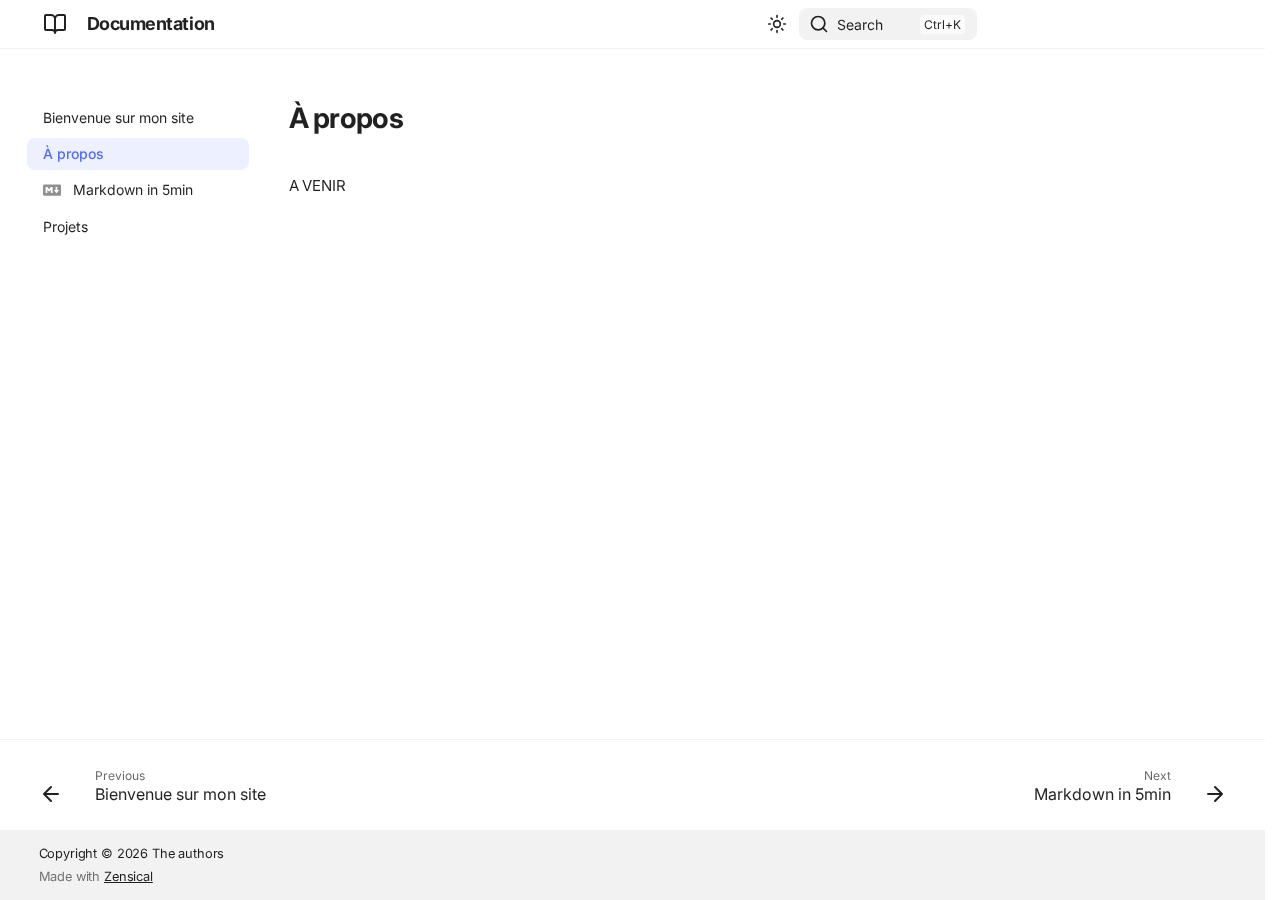
<file: apropos/index.html>
<!doctype html>
<html lang="en" class="no-js">
  <head>
    
      <meta charset="utf-8">
      <meta name="viewport" content="width=device-width,initial-scale=1">
      
        <meta name="description" content="A new project generated from the default template project.">
      
      
        <meta name="author" content="<your name here>">
      
      
      
        <link rel="prev" href="./..">
      
      
        <link rel="next" href="../markdown/">
      
      
        
      
      
      <link rel="icon" href="../assets/images/favicon.png">
      <meta name="generator" content="zensical-0.0.24">
    
    
      
        <title>À propos - Documentation</title>
      
    
    
      
        
      
      <link rel="stylesheet" href="../assets/stylesheets/modern/main.28978c9b.min.css">
      
        
          
        
        <link rel="stylesheet" href="../assets/stylesheets/modern/palette.dfe2e883.min.css">
      
      


    
    
      
    
    
      
        
        
        <link rel="preconnect" href="https://fonts.gstatic.com" crossorigin>
        <link rel="stylesheet" href="https://fonts.googleapis.com/css?family=Inter:300,300i,400,400i,500,500i,700,700i%7CJetBrains+Mono:400,400i,700,700i&display=fallback">
        <style>:root{--md-text-font:"Inter";--md-code-font:"JetBrains Mono"}</style>
      
    
    
    <script>__md_scope=new URL("..",location),__md_hash=e=>[...e].reduce(((e,t)=>(e<<5)-e+t.charCodeAt(0)),0),__md_get=(e,t=localStorage,a=__md_scope)=>JSON.parse(t.getItem(a.pathname+"."+e)),__md_set=(e,t,a=localStorage,_=__md_scope)=>{try{a.setItem(_.pathname+"."+e,JSON.stringify(t))}catch(e){}},document.documentElement.setAttribute("data-platform",navigator.platform)</script>
    
      

    
    
  </head>
  
  
    
    
      
    
    
    
    
    <body dir="ltr" data-md-color-scheme="default" data-md-color-primary="indigo" data-md-color-accent="indigo">
  
    
    <input class="md-toggle" data-md-toggle="drawer" type="checkbox" id="__drawer" autocomplete="off">
    <input class="md-toggle" data-md-toggle="search" type="checkbox" id="__search" autocomplete="off">
    <label class="md-overlay" for="__drawer"></label>
    <div data-md-component="skip">
      
        
        <a href="#a-propos" class="md-skip">
          Skip to content
        </a>
      
    </div>
    <div data-md-component="announce">
      
    </div>
    
    
      

  

<header class="md-header md-header--shadow" data-md-component="header">
  <nav class="md-header__inner md-grid" aria-label="Header">
    <a href="./.." title="Documentation" class="md-header__button md-logo" aria-label="Documentation" data-md-component="logo">
      
  
  <svg xmlns="http://www.w3.org/2000/svg" fill="none" stroke="currentColor" stroke-linecap="round" stroke-linejoin="round" stroke-width="2" class="lucide lucide-book-open" viewBox="0 0 24 24"><path d="M12 7v14M3 18a1 1 0 0 1-1-1V4a1 1 0 0 1 1-1h5a4 4 0 0 1 4 4 4 4 0 0 1 4-4h5a1 1 0 0 1 1 1v13a1 1 0 0 1-1 1h-6a3 3 0 0 0-3 3 3 3 0 0 0-3-3z"/></svg>

    </a>
    <label class="md-header__button md-icon" for="__drawer">
      
      <svg xmlns="http://www.w3.org/2000/svg" fill="none" stroke="currentColor" stroke-linecap="round" stroke-linejoin="round" stroke-width="2" class="lucide lucide-menu" viewBox="0 0 24 24"><path d="M4 5h16M4 12h16M4 19h16"/></svg>
    </label>
    <div class="md-header__title" data-md-component="header-title">
      <div class="md-header__ellipsis">
        <div class="md-header__topic">
          <span class="md-ellipsis">
            Documentation
          </span>
        </div>
        <div class="md-header__topic" data-md-component="header-topic">
          <span class="md-ellipsis">
            
              À propos
            
          </span>
        </div>
      </div>
    </div>
    
      
        <form class="md-header__option" data-md-component="palette">
  
    
    
    
    <input class="md-option" data-md-color-media="none" data-md-color-scheme="default" data-md-color-primary="indigo" data-md-color-accent="indigo"  aria-label="Switch to dark mode"  type="radio" name="__palette" id="__palette_0">
    
      <label class="md-header__button md-icon" title="Switch to dark mode" for="__palette_1" hidden>
        <svg xmlns="http://www.w3.org/2000/svg" fill="none" stroke="currentColor" stroke-linecap="round" stroke-linejoin="round" stroke-width="2" class="lucide lucide-sun" viewBox="0 0 24 24"><circle cx="12" cy="12" r="4"/><path d="M12 2v2M12 20v2M4.93 4.93l1.41 1.41M17.66 17.66l1.41 1.41M2 12h2M20 12h2M6.34 17.66l-1.41 1.41M19.07 4.93l-1.41 1.41"/></svg>
      </label>
    
  
    
    
    
    <input class="md-option" data-md-color-media="none" data-md-color-scheme="slate" data-md-color-primary="indigo" data-md-color-accent="indigo"  aria-label="Switch to light mode"  type="radio" name="__palette" id="__palette_1">
    
      <label class="md-header__button md-icon" title="Switch to light mode" for="__palette_0" hidden>
        <svg xmlns="http://www.w3.org/2000/svg" fill="none" stroke="currentColor" stroke-linecap="round" stroke-linejoin="round" stroke-width="2" class="lucide lucide-moon" viewBox="0 0 24 24"><path d="M20.985 12.486a9 9 0 1 1-9.473-9.472c.405-.022.617.46.402.803a6 6 0 0 0 8.268 8.268c.344-.215.825-.004.803.401"/></svg>
      </label>
    
  
</form>
      
    
    
      <script>var palette=__md_get("__palette");if(palette&&palette.color){if("(prefers-color-scheme)"===palette.color.media){var media=matchMedia("(prefers-color-scheme: light)"),input=document.querySelector(media.matches?"[data-md-color-media='(prefers-color-scheme: light)']":"[data-md-color-media='(prefers-color-scheme: dark)']");palette.color.media=input.getAttribute("data-md-color-media"),palette.color.scheme=input.getAttribute("data-md-color-scheme"),palette.color.primary=input.getAttribute("data-md-color-primary"),palette.color.accent=input.getAttribute("data-md-color-accent")}for(var[key,value]of Object.entries(palette.color))document.body.setAttribute("data-md-color-"+key,value)}</script>
    
    
    
      
      
        <label class="md-header__button md-icon" for="__search">
          
          <svg xmlns="http://www.w3.org/2000/svg" fill="none" stroke="currentColor" stroke-linecap="round" stroke-linejoin="round" stroke-width="2" class="lucide lucide-search" viewBox="0 0 24 24"><path d="m21 21-4.34-4.34"/><circle cx="11" cy="11" r="8"/></svg>
        </label>
        <div class="md-search" data-md-component="search" role="dialog" aria-label="Search">
  <button type="button" class="md-search__button">
    Search
  </button>
</div>
      
    
    <div class="md-header__source">
      
    </div>
  </nav>
  
</header>
    
    <div class="md-container" data-md-component="container">
      
      
        
          
        
      
      <main class="md-main" data-md-component="main">
        <div class="md-main__inner md-grid">
          
            
              
              <div class="md-sidebar md-sidebar--primary" data-md-component="sidebar" data-md-type="navigation" >
                <div class="md-sidebar__scrollwrap">
                  <div class="md-sidebar__inner">
                    



<nav class="md-nav md-nav--primary" aria-label="Navigation" data-md-level="0">
  <label class="md-nav__title" for="__drawer">
    <a href="./.." title="Documentation" class="md-nav__button md-logo" aria-label="Documentation" data-md-component="logo">
      
  
  <svg xmlns="http://www.w3.org/2000/svg" fill="none" stroke="currentColor" stroke-linecap="round" stroke-linejoin="round" stroke-width="2" class="lucide lucide-book-open" viewBox="0 0 24 24"><path d="M12 7v14M3 18a1 1 0 0 1-1-1V4a1 1 0 0 1 1-1h5a4 4 0 0 1 4 4 4 4 0 0 1 4-4h5a1 1 0 0 1 1 1v13a1 1 0 0 1-1 1h-6a3 3 0 0 0-3 3 3 3 0 0 0-3-3z"/></svg>

    </a>
    Documentation
  </label>
  
  <ul class="md-nav__list" data-md-scrollfix>
    
      
      
  
  
  
  
    <li class="md-nav__item">
      <a href="./.." class="md-nav__link">
        
  
  
  <span class="md-ellipsis">
    
  
    Bienvenue sur mon site
  

    
  </span>
  
  

      </a>
    </li>
  

    
      
      
  
  
    
  
  
  
    <li class="md-nav__item md-nav__item--active">
      
      <input class="md-nav__toggle md-toggle" type="checkbox" id="__toc">
      
      
        
      
      
      <a href="././" class="md-nav__link md-nav__link--active">
        
  
  
  <span class="md-ellipsis">
    
  
    À propos
  

    
  </span>
  
  

      </a>
      
    </li>
  

    
      
      
  
  
  
  
    <li class="md-nav__item">
      <a href="../markdown/" class="md-nav__link">
        
  
  
    <svg xmlns="http://www.w3.org/2000/svg" viewBox="0 0 24 24"><path d="M22.27 19.385H1.73A1.73 1.73 0 0 1 0 17.655V6.345a1.73 1.73 0 0 1 1.73-1.73h20.54A1.73 1.73 0 0 1 24 6.345v11.308a1.73 1.73 0 0 1-1.73 1.731zM5.769 15.923v-4.5l2.308 2.885 2.307-2.885v4.5h2.308V8.078h-2.308l-2.307 2.885-2.308-2.885H3.46v7.847zM21.232 12h-2.309V8.077h-2.307V12h-2.308l3.461 4.039z"/></svg>
  
  <span class="md-ellipsis">
    
  
    Markdown in 5min
  

    
  </span>
  
  

      </a>
    </li>
  

    
      
      
  
  
  
  
    <li class="md-nav__item">
      <a href="../projets/" class="md-nav__link">
        
  
  
  <span class="md-ellipsis">
    
  
    Projets
  

    
  </span>
  
  

      </a>
    </li>
  

    
  </ul>
</nav>
                  </div>
                </div>
              </div>
            
            
              
              <div class="md-sidebar md-sidebar--secondary" data-md-component="sidebar" data-md-type="toc" >
                <div class="md-sidebar__scrollwrap">
                  <div class="md-sidebar__inner">
                    


<nav class="md-nav md-nav--secondary" aria-label="On this page">
  
  
  
    
  
  
</nav>
                  </div>
                </div>
              </div>
            
          
          
            <div class="md-content" data-md-component="content">
              
                



  


              
              <article class="md-content__inner md-typeset">
                
                  

<h1 id="a-propos">À propos<a class="headerlink" href="#a-propos" title="Permanent link">&para;</a></h1>
<p>A VENIR</p>














                
              </article>
            </div>
          
          
  <script>var tabs=__md_get("__tabs");if(Array.isArray(tabs))e:for(var set of document.querySelectorAll(".tabbed-set")){var labels=set.querySelector(".tabbed-labels");for(var tab of tabs)for(var label of labels.getElementsByTagName("label"))if(label.innerText.trim()===tab){var input=document.getElementById(label.htmlFor);input.checked=!0;continue e}}</script>

<script>var target=document.getElementById(location.hash.slice(1));target&&target.name&&(target.checked=target.name.startsWith("__tabbed_"))</script>
        </div>
        
          <button type="button" class="md-top md-icon" data-md-component="top" hidden>
  
  <svg xmlns="http://www.w3.org/2000/svg" fill="none" stroke="currentColor" stroke-linecap="round" stroke-linejoin="round" stroke-width="2" class="lucide lucide-circle-arrow-up" viewBox="0 0 24 24"><circle cx="12" cy="12" r="10"/><path d="m16 12-4-4-4 4M12 16V8"/></svg>
  Back to top
</button>
        
      </main>
      
        <footer class="md-footer">
  
    
      
      <nav class="md-footer__inner md-grid" aria-label="Footer" >
        
          
          <a href="./.." class="md-footer__link md-footer__link--prev" aria-label="Previous: Bienvenue sur mon site">
            <div class="md-footer__button md-icon">
              
              <svg xmlns="http://www.w3.org/2000/svg" fill="none" stroke="currentColor" stroke-linecap="round" stroke-linejoin="round" stroke-width="2" class="lucide lucide-arrow-left" viewBox="0 0 24 24"><path d="m12 19-7-7 7-7M19 12H5"/></svg>
            </div>
            <div class="md-footer__title">
              <span class="md-footer__direction">
                Previous
              </span>
              <div class="md-ellipsis">
                Bienvenue sur mon site
              </div>
            </div>
          </a>
        
        
          
          <a href="../markdown/" class="md-footer__link md-footer__link--next" aria-label="Next: Markdown in 5min">
            <div class="md-footer__title">
              <span class="md-footer__direction">
                Next
              </span>
              <div class="md-ellipsis">
                Markdown in 5min
              </div>
            </div>
            <div class="md-footer__button md-icon">
              
              <svg xmlns="http://www.w3.org/2000/svg" fill="none" stroke="currentColor" stroke-linecap="round" stroke-linejoin="round" stroke-width="2" class="lucide lucide-arrow-right" viewBox="0 0 24 24"><path d="M5 12h14M12 5l7 7-7 7"/></svg>
            </div>
          </a>
        
      </nav>
    
  
  <div class="md-footer-meta md-typeset">
    <div class="md-footer-meta__inner md-grid">
      <div class="md-copyright">
  
    <div class="md-copyright__highlight">
      Copyright &copy; 2026 The authors

    </div>
  
  
    Made with
    <a href="https://zensical.org/" target="_blank" rel="noopener">
      Zensical
    </a>
  
</div>
      
    </div>
  </div>
</footer>
      
    </div>
    <div class="md-dialog" data-md-component="dialog">
      <div class="md-dialog__inner md-typeset"></div>
    </div>
    
    
    
      
      
      
      <script id="__config" type="application/json">{"annotate":null,"base":"..","features":["announce.dismiss","content.code.annotate","content.code.copy","content.code.select","content.footnote.tooltips","content.tabs.link","content.tooltips","navigation.footer","navigation.indexes","navigation.instant","navigation.instant.prefetch","navigation.path","navigation.sections","navigation.top","navigation.tracking","search.highlight"],"search":"../assets/javascripts/workers/search.e2d2d235.min.js","tags":null,"translations":{"clipboard.copied":"Copied to clipboard","clipboard.copy":"Copy to clipboard","search.result.more.one":"1 more on this page","search.result.more.other":"# more on this page","search.result.none":"No matching documents","search.result.one":"1 matching document","search.result.other":"# matching documents","search.result.placeholder":"Type to start searching","search.result.term.missing":"Missing","select.version":"Select version"},"version":null}</script>
    
    
      <script src="../assets/javascripts/bundle.16f8adc2.min.js"></script>
      
    
  </body>
</html>
</file>
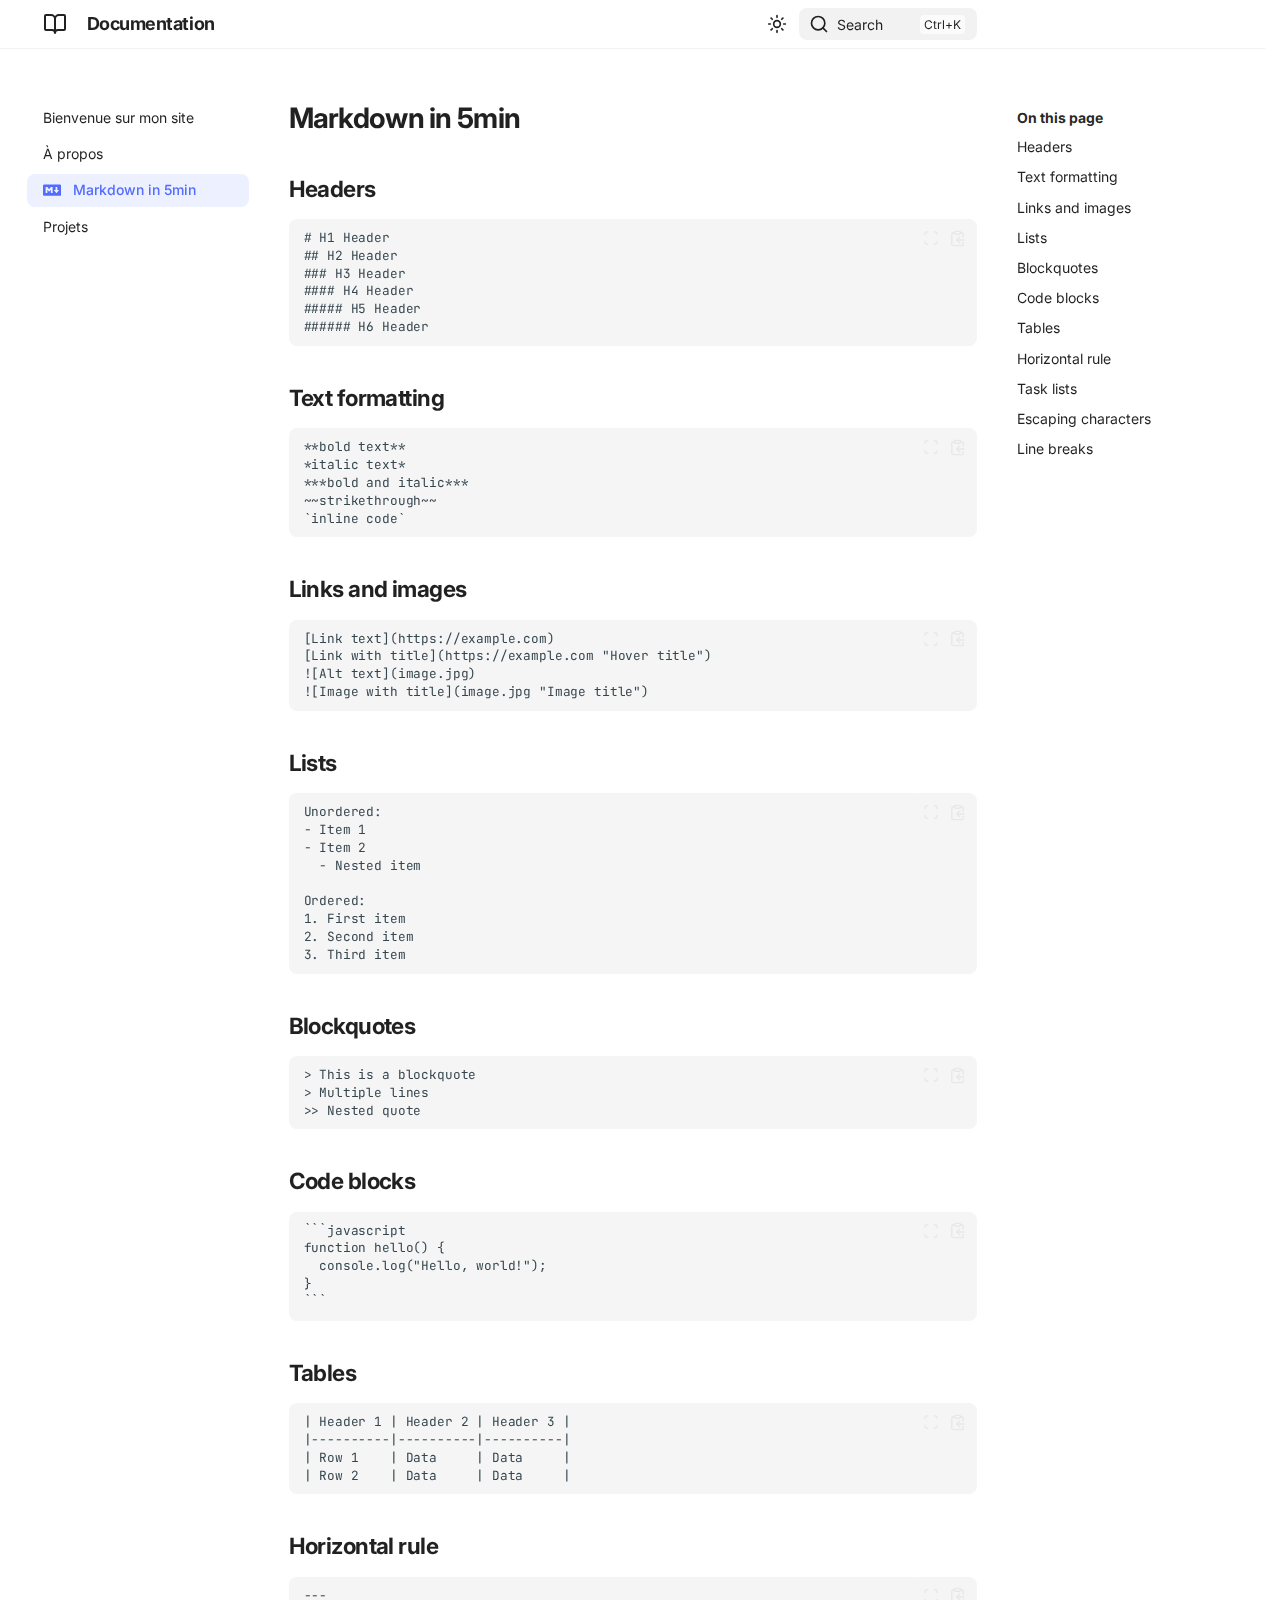
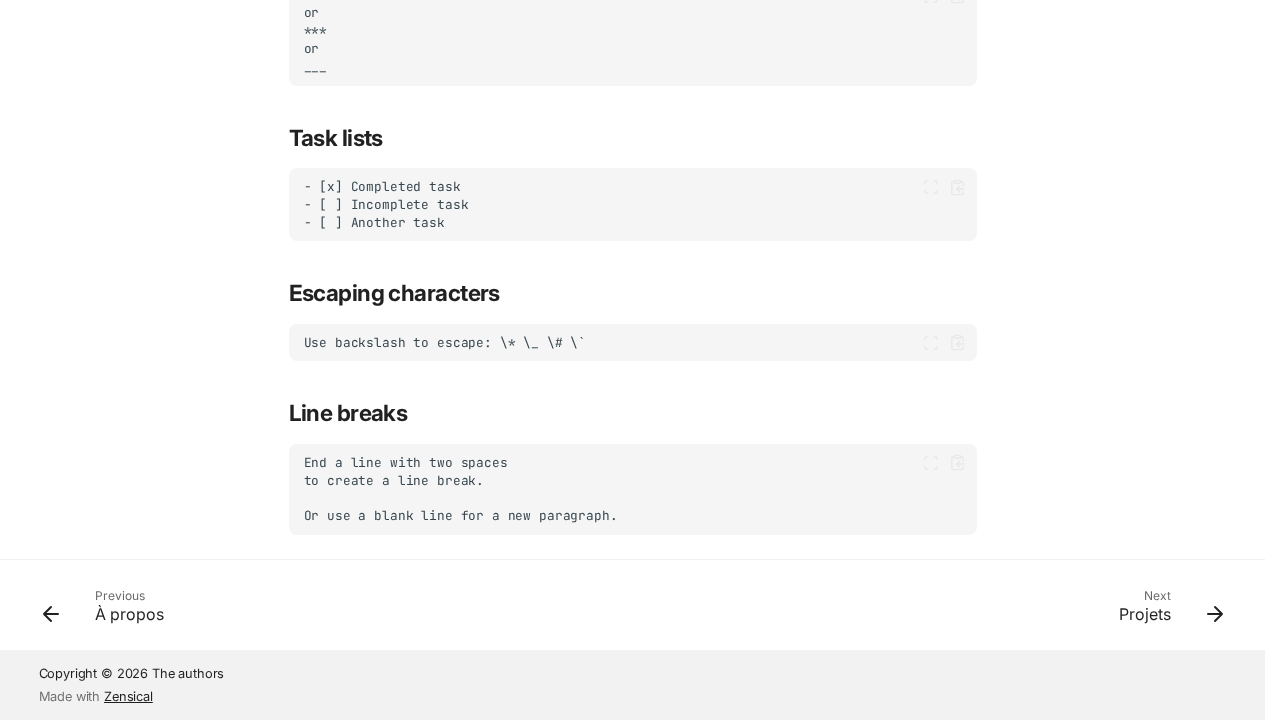
<file: markdown/index.html>
<!doctype html>
<html lang="en" class="no-js">
  <head>
    
      <meta charset="utf-8">
      <meta name="viewport" content="width=device-width,initial-scale=1">
      
        <meta name="description" content="A new project generated from the default template project.">
      
      
        <meta name="author" content="<your name here>">
      
      
      
        <link rel="prev" href="../apropos/">
      
      
        <link rel="next" href="../projets/">
      
      
        
      
      
      <link rel="icon" href="../assets/images/favicon.png">
      <meta name="generator" content="zensical-0.0.24">
    
    
      
        <title>Markdown in 5min - Documentation</title>
      
    
    
      
        
      
      <link rel="stylesheet" href="../assets/stylesheets/modern/main.28978c9b.min.css">
      
        
          
        
        <link rel="stylesheet" href="../assets/stylesheets/modern/palette.dfe2e883.min.css">
      
      


    
    
      
    
    
      
        
        
        <link rel="preconnect" href="https://fonts.gstatic.com" crossorigin>
        <link rel="stylesheet" href="https://fonts.googleapis.com/css?family=Inter:300,300i,400,400i,500,500i,700,700i%7CJetBrains+Mono:400,400i,700,700i&display=fallback">
        <style>:root{--md-text-font:"Inter";--md-code-font:"JetBrains Mono"}</style>
      
    
    
    <script>__md_scope=new URL("..",location),__md_hash=e=>[...e].reduce(((e,t)=>(e<<5)-e+t.charCodeAt(0)),0),__md_get=(e,t=localStorage,a=__md_scope)=>JSON.parse(t.getItem(a.pathname+"."+e)),__md_set=(e,t,a=localStorage,_=__md_scope)=>{try{a.setItem(_.pathname+"."+e,JSON.stringify(t))}catch(e){}},document.documentElement.setAttribute("data-platform",navigator.platform)</script>
    
      

    
    
  </head>
  
  
    
    
      
    
    
    
    
    <body dir="ltr" data-md-color-scheme="default" data-md-color-primary="indigo" data-md-color-accent="indigo">
  
    
    <input class="md-toggle" data-md-toggle="drawer" type="checkbox" id="__drawer" autocomplete="off">
    <input class="md-toggle" data-md-toggle="search" type="checkbox" id="__search" autocomplete="off">
    <label class="md-overlay" for="__drawer"></label>
    <div data-md-component="skip">
      
        
        <a href="#markdown-in-5min" class="md-skip">
          Skip to content
        </a>
      
    </div>
    <div data-md-component="announce">
      
    </div>
    
    
      

  

<header class="md-header md-header--shadow" data-md-component="header">
  <nav class="md-header__inner md-grid" aria-label="Header">
    <a href="./.." title="Documentation" class="md-header__button md-logo" aria-label="Documentation" data-md-component="logo">
      
  
  <svg xmlns="http://www.w3.org/2000/svg" fill="none" stroke="currentColor" stroke-linecap="round" stroke-linejoin="round" stroke-width="2" class="lucide lucide-book-open" viewBox="0 0 24 24"><path d="M12 7v14M3 18a1 1 0 0 1-1-1V4a1 1 0 0 1 1-1h5a4 4 0 0 1 4 4 4 4 0 0 1 4-4h5a1 1 0 0 1 1 1v13a1 1 0 0 1-1 1h-6a3 3 0 0 0-3 3 3 3 0 0 0-3-3z"/></svg>

    </a>
    <label class="md-header__button md-icon" for="__drawer">
      
      <svg xmlns="http://www.w3.org/2000/svg" fill="none" stroke="currentColor" stroke-linecap="round" stroke-linejoin="round" stroke-width="2" class="lucide lucide-menu" viewBox="0 0 24 24"><path d="M4 5h16M4 12h16M4 19h16"/></svg>
    </label>
    <div class="md-header__title" data-md-component="header-title">
      <div class="md-header__ellipsis">
        <div class="md-header__topic">
          <span class="md-ellipsis">
            Documentation
          </span>
        </div>
        <div class="md-header__topic" data-md-component="header-topic">
          <span class="md-ellipsis">
            
              Markdown in 5min
            
          </span>
        </div>
      </div>
    </div>
    
      
        <form class="md-header__option" data-md-component="palette">
  
    
    
    
    <input class="md-option" data-md-color-media="none" data-md-color-scheme="default" data-md-color-primary="indigo" data-md-color-accent="indigo"  aria-label="Switch to dark mode"  type="radio" name="__palette" id="__palette_0">
    
      <label class="md-header__button md-icon" title="Switch to dark mode" for="__palette_1" hidden>
        <svg xmlns="http://www.w3.org/2000/svg" fill="none" stroke="currentColor" stroke-linecap="round" stroke-linejoin="round" stroke-width="2" class="lucide lucide-sun" viewBox="0 0 24 24"><circle cx="12" cy="12" r="4"/><path d="M12 2v2M12 20v2M4.93 4.93l1.41 1.41M17.66 17.66l1.41 1.41M2 12h2M20 12h2M6.34 17.66l-1.41 1.41M19.07 4.93l-1.41 1.41"/></svg>
      </label>
    
  
    
    
    
    <input class="md-option" data-md-color-media="none" data-md-color-scheme="slate" data-md-color-primary="indigo" data-md-color-accent="indigo"  aria-label="Switch to light mode"  type="radio" name="__palette" id="__palette_1">
    
      <label class="md-header__button md-icon" title="Switch to light mode" for="__palette_0" hidden>
        <svg xmlns="http://www.w3.org/2000/svg" fill="none" stroke="currentColor" stroke-linecap="round" stroke-linejoin="round" stroke-width="2" class="lucide lucide-moon" viewBox="0 0 24 24"><path d="M20.985 12.486a9 9 0 1 1-9.473-9.472c.405-.022.617.46.402.803a6 6 0 0 0 8.268 8.268c.344-.215.825-.004.803.401"/></svg>
      </label>
    
  
</form>
      
    
    
      <script>var palette=__md_get("__palette");if(palette&&palette.color){if("(prefers-color-scheme)"===palette.color.media){var media=matchMedia("(prefers-color-scheme: light)"),input=document.querySelector(media.matches?"[data-md-color-media='(prefers-color-scheme: light)']":"[data-md-color-media='(prefers-color-scheme: dark)']");palette.color.media=input.getAttribute("data-md-color-media"),palette.color.scheme=input.getAttribute("data-md-color-scheme"),palette.color.primary=input.getAttribute("data-md-color-primary"),palette.color.accent=input.getAttribute("data-md-color-accent")}for(var[key,value]of Object.entries(palette.color))document.body.setAttribute("data-md-color-"+key,value)}</script>
    
    
    
      
      
        <label class="md-header__button md-icon" for="__search">
          
          <svg xmlns="http://www.w3.org/2000/svg" fill="none" stroke="currentColor" stroke-linecap="round" stroke-linejoin="round" stroke-width="2" class="lucide lucide-search" viewBox="0 0 24 24"><path d="m21 21-4.34-4.34"/><circle cx="11" cy="11" r="8"/></svg>
        </label>
        <div class="md-search" data-md-component="search" role="dialog" aria-label="Search">
  <button type="button" class="md-search__button">
    Search
  </button>
</div>
      
    
    <div class="md-header__source">
      
    </div>
  </nav>
  
</header>
    
    <div class="md-container" data-md-component="container">
      
      
        
          
        
      
      <main class="md-main" data-md-component="main">
        <div class="md-main__inner md-grid">
          
            
              
              <div class="md-sidebar md-sidebar--primary" data-md-component="sidebar" data-md-type="navigation" >
                <div class="md-sidebar__scrollwrap">
                  <div class="md-sidebar__inner">
                    



<nav class="md-nav md-nav--primary" aria-label="Navigation" data-md-level="0">
  <label class="md-nav__title" for="__drawer">
    <a href="./.." title="Documentation" class="md-nav__button md-logo" aria-label="Documentation" data-md-component="logo">
      
  
  <svg xmlns="http://www.w3.org/2000/svg" fill="none" stroke="currentColor" stroke-linecap="round" stroke-linejoin="round" stroke-width="2" class="lucide lucide-book-open" viewBox="0 0 24 24"><path d="M12 7v14M3 18a1 1 0 0 1-1-1V4a1 1 0 0 1 1-1h5a4 4 0 0 1 4 4 4 4 0 0 1 4-4h5a1 1 0 0 1 1 1v13a1 1 0 0 1-1 1h-6a3 3 0 0 0-3 3 3 3 0 0 0-3-3z"/></svg>

    </a>
    Documentation
  </label>
  
  <ul class="md-nav__list" data-md-scrollfix>
    
      
      
  
  
  
  
    <li class="md-nav__item">
      <a href="./.." class="md-nav__link">
        
  
  
  <span class="md-ellipsis">
    
  
    Bienvenue sur mon site
  

    
  </span>
  
  

      </a>
    </li>
  

    
      
      
  
  
  
  
    <li class="md-nav__item">
      <a href="../apropos/" class="md-nav__link">
        
  
  
  <span class="md-ellipsis">
    
  
    À propos
  

    
  </span>
  
  

      </a>
    </li>
  

    
      
      
  
  
    
  
  
  
    <li class="md-nav__item md-nav__item--active">
      
      <input class="md-nav__toggle md-toggle" type="checkbox" id="__toc">
      
      
        
      
      
        <label class="md-nav__link md-nav__link--active" for="__toc">
          
  
  
    <svg xmlns="http://www.w3.org/2000/svg" viewBox="0 0 24 24"><path d="M22.27 19.385H1.73A1.73 1.73 0 0 1 0 17.655V6.345a1.73 1.73 0 0 1 1.73-1.73h20.54A1.73 1.73 0 0 1 24 6.345v11.308a1.73 1.73 0 0 1-1.73 1.731zM5.769 15.923v-4.5l2.308 2.885 2.307-2.885v4.5h2.308V8.078h-2.308l-2.307 2.885-2.308-2.885H3.46v7.847zM21.232 12h-2.309V8.077h-2.307V12h-2.308l3.461 4.039z"/></svg>
  
  <span class="md-ellipsis">
    
  
    Markdown in 5min
  

    
  </span>
  
  

          <span class="md-nav__icon md-icon"></span>
        </label>
      
      <a href="././" class="md-nav__link md-nav__link--active">
        
  
  
    <svg xmlns="http://www.w3.org/2000/svg" viewBox="0 0 24 24"><path d="M22.27 19.385H1.73A1.73 1.73 0 0 1 0 17.655V6.345a1.73 1.73 0 0 1 1.73-1.73h20.54A1.73 1.73 0 0 1 24 6.345v11.308a1.73 1.73 0 0 1-1.73 1.731zM5.769 15.923v-4.5l2.308 2.885 2.307-2.885v4.5h2.308V8.078h-2.308l-2.307 2.885-2.308-2.885H3.46v7.847zM21.232 12h-2.309V8.077h-2.307V12h-2.308l3.461 4.039z"/></svg>
  
  <span class="md-ellipsis">
    
  
    Markdown in 5min
  

    
  </span>
  
  

      </a>
      
        


<nav class="md-nav md-nav--secondary" aria-label="On this page">
  
  
  
    
  
  
    <label class="md-nav__title" for="__toc">
      <span class="md-nav__icon md-icon"></span>
      On this page
    </label>
    <ul class="md-nav__list" data-md-component="toc" data-md-scrollfix>
      
        <li class="md-nav__item">
  <a href="#headers" class="md-nav__link">
    <span class="md-ellipsis">
      
        Headers
      
    </span>
  </a>
  
</li>
      
        <li class="md-nav__item">
  <a href="#text-formatting" class="md-nav__link">
    <span class="md-ellipsis">
      
        Text formatting
      
    </span>
  </a>
  
</li>
      
        <li class="md-nav__item">
  <a href="#links-and-images" class="md-nav__link">
    <span class="md-ellipsis">
      
        Links and images
      
    </span>
  </a>
  
</li>
      
        <li class="md-nav__item">
  <a href="#lists" class="md-nav__link">
    <span class="md-ellipsis">
      
        Lists
      
    </span>
  </a>
  
</li>
      
        <li class="md-nav__item">
  <a href="#blockquotes" class="md-nav__link">
    <span class="md-ellipsis">
      
        Blockquotes
      
    </span>
  </a>
  
</li>
      
        <li class="md-nav__item">
  <a href="#code-blocks" class="md-nav__link">
    <span class="md-ellipsis">
      
        Code blocks
      
    </span>
  </a>
  
</li>
      
        <li class="md-nav__item">
  <a href="#tables" class="md-nav__link">
    <span class="md-ellipsis">
      
        Tables
      
    </span>
  </a>
  
</li>
      
        <li class="md-nav__item">
  <a href="#horizontal-rule" class="md-nav__link">
    <span class="md-ellipsis">
      
        Horizontal rule
      
    </span>
  </a>
  
</li>
      
        <li class="md-nav__item">
  <a href="#task-lists" class="md-nav__link">
    <span class="md-ellipsis">
      
        Task lists
      
    </span>
  </a>
  
</li>
      
        <li class="md-nav__item">
  <a href="#escaping-characters" class="md-nav__link">
    <span class="md-ellipsis">
      
        Escaping characters
      
    </span>
  </a>
  
</li>
      
        <li class="md-nav__item">
  <a href="#line-breaks" class="md-nav__link">
    <span class="md-ellipsis">
      
        Line breaks
      
    </span>
  </a>
  
</li>
      
    </ul>
  
</nav>
      
    </li>
  

    
      
      
  
  
  
  
    <li class="md-nav__item">
      <a href="../projets/" class="md-nav__link">
        
  
  
  <span class="md-ellipsis">
    
  
    Projets
  

    
  </span>
  
  

      </a>
    </li>
  

    
  </ul>
</nav>
                  </div>
                </div>
              </div>
            
            
              
              <div class="md-sidebar md-sidebar--secondary" data-md-component="sidebar" data-md-type="toc" >
                <div class="md-sidebar__scrollwrap">
                  <div class="md-sidebar__inner">
                    


<nav class="md-nav md-nav--secondary" aria-label="On this page">
  
  
  
    
  
  
    <label class="md-nav__title" for="__toc">
      <span class="md-nav__icon md-icon"></span>
      On this page
    </label>
    <ul class="md-nav__list" data-md-component="toc" data-md-scrollfix>
      
        <li class="md-nav__item">
  <a href="#headers" class="md-nav__link">
    <span class="md-ellipsis">
      
        Headers
      
    </span>
  </a>
  
</li>
      
        <li class="md-nav__item">
  <a href="#text-formatting" class="md-nav__link">
    <span class="md-ellipsis">
      
        Text formatting
      
    </span>
  </a>
  
</li>
      
        <li class="md-nav__item">
  <a href="#links-and-images" class="md-nav__link">
    <span class="md-ellipsis">
      
        Links and images
      
    </span>
  </a>
  
</li>
      
        <li class="md-nav__item">
  <a href="#lists" class="md-nav__link">
    <span class="md-ellipsis">
      
        Lists
      
    </span>
  </a>
  
</li>
      
        <li class="md-nav__item">
  <a href="#blockquotes" class="md-nav__link">
    <span class="md-ellipsis">
      
        Blockquotes
      
    </span>
  </a>
  
</li>
      
        <li class="md-nav__item">
  <a href="#code-blocks" class="md-nav__link">
    <span class="md-ellipsis">
      
        Code blocks
      
    </span>
  </a>
  
</li>
      
        <li class="md-nav__item">
  <a href="#tables" class="md-nav__link">
    <span class="md-ellipsis">
      
        Tables
      
    </span>
  </a>
  
</li>
      
        <li class="md-nav__item">
  <a href="#horizontal-rule" class="md-nav__link">
    <span class="md-ellipsis">
      
        Horizontal rule
      
    </span>
  </a>
  
</li>
      
        <li class="md-nav__item">
  <a href="#task-lists" class="md-nav__link">
    <span class="md-ellipsis">
      
        Task lists
      
    </span>
  </a>
  
</li>
      
        <li class="md-nav__item">
  <a href="#escaping-characters" class="md-nav__link">
    <span class="md-ellipsis">
      
        Escaping characters
      
    </span>
  </a>
  
</li>
      
        <li class="md-nav__item">
  <a href="#line-breaks" class="md-nav__link">
    <span class="md-ellipsis">
      
        Line breaks
      
    </span>
  </a>
  
</li>
      
    </ul>
  
</nav>
                  </div>
                </div>
              </div>
            
          
          
            <div class="md-content" data-md-component="content">
              
                



  


              
              <article class="md-content__inner md-typeset">
                
                  

<h1 id="markdown-in-5min">Markdown in 5min<a class="headerlink" href="#markdown-in-5min" title="Permanent link">&para;</a></h1>
<h2 id="headers">Headers<a class="headerlink" href="#headers" title="Permanent link">&para;</a></h2>
<div class="language-text highlight"><pre><span></span><code><span id="__span-0-1"><a id="__codelineno-0-1" name="__codelineno-0-1" href="#__codelineno-0-1"></a># H1 Header
</span><span id="__span-0-2"><a id="__codelineno-0-2" name="__codelineno-0-2" href="#__codelineno-0-2"></a>## H2 Header
</span><span id="__span-0-3"><a id="__codelineno-0-3" name="__codelineno-0-3" href="#__codelineno-0-3"></a>### H3 Header
</span><span id="__span-0-4"><a id="__codelineno-0-4" name="__codelineno-0-4" href="#__codelineno-0-4"></a>#### H4 Header
</span><span id="__span-0-5"><a id="__codelineno-0-5" name="__codelineno-0-5" href="#__codelineno-0-5"></a>##### H5 Header
</span><span id="__span-0-6"><a id="__codelineno-0-6" name="__codelineno-0-6" href="#__codelineno-0-6"></a>###### H6 Header
</span></code></pre></div>
<h2 id="text-formatting">Text formatting<a class="headerlink" href="#text-formatting" title="Permanent link">&para;</a></h2>
<div class="language-text highlight"><pre><span></span><code><span id="__span-1-1"><a id="__codelineno-1-1" name="__codelineno-1-1" href="#__codelineno-1-1"></a>**bold text**
</span><span id="__span-1-2"><a id="__codelineno-1-2" name="__codelineno-1-2" href="#__codelineno-1-2"></a>*italic text*
</span><span id="__span-1-3"><a id="__codelineno-1-3" name="__codelineno-1-3" href="#__codelineno-1-3"></a>***bold and italic***
</span><span id="__span-1-4"><a id="__codelineno-1-4" name="__codelineno-1-4" href="#__codelineno-1-4"></a>~~strikethrough~~
</span><span id="__span-1-5"><a id="__codelineno-1-5" name="__codelineno-1-5" href="#__codelineno-1-5"></a>`inline code`
</span></code></pre></div>
<h2 id="links-and-images">Links and images<a class="headerlink" href="#links-and-images" title="Permanent link">&para;</a></h2>
<div class="language-text highlight"><pre><span></span><code><span id="__span-2-1"><a id="__codelineno-2-1" name="__codelineno-2-1" href="#__codelineno-2-1"></a>[Link text](https://example.com)
</span><span id="__span-2-2"><a id="__codelineno-2-2" name="__codelineno-2-2" href="#__codelineno-2-2"></a>[Link with title](https://example.com &quot;Hover title&quot;)
</span><span id="__span-2-3"><a id="__codelineno-2-3" name="__codelineno-2-3" href="#__codelineno-2-3"></a>![Alt text](image.jpg)
</span><span id="__span-2-4"><a id="__codelineno-2-4" name="__codelineno-2-4" href="#__codelineno-2-4"></a>![Image with title](image.jpg &quot;Image title&quot;)
</span></code></pre></div>
<h2 id="lists">Lists<a class="headerlink" href="#lists" title="Permanent link">&para;</a></h2>
<div class="language-text highlight"><pre><span></span><code><span id="__span-3-1"><a id="__codelineno-3-1" name="__codelineno-3-1" href="#__codelineno-3-1"></a>Unordered:
</span><span id="__span-3-2"><a id="__codelineno-3-2" name="__codelineno-3-2" href="#__codelineno-3-2"></a>- Item 1
</span><span id="__span-3-3"><a id="__codelineno-3-3" name="__codelineno-3-3" href="#__codelineno-3-3"></a>- Item 2
</span><span id="__span-3-4"><a id="__codelineno-3-4" name="__codelineno-3-4" href="#__codelineno-3-4"></a>  - Nested item
</span><span id="__span-3-5"><a id="__codelineno-3-5" name="__codelineno-3-5" href="#__codelineno-3-5"></a>
</span><span id="__span-3-6"><a id="__codelineno-3-6" name="__codelineno-3-6" href="#__codelineno-3-6"></a>Ordered:
</span><span id="__span-3-7"><a id="__codelineno-3-7" name="__codelineno-3-7" href="#__codelineno-3-7"></a>1. First item
</span><span id="__span-3-8"><a id="__codelineno-3-8" name="__codelineno-3-8" href="#__codelineno-3-8"></a>2. Second item
</span><span id="__span-3-9"><a id="__codelineno-3-9" name="__codelineno-3-9" href="#__codelineno-3-9"></a>3. Third item
</span></code></pre></div>
<h2 id="blockquotes">Blockquotes<a class="headerlink" href="#blockquotes" title="Permanent link">&para;</a></h2>
<div class="language-text highlight"><pre><span></span><code><span id="__span-4-1"><a id="__codelineno-4-1" name="__codelineno-4-1" href="#__codelineno-4-1"></a>&gt; This is a blockquote
</span><span id="__span-4-2"><a id="__codelineno-4-2" name="__codelineno-4-2" href="#__codelineno-4-2"></a>&gt; Multiple lines
</span><span id="__span-4-3"><a id="__codelineno-4-3" name="__codelineno-4-3" href="#__codelineno-4-3"></a>&gt;&gt; Nested quote
</span></code></pre></div>
<h2 id="code-blocks">Code blocks<a class="headerlink" href="#code-blocks" title="Permanent link">&para;</a></h2>
<div class="language-text highlight"><pre><span></span><code><span id="__span-5-1"><a id="__codelineno-5-1" name="__codelineno-5-1" href="#__codelineno-5-1"></a>```javascript
</span><span id="__span-5-2"><a id="__codelineno-5-2" name="__codelineno-5-2" href="#__codelineno-5-2"></a>function hello() {
</span><span id="__span-5-3"><a id="__codelineno-5-3" name="__codelineno-5-3" href="#__codelineno-5-3"></a>  console.log(&quot;Hello, world!&quot;);
</span><span id="__span-5-4"><a id="__codelineno-5-4" name="__codelineno-5-4" href="#__codelineno-5-4"></a>}
</span><span id="__span-5-5"><a id="__codelineno-5-5" name="__codelineno-5-5" href="#__codelineno-5-5"></a>```
</span></code></pre></div>
<h2 id="tables">Tables<a class="headerlink" href="#tables" title="Permanent link">&para;</a></h2>
<div class="language-text highlight"><pre><span></span><code><span id="__span-6-1"><a id="__codelineno-6-1" name="__codelineno-6-1" href="#__codelineno-6-1"></a>| Header 1 | Header 2 | Header 3 |
</span><span id="__span-6-2"><a id="__codelineno-6-2" name="__codelineno-6-2" href="#__codelineno-6-2"></a>|----------|----------|----------|
</span><span id="__span-6-3"><a id="__codelineno-6-3" name="__codelineno-6-3" href="#__codelineno-6-3"></a>| Row 1    | Data     | Data     |
</span><span id="__span-6-4"><a id="__codelineno-6-4" name="__codelineno-6-4" href="#__codelineno-6-4"></a>| Row 2    | Data     | Data     |
</span></code></pre></div>
<h2 id="horizontal-rule">Horizontal rule<a class="headerlink" href="#horizontal-rule" title="Permanent link">&para;</a></h2>
<div class="language-text highlight"><pre><span></span><code><span id="__span-7-1"><a id="__codelineno-7-1" name="__codelineno-7-1" href="#__codelineno-7-1"></a>---
</span><span id="__span-7-2"><a id="__codelineno-7-2" name="__codelineno-7-2" href="#__codelineno-7-2"></a>or
</span><span id="__span-7-3"><a id="__codelineno-7-3" name="__codelineno-7-3" href="#__codelineno-7-3"></a>***
</span><span id="__span-7-4"><a id="__codelineno-7-4" name="__codelineno-7-4" href="#__codelineno-7-4"></a>or
</span><span id="__span-7-5"><a id="__codelineno-7-5" name="__codelineno-7-5" href="#__codelineno-7-5"></a>___
</span></code></pre></div>
<h2 id="task-lists">Task lists<a class="headerlink" href="#task-lists" title="Permanent link">&para;</a></h2>
<div class="language-text highlight"><pre><span></span><code><span id="__span-8-1"><a id="__codelineno-8-1" name="__codelineno-8-1" href="#__codelineno-8-1"></a>- [x] Completed task
</span><span id="__span-8-2"><a id="__codelineno-8-2" name="__codelineno-8-2" href="#__codelineno-8-2"></a>- [ ] Incomplete task
</span><span id="__span-8-3"><a id="__codelineno-8-3" name="__codelineno-8-3" href="#__codelineno-8-3"></a>- [ ] Another task
</span></code></pre></div>
<h2 id="escaping-characters">Escaping characters<a class="headerlink" href="#escaping-characters" title="Permanent link">&para;</a></h2>
<div class="language-text highlight"><pre><span></span><code><span id="__span-9-1"><a id="__codelineno-9-1" name="__codelineno-9-1" href="#__codelineno-9-1"></a>Use backslash to escape: \* \_ \# \`
</span></code></pre></div>
<h2 id="line-breaks">Line breaks<a class="headerlink" href="#line-breaks" title="Permanent link">&para;</a></h2>
<div class="language-text highlight"><pre><span></span><code><span id="__span-10-1"><a id="__codelineno-10-1" name="__codelineno-10-1" href="#__codelineno-10-1"></a>End a line with two spaces  
</span><span id="__span-10-2"><a id="__codelineno-10-2" name="__codelineno-10-2" href="#__codelineno-10-2"></a>to create a line break.
</span><span id="__span-10-3"><a id="__codelineno-10-3" name="__codelineno-10-3" href="#__codelineno-10-3"></a>
</span><span id="__span-10-4"><a id="__codelineno-10-4" name="__codelineno-10-4" href="#__codelineno-10-4"></a>Or use a blank line for a new paragraph.
</span></code></pre></div>









  
  






                
              </article>
            </div>
          
          
  <script>var tabs=__md_get("__tabs");if(Array.isArray(tabs))e:for(var set of document.querySelectorAll(".tabbed-set")){var labels=set.querySelector(".tabbed-labels");for(var tab of tabs)for(var label of labels.getElementsByTagName("label"))if(label.innerText.trim()===tab){var input=document.getElementById(label.htmlFor);input.checked=!0;continue e}}</script>

<script>var target=document.getElementById(location.hash.slice(1));target&&target.name&&(target.checked=target.name.startsWith("__tabbed_"))</script>
        </div>
        
          <button type="button" class="md-top md-icon" data-md-component="top" hidden>
  
  <svg xmlns="http://www.w3.org/2000/svg" fill="none" stroke="currentColor" stroke-linecap="round" stroke-linejoin="round" stroke-width="2" class="lucide lucide-circle-arrow-up" viewBox="0 0 24 24"><circle cx="12" cy="12" r="10"/><path d="m16 12-4-4-4 4M12 16V8"/></svg>
  Back to top
</button>
        
      </main>
      
        <footer class="md-footer">
  
    
      
      <nav class="md-footer__inner md-grid" aria-label="Footer" >
        
          
          <a href="../apropos/" class="md-footer__link md-footer__link--prev" aria-label="Previous: À propos">
            <div class="md-footer__button md-icon">
              
              <svg xmlns="http://www.w3.org/2000/svg" fill="none" stroke="currentColor" stroke-linecap="round" stroke-linejoin="round" stroke-width="2" class="lucide lucide-arrow-left" viewBox="0 0 24 24"><path d="m12 19-7-7 7-7M19 12H5"/></svg>
            </div>
            <div class="md-footer__title">
              <span class="md-footer__direction">
                Previous
              </span>
              <div class="md-ellipsis">
                À propos
              </div>
            </div>
          </a>
        
        
          
          <a href="../projets/" class="md-footer__link md-footer__link--next" aria-label="Next: Projets">
            <div class="md-footer__title">
              <span class="md-footer__direction">
                Next
              </span>
              <div class="md-ellipsis">
                Projets
              </div>
            </div>
            <div class="md-footer__button md-icon">
              
              <svg xmlns="http://www.w3.org/2000/svg" fill="none" stroke="currentColor" stroke-linecap="round" stroke-linejoin="round" stroke-width="2" class="lucide lucide-arrow-right" viewBox="0 0 24 24"><path d="M5 12h14M12 5l7 7-7 7"/></svg>
            </div>
          </a>
        
      </nav>
    
  
  <div class="md-footer-meta md-typeset">
    <div class="md-footer-meta__inner md-grid">
      <div class="md-copyright">
  
    <div class="md-copyright__highlight">
      Copyright &copy; 2026 The authors

    </div>
  
  
    Made with
    <a href="https://zensical.org/" target="_blank" rel="noopener">
      Zensical
    </a>
  
</div>
      
    </div>
  </div>
</footer>
      
    </div>
    <div class="md-dialog" data-md-component="dialog">
      <div class="md-dialog__inner md-typeset"></div>
    </div>
    
    
    
      
      
      
      <script id="__config" type="application/json">{"annotate":null,"base":"..","features":["announce.dismiss","content.code.annotate","content.code.copy","content.code.select","content.footnote.tooltips","content.tabs.link","content.tooltips","navigation.footer","navigation.indexes","navigation.instant","navigation.instant.prefetch","navigation.path","navigation.sections","navigation.top","navigation.tracking","search.highlight"],"search":"../assets/javascripts/workers/search.e2d2d235.min.js","tags":null,"translations":{"clipboard.copied":"Copied to clipboard","clipboard.copy":"Copy to clipboard","search.result.more.one":"1 more on this page","search.result.more.other":"# more on this page","search.result.none":"No matching documents","search.result.one":"1 matching document","search.result.other":"# matching documents","search.result.placeholder":"Type to start searching","search.result.term.missing":"Missing","select.version":"Select version"},"version":null}</script>
    
    
      <script src="../assets/javascripts/bundle.16f8adc2.min.js"></script>
      
    
  </body>
</html>
</file>
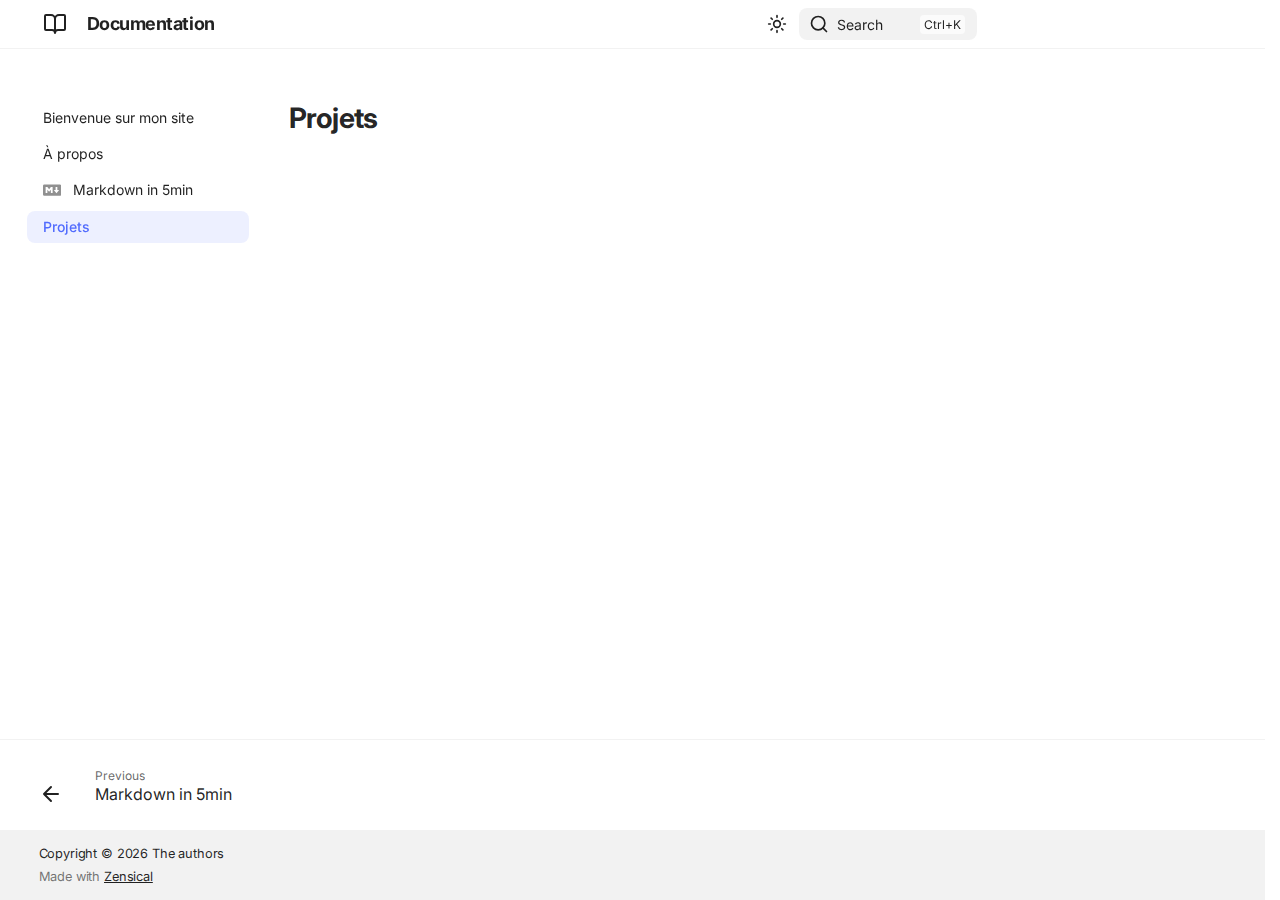
<file: projets/index.html>
<!doctype html>
<html lang="en" class="no-js">
  <head>
    
      <meta charset="utf-8">
      <meta name="viewport" content="width=device-width,initial-scale=1">
      
        <meta name="description" content="A new project generated from the default template project.">
      
      
        <meta name="author" content="<your name here>">
      
      
      
        <link rel="prev" href="../markdown/">
      
      
      
        
      
      
      <link rel="icon" href="../assets/images/favicon.png">
      <meta name="generator" content="zensical-0.0.24">
    
    
      
        <title>Projets - Documentation</title>
      
    
    
      
        
      
      <link rel="stylesheet" href="../assets/stylesheets/modern/main.28978c9b.min.css">
      
        
          
        
        <link rel="stylesheet" href="../assets/stylesheets/modern/palette.dfe2e883.min.css">
      
      


    
    
      
    
    
      
        
        
        <link rel="preconnect" href="https://fonts.gstatic.com" crossorigin>
        <link rel="stylesheet" href="https://fonts.googleapis.com/css?family=Inter:300,300i,400,400i,500,500i,700,700i%7CJetBrains+Mono:400,400i,700,700i&display=fallback">
        <style>:root{--md-text-font:"Inter";--md-code-font:"JetBrains Mono"}</style>
      
    
    
    <script>__md_scope=new URL("..",location),__md_hash=e=>[...e].reduce(((e,t)=>(e<<5)-e+t.charCodeAt(0)),0),__md_get=(e,t=localStorage,a=__md_scope)=>JSON.parse(t.getItem(a.pathname+"."+e)),__md_set=(e,t,a=localStorage,_=__md_scope)=>{try{a.setItem(_.pathname+"."+e,JSON.stringify(t))}catch(e){}},document.documentElement.setAttribute("data-platform",navigator.platform)</script>
    
      

    
    
  </head>
  
  
    
    
      
    
    
    
    
    <body dir="ltr" data-md-color-scheme="default" data-md-color-primary="indigo" data-md-color-accent="indigo">
  
    
    <input class="md-toggle" data-md-toggle="drawer" type="checkbox" id="__drawer" autocomplete="off">
    <input class="md-toggle" data-md-toggle="search" type="checkbox" id="__search" autocomplete="off">
    <label class="md-overlay" for="__drawer"></label>
    <div data-md-component="skip">
      
    </div>
    <div data-md-component="announce">
      
    </div>
    
    
      

  

<header class="md-header md-header--shadow" data-md-component="header">
  <nav class="md-header__inner md-grid" aria-label="Header">
    <a href="./.." title="Documentation" class="md-header__button md-logo" aria-label="Documentation" data-md-component="logo">
      
  
  <svg xmlns="http://www.w3.org/2000/svg" fill="none" stroke="currentColor" stroke-linecap="round" stroke-linejoin="round" stroke-width="2" class="lucide lucide-book-open" viewBox="0 0 24 24"><path d="M12 7v14M3 18a1 1 0 0 1-1-1V4a1 1 0 0 1 1-1h5a4 4 0 0 1 4 4 4 4 0 0 1 4-4h5a1 1 0 0 1 1 1v13a1 1 0 0 1-1 1h-6a3 3 0 0 0-3 3 3 3 0 0 0-3-3z"/></svg>

    </a>
    <label class="md-header__button md-icon" for="__drawer">
      
      <svg xmlns="http://www.w3.org/2000/svg" fill="none" stroke="currentColor" stroke-linecap="round" stroke-linejoin="round" stroke-width="2" class="lucide lucide-menu" viewBox="0 0 24 24"><path d="M4 5h16M4 12h16M4 19h16"/></svg>
    </label>
    <div class="md-header__title" data-md-component="header-title">
      <div class="md-header__ellipsis">
        <div class="md-header__topic">
          <span class="md-ellipsis">
            Documentation
          </span>
        </div>
        <div class="md-header__topic" data-md-component="header-topic">
          <span class="md-ellipsis">
            
              Projets
            
          </span>
        </div>
      </div>
    </div>
    
      
        <form class="md-header__option" data-md-component="palette">
  
    
    
    
    <input class="md-option" data-md-color-media="none" data-md-color-scheme="default" data-md-color-primary="indigo" data-md-color-accent="indigo"  aria-label="Switch to dark mode"  type="radio" name="__palette" id="__palette_0">
    
      <label class="md-header__button md-icon" title="Switch to dark mode" for="__palette_1" hidden>
        <svg xmlns="http://www.w3.org/2000/svg" fill="none" stroke="currentColor" stroke-linecap="round" stroke-linejoin="round" stroke-width="2" class="lucide lucide-sun" viewBox="0 0 24 24"><circle cx="12" cy="12" r="4"/><path d="M12 2v2M12 20v2M4.93 4.93l1.41 1.41M17.66 17.66l1.41 1.41M2 12h2M20 12h2M6.34 17.66l-1.41 1.41M19.07 4.93l-1.41 1.41"/></svg>
      </label>
    
  
    
    
    
    <input class="md-option" data-md-color-media="none" data-md-color-scheme="slate" data-md-color-primary="indigo" data-md-color-accent="indigo"  aria-label="Switch to light mode"  type="radio" name="__palette" id="__palette_1">
    
      <label class="md-header__button md-icon" title="Switch to light mode" for="__palette_0" hidden>
        <svg xmlns="http://www.w3.org/2000/svg" fill="none" stroke="currentColor" stroke-linecap="round" stroke-linejoin="round" stroke-width="2" class="lucide lucide-moon" viewBox="0 0 24 24"><path d="M20.985 12.486a9 9 0 1 1-9.473-9.472c.405-.022.617.46.402.803a6 6 0 0 0 8.268 8.268c.344-.215.825-.004.803.401"/></svg>
      </label>
    
  
</form>
      
    
    
      <script>var palette=__md_get("__palette");if(palette&&palette.color){if("(prefers-color-scheme)"===palette.color.media){var media=matchMedia("(prefers-color-scheme: light)"),input=document.querySelector(media.matches?"[data-md-color-media='(prefers-color-scheme: light)']":"[data-md-color-media='(prefers-color-scheme: dark)']");palette.color.media=input.getAttribute("data-md-color-media"),palette.color.scheme=input.getAttribute("data-md-color-scheme"),palette.color.primary=input.getAttribute("data-md-color-primary"),palette.color.accent=input.getAttribute("data-md-color-accent")}for(var[key,value]of Object.entries(palette.color))document.body.setAttribute("data-md-color-"+key,value)}</script>
    
    
    
      
      
        <label class="md-header__button md-icon" for="__search">
          
          <svg xmlns="http://www.w3.org/2000/svg" fill="none" stroke="currentColor" stroke-linecap="round" stroke-linejoin="round" stroke-width="2" class="lucide lucide-search" viewBox="0 0 24 24"><path d="m21 21-4.34-4.34"/><circle cx="11" cy="11" r="8"/></svg>
        </label>
        <div class="md-search" data-md-component="search" role="dialog" aria-label="Search">
  <button type="button" class="md-search__button">
    Search
  </button>
</div>
      
    
    <div class="md-header__source">
      
    </div>
  </nav>
  
</header>
    
    <div class="md-container" data-md-component="container">
      
      
        
          
        
      
      <main class="md-main" data-md-component="main">
        <div class="md-main__inner md-grid">
          
            
              
              <div class="md-sidebar md-sidebar--primary" data-md-component="sidebar" data-md-type="navigation" >
                <div class="md-sidebar__scrollwrap">
                  <div class="md-sidebar__inner">
                    



<nav class="md-nav md-nav--primary" aria-label="Navigation" data-md-level="0">
  <label class="md-nav__title" for="__drawer">
    <a href="./.." title="Documentation" class="md-nav__button md-logo" aria-label="Documentation" data-md-component="logo">
      
  
  <svg xmlns="http://www.w3.org/2000/svg" fill="none" stroke="currentColor" stroke-linecap="round" stroke-linejoin="round" stroke-width="2" class="lucide lucide-book-open" viewBox="0 0 24 24"><path d="M12 7v14M3 18a1 1 0 0 1-1-1V4a1 1 0 0 1 1-1h5a4 4 0 0 1 4 4 4 4 0 0 1 4-4h5a1 1 0 0 1 1 1v13a1 1 0 0 1-1 1h-6a3 3 0 0 0-3 3 3 3 0 0 0-3-3z"/></svg>

    </a>
    Documentation
  </label>
  
  <ul class="md-nav__list" data-md-scrollfix>
    
      
      
  
  
  
  
    <li class="md-nav__item">
      <a href="./.." class="md-nav__link">
        
  
  
  <span class="md-ellipsis">
    
  
    Bienvenue sur mon site
  

    
  </span>
  
  

      </a>
    </li>
  

    
      
      
  
  
  
  
    <li class="md-nav__item">
      <a href="../apropos/" class="md-nav__link">
        
  
  
  <span class="md-ellipsis">
    
  
    À propos
  

    
  </span>
  
  

      </a>
    </li>
  

    
      
      
  
  
  
  
    <li class="md-nav__item">
      <a href="../markdown/" class="md-nav__link">
        
  
  
    <svg xmlns="http://www.w3.org/2000/svg" viewBox="0 0 24 24"><path d="M22.27 19.385H1.73A1.73 1.73 0 0 1 0 17.655V6.345a1.73 1.73 0 0 1 1.73-1.73h20.54A1.73 1.73 0 0 1 24 6.345v11.308a1.73 1.73 0 0 1-1.73 1.731zM5.769 15.923v-4.5l2.308 2.885 2.307-2.885v4.5h2.308V8.078h-2.308l-2.307 2.885-2.308-2.885H3.46v7.847zM21.232 12h-2.309V8.077h-2.307V12h-2.308l3.461 4.039z"/></svg>
  
  <span class="md-ellipsis">
    
  
    Markdown in 5min
  

    
  </span>
  
  

      </a>
    </li>
  

    
      
      
  
  
    
  
  
  
    <li class="md-nav__item md-nav__item--active">
      
      <input class="md-nav__toggle md-toggle" type="checkbox" id="__toc">
      
      
      
      <a href="././" class="md-nav__link md-nav__link--active">
        
  
  
  <span class="md-ellipsis">
    
  
    Projets
  

    
  </span>
  
  

      </a>
      
    </li>
  

    
  </ul>
</nav>
                  </div>
                </div>
              </div>
            
            
              
              <div class="md-sidebar md-sidebar--secondary" data-md-component="sidebar" data-md-type="toc" >
                <div class="md-sidebar__scrollwrap">
                  <div class="md-sidebar__inner">
                    


<nav class="md-nav md-nav--secondary" aria-label="On this page">
  
  
  
  
</nav>
                  </div>
                </div>
              </div>
            
          
          
            <div class="md-content" data-md-component="content">
              
                



  


              
              <article class="md-content__inner md-typeset">
                
                  

  <h1>Projets</h1>
















                
              </article>
            </div>
          
          
  <script>var tabs=__md_get("__tabs");if(Array.isArray(tabs))e:for(var set of document.querySelectorAll(".tabbed-set")){var labels=set.querySelector(".tabbed-labels");for(var tab of tabs)for(var label of labels.getElementsByTagName("label"))if(label.innerText.trim()===tab){var input=document.getElementById(label.htmlFor);input.checked=!0;continue e}}</script>

<script>var target=document.getElementById(location.hash.slice(1));target&&target.name&&(target.checked=target.name.startsWith("__tabbed_"))</script>
        </div>
        
          <button type="button" class="md-top md-icon" data-md-component="top" hidden>
  
  <svg xmlns="http://www.w3.org/2000/svg" fill="none" stroke="currentColor" stroke-linecap="round" stroke-linejoin="round" stroke-width="2" class="lucide lucide-circle-arrow-up" viewBox="0 0 24 24"><circle cx="12" cy="12" r="10"/><path d="m16 12-4-4-4 4M12 16V8"/></svg>
  Back to top
</button>
        
      </main>
      
        <footer class="md-footer">
  
    
      
      <nav class="md-footer__inner md-grid" aria-label="Footer" >
        
          
          <a href="../markdown/" class="md-footer__link md-footer__link--prev" aria-label="Previous: Markdown in 5min">
            <div class="md-footer__button md-icon">
              
              <svg xmlns="http://www.w3.org/2000/svg" fill="none" stroke="currentColor" stroke-linecap="round" stroke-linejoin="round" stroke-width="2" class="lucide lucide-arrow-left" viewBox="0 0 24 24"><path d="m12 19-7-7 7-7M19 12H5"/></svg>
            </div>
            <div class="md-footer__title">
              <span class="md-footer__direction">
                Previous
              </span>
              <div class="md-ellipsis">
                Markdown in 5min
              </div>
            </div>
          </a>
        
        
      </nav>
    
  
  <div class="md-footer-meta md-typeset">
    <div class="md-footer-meta__inner md-grid">
      <div class="md-copyright">
  
    <div class="md-copyright__highlight">
      Copyright &copy; 2026 The authors

    </div>
  
  
    Made with
    <a href="https://zensical.org/" target="_blank" rel="noopener">
      Zensical
    </a>
  
</div>
      
    </div>
  </div>
</footer>
      
    </div>
    <div class="md-dialog" data-md-component="dialog">
      <div class="md-dialog__inner md-typeset"></div>
    </div>
    
    
    
      
      
      
      <script id="__config" type="application/json">{"annotate":null,"base":"..","features":["announce.dismiss","content.code.annotate","content.code.copy","content.code.select","content.footnote.tooltips","content.tabs.link","content.tooltips","navigation.footer","navigation.indexes","navigation.instant","navigation.instant.prefetch","navigation.path","navigation.sections","navigation.top","navigation.tracking","search.highlight"],"search":"../assets/javascripts/workers/search.e2d2d235.min.js","tags":null,"translations":{"clipboard.copied":"Copied to clipboard","clipboard.copy":"Copy to clipboard","search.result.more.one":"1 more on this page","search.result.more.other":"# more on this page","search.result.none":"No matching documents","search.result.one":"1 matching document","search.result.other":"# matching documents","search.result.placeholder":"Type to start searching","search.result.term.missing":"Missing","select.version":"Select version"},"version":null}</script>
    
    
      <script src="../assets/javascripts/bundle.16f8adc2.min.js"></script>
      
    
  </body>
</html>
</file>
<file: assets/stylesheets/modern/main.28978c9b.min.css>
@charset "UTF-8";html{-webkit-text-size-adjust:none;-moz-text-size-adjust:none;text-size-adjust:none;box-sizing:border-box}*,:after,:before{box-sizing:inherit}@media (prefers-reduced-motion){*,:after,:before{transition:none!important}}body{margin:0}a,button,input,label{-webkit-tap-highlight-color:transparent}a{color:inherit;text-decoration:none}hr{border:0;box-sizing:initial;display:block;height:.05rem;overflow:visible;padding:0}small{font-size:80%}sub,sup{line-height:1em}img{border-style:none}table{border-collapse:initial;border-spacing:0}td,th{font-weight:400;vertical-align:top}button{background:#0000;border:0;font-family:inherit;font-size:inherit;margin:0;padding:0}input{border:0;outline:none}:root{--md-primary-fg-color:#4051b5;--md-primary-fg-color--light:#5d6cc0;--md-primary-fg-color--dark:#303fa1;--md-primary-bg-color:#fff;--md-primary-bg-color--light:#ffffffb3;--md-accent-fg-color:#526cfe;--md-accent-fg-color--transparent:#526cfe1a;--md-accent-bg-color:#fff;--md-accent-bg-color--light:#ffffffb3}[data-md-color-scheme=default]{color-scheme:light}[data-md-color-scheme=default] img[src$="#gh-dark-mode-only"],[data-md-color-scheme=default] img[src$="#only-dark"]{display:none}:root,[data-md-color-scheme=default]{--md-hue:225deg;--md-default-fg-color:#000000de;--md-default-fg-color--light:#0000008c;--md-default-fg-color--lighter:#00000052;--md-default-fg-color--lightest:#0000000d;--md-default-bg-color:#fff;--md-default-bg-color--light:#ffffffb3;--md-default-bg-color--lighter:#ffffff4d;--md-default-bg-color--lightest:#ffffff1f;--md-code-fg-color:#36464e;--md-code-bg-color:#f5f5f5;--md-code-bg-color--light:#f5f5f5b3;--md-code-bg-color--lighter:#f5f5f54d;--md-code-hl-color:#4287ff;--md-code-hl-color--light:#4287ff1a;--md-code-hl-number-color:#d52a2a;--md-code-hl-special-color:#db1457;--md-code-hl-function-color:#a846b9;--md-code-hl-constant-color:#6e59d9;--md-code-hl-keyword-color:#3f6ec6;--md-code-hl-string-color:#1c7d4d;--md-code-hl-name-color:var(--md-code-fg-color);--md-code-hl-operator-color:var(--md-default-fg-color--light);--md-code-hl-punctuation-color:var(--md-default-fg-color--light);--md-code-hl-comment-color:var(--md-default-fg-color--light);--md-code-hl-generic-color:var(--md-default-fg-color--light);--md-code-hl-variable-color:var(--md-default-fg-color--light);--md-typeset-color:var(--md-default-fg-color);--md-typeset-a-color:var(--md-primary-fg-color);--md-typeset-del-color:#f5503d26;--md-typeset-ins-color:#0bd57026;--md-typeset-kbd-color:#fafafa;--md-typeset-kbd-accent-color:#fff;--md-typeset-kbd-border-color:#b8b8b8;--md-typeset-mark-color:#ffff0080;--md-typeset-table-color:#0000001f;--md-typeset-table-color--light:rgba(0,0,0,.035);--md-admonition-fg-color:var(--md-default-fg-color);--md-admonition-bg-color:var(--md-default-bg-color);--md-warning-fg-color:#000000de;--md-warning-bg-color:#ff9;--md-shadow-z1:0 0.2rem 0.5rem #0000000d,0 0 0.05rem #0000001a;--md-shadow-z2:0 0.2rem 0.5rem #0000001a,0 0 0.05rem #00000040;--md-shadow-z3:0 0.2rem 0.5rem #0003,0 0 0.05rem #00000059;--color-foreground:0 0 0;--color-background:255 255 255;--color-background-subtle:240 240 240;--color-backdrop:255 255 255}.md-icon svg{fill:currentcolor;display:block;height:1.2rem;width:1.2rem}.md-icon svg.lucide{fill:#0000;stroke:currentcolor}body{-webkit-font-smoothing:antialiased;-moz-osx-font-smoothing:grayscale;--md-text-font-family:var(--md-text-font,_),-apple-system,BlinkMacSystemFont,Helvetica,Arial,sans-serif;--md-code-font-family:var(--md-code-font,_),SFMono-Regular,Consolas,Menlo,monospace}aside,body,input{font-feature-settings:"kern","liga";color:var(--md-typeset-color);font-family:var(--md-text-font-family)}code,kbd,pre{font-feature-settings:"kern";font-family:var(--md-code-font-family)}:root{--md-typeset-table-sort-icon:url('data:image/svg+xml;charset=utf-8,<svg xmlns="http://www.w3.org/2000/svg" fill="none" stroke="currentColor" stroke-linecap="round" stroke-linejoin="round" stroke-width="2" class="lucide lucide-arrow-down-up" viewBox="0 0 24 24"><path d="m3 16 4 4 4-4m-4 4V4m14 4-4-4-4 4m4-4v16"/></svg>');--md-typeset-table-sort-icon--asc:url('data:image/svg+xml;charset=utf-8,<svg xmlns="http://www.w3.org/2000/svg" fill="none" stroke="currentColor" stroke-linecap="round" stroke-linejoin="round" stroke-width="2" class="lucide lucide-arrow-down-narrow-wide" viewBox="0 0 24 24"><path d="m3 16 4 4 4-4m-4 4V4m4 0h4m-4 4h7m-7 4h10"/></svg>');--md-typeset-table-sort-icon--desc:url('data:image/svg+xml;charset=utf-8,<svg xmlns="http://www.w3.org/2000/svg" fill="none" stroke="currentColor" stroke-linecap="round" stroke-linejoin="round" stroke-width="2" class="lucide lucide-arrow-up-narrow-wide" viewBox="0 0 24 24"><path d="m3 8 4-4 4 4M7 4v16m4-8h4m-4 4h7m-7 4h10"/></svg>');--md-typeset-preview-icon:url('data:image/svg+xml;charset=utf-8,<svg xmlns="http://www.w3.org/2000/svg" fill="none" stroke="currentColor" stroke-linecap="round" stroke-linejoin="round" stroke-width="2" class="lucide lucide-mouse-pointer-2" viewBox="0 0 24 24"><path d="M4.037 4.688a.495.495 0 0 1 .651-.651l16 6.5a.5.5 0 0 1-.063.947l-6.124 1.58a2 2 0 0 0-1.438 1.435l-1.579 6.126a.5.5 0 0 1-.947.063z"/></svg>')}.md-typeset{-webkit-print-color-adjust:exact;color-adjust:exact;font-size:.75rem;letter-spacing:-.01em;line-height:1.8;overflow-wrap:break-word}@media print{.md-typeset{font-size:.68rem}}.md-typeset blockquote,.md-typeset dl,.md-typeset figure,.md-typeset ol,.md-typeset pre,.md-typeset ul{margin-bottom:1em;margin-top:1em}.md-typeset h1{color:var(--md-default-fg-color);font-size:1.875em;line-height:1.3;margin:0 0 1.25em}.md-typeset h1,.md-typeset h2{font-weight:700;letter-spacing:-.025em}.md-typeset h2{font-size:1.5em;line-height:1.4;margin:1.6em 0 .64em}.md-typeset h3{font-size:1.25em;font-weight:700;letter-spacing:-.01em;line-height:1.5;margin:1.6em 0 .8em}.md-typeset h2+h3{margin-top:.8em}.md-typeset h4{font-weight:700;letter-spacing:-.01em;margin:1em 0}.md-typeset h5,.md-typeset h6{color:var(--md-default-fg-color--light);font-size:.8em;font-weight:700;letter-spacing:-.01em;margin:1.25em 0}.md-typeset h5{text-transform:uppercase}.md-typeset h5 code{text-transform:none}.md-typeset hr{border-bottom:.05rem solid var(--md-default-fg-color--lightest);display:flow-root;margin:1.5em 0}.md-typeset a{color:var(--md-typeset-a-color);text-decoration:underline;word-break:break-word}.md-typeset a,.md-typeset a:before{transition:color 125ms}.md-typeset a:focus,.md-typeset a:hover{color:var(--md-accent-fg-color)}.md-typeset a:focus code,.md-typeset a:hover code{background-color:var(--md-accent-fg-color--transparent);color:var(--md-accent-fg-color)}.md-typeset a code{color:var(--md-typeset-a-color)}.md-typeset a.focus-visible{outline-color:var(--md-accent-fg-color);outline-offset:.2rem}.md-typeset code,.md-typeset kbd,.md-typeset pre{color:var(--md-code-fg-color);direction:ltr;font-variant-ligatures:none;transition:background-color 125ms}@media print{.md-typeset code,.md-typeset kbd,.md-typeset pre{white-space:pre-wrap}}.md-typeset code{background-color:var(--md-code-bg-color);border-radius:.2rem;-webkit-box-decoration-break:clone;box-decoration-break:clone;font-size:.85em;padding:0 .2941176471em;transition:color 125ms,background-color 125ms;word-break:break-word}.md-typeset code:not(.focus-visible){-webkit-tap-highlight-color:transparent;outline:none}.md-typeset pre{display:flow-root;line-height:1.4;position:relative}.md-typeset pre>code{border-radius:.4rem;-webkit-box-decoration-break:slice;box-decoration-break:slice;box-shadow:none;display:block;margin:0;outline-color:var(--md-accent-fg-color);overflow:auto;padding:.7720588235em 1.1764705882em;scrollbar-color:var(--md-default-fg-color--lighter) #0000;scrollbar-width:thin;touch-action:auto;word-break:normal}.md-typeset pre>code:hover{scrollbar-color:var(--md-accent-fg-color) #0000}.md-typeset pre>code::-webkit-scrollbar{height:.2rem;width:.2rem}.md-typeset pre>code::-webkit-scrollbar-thumb{background-color:var(--md-default-fg-color--lighter)}.md-typeset pre>code::-webkit-scrollbar-thumb:hover{background-color:var(--md-accent-fg-color)}.md-typeset kbd{border-radius:.2rem;box-shadow:0 0 0 .05rem var(--md-typeset-kbd-border-color),0 .15rem 0 var(--md-typeset-kbd-border-color);color:var(--md-default-fg-color);display:inline-block;font-size:.75em;padding:0 .6666666667em;vertical-align:text-top;word-break:break-word}.md-typeset mark{background-color:var(--md-typeset-mark-color);-webkit-box-decoration-break:clone;box-decoration-break:clone;color:inherit;word-break:break-word}.md-typeset abbr{border-bottom:.05rem dotted var(--md-default-fg-color--light);cursor:help;text-decoration:none}.md-typeset [data-preview]{position:relative}[dir=ltr] .md-typeset [data-preview]:after{margin-left:.125em}[dir=rtl] .md-typeset [data-preview]:after{margin-right:.125em}.md-typeset [data-preview]:after{background-color:currentcolor;content:"";display:inline-block;height:.8em;-webkit-mask-image:var(--md-typeset-preview-icon);mask-image:var(--md-typeset-preview-icon);-webkit-mask-repeat:no-repeat;mask-repeat:no-repeat;-webkit-mask-size:contain;mask-size:contain;transition:background-color 125ms;vertical-align:text-top;width:.8em}.md-typeset small{opacity:.75}[dir=ltr] .md-typeset sub,[dir=ltr] .md-typeset sup{margin-left:.078125em}[dir=rtl] .md-typeset sub,[dir=rtl] .md-typeset sup{margin-right:.078125em}[dir=ltr] .md-typeset blockquote{padding-left:.6rem}[dir=rtl] .md-typeset blockquote{padding-right:.6rem}[dir=ltr] .md-typeset blockquote{border-left:.2rem solid var(--md-default-fg-color--lighter)}[dir=rtl] .md-typeset blockquote{border-right:.2rem solid var(--md-default-fg-color--lighter)}.md-typeset blockquote{color:var(--md-default-fg-color--light);margin-left:0;margin-right:0}.md-typeset ul{list-style-type:disc}.md-typeset ul[type]{list-style-type:revert-layer}[dir=ltr] .md-typeset ol,[dir=ltr] .md-typeset ul{margin-left:.625em}[dir=rtl] .md-typeset ol,[dir=rtl] .md-typeset ul{margin-right:.625em}.md-typeset ol,.md-typeset ul{padding:0}.md-typeset ol:not([hidden]),.md-typeset ul:not([hidden]){display:flow-root}.md-typeset ol ol,.md-typeset ul ol{list-style-type:lower-alpha}.md-typeset ol ol ol,.md-typeset ul ol ol{list-style-type:lower-roman}.md-typeset ol ol ol ol,.md-typeset ul ol ol ol{list-style-type:upper-alpha}.md-typeset ol ol ol ol ol,.md-typeset ul ol ol ol ol{list-style-type:upper-roman}.md-typeset ol[type],.md-typeset ul[type]{list-style-type:revert-layer}[dir=ltr] .md-typeset ol li,[dir=ltr] .md-typeset ul li{margin-left:1.25em}[dir=rtl] .md-typeset ol li,[dir=rtl] .md-typeset ul li{margin-right:1.25em}.md-typeset ol li,.md-typeset ul li{margin-bottom:.5em}.md-typeset ol li blockquote,.md-typeset ol li p,.md-typeset ul li blockquote,.md-typeset ul li p{margin:.5em 0}.md-typeset ol li:last-child,.md-typeset ul li:last-child{margin-bottom:0}[dir=ltr] .md-typeset ol li ol,[dir=ltr] .md-typeset ol li ul,[dir=ltr] .md-typeset ul li ol,[dir=ltr] .md-typeset ul li ul{margin-left:.625em}[dir=rtl] .md-typeset ol li ol,[dir=rtl] .md-typeset ol li ul,[dir=rtl] .md-typeset ul li ol,[dir=rtl] .md-typeset ul li ul{margin-right:.625em}.md-typeset ol li ol,.md-typeset ol li ul,.md-typeset ul li ol,.md-typeset ul li ul{margin-bottom:.5em;margin-top:.5em}[dir=ltr] .md-typeset dd{margin-left:1.875em}[dir=rtl] .md-typeset dd{margin-right:1.875em}.md-typeset dd{margin-bottom:1.5em;margin-top:1em}.md-typeset img,.md-typeset svg,.md-typeset video{height:auto;max-width:100%}.md-typeset img[align=left]{margin:1em 1em 1em 0}.md-typeset img[align=right]{margin:1em 0 1em 1em}.md-typeset img[align]:only-child{margin-top:0}.md-typeset figure{display:flow-root;margin:1em auto;max-width:100%;text-align:center;width:fit-content}.md-typeset figure img{display:block;margin:0 auto}.md-typeset figcaption{font-style:italic;margin:1em auto;max-width:24rem}.md-typeset iframe{max-width:100%}.md-typeset table:not([class]){background-color:var(--md-default-bg-color);border:.05rem solid var(--md-typeset-table-color);border-radius:.1rem;display:inline-block;font-size:.64rem;max-width:100%;overflow:auto;touch-action:auto}@media print{.md-typeset table:not([class]){display:table}}.md-typeset table:not([class])+*{margin-top:1.5em}.md-typeset table:not([class]) td>:first-child,.md-typeset table:not([class]) th>:first-child{margin-top:0}.md-typeset table:not([class]) td>:last-child,.md-typeset table:not([class]) th>:last-child{margin-bottom:0}.md-typeset table:not([class]) td:not([align]),.md-typeset table:not([class]) th:not([align]){text-align:left}[dir=rtl] .md-typeset table:not([class]) td:not([align]),[dir=rtl] .md-typeset table:not([class]) th:not([align]){text-align:right}.md-typeset table:not([class]) th{font-weight:700;min-width:5rem;padding:.9375em 1.25em;vertical-align:top}.md-typeset table:not([class]) td{border-top:.05rem solid var(--md-typeset-table-color);padding:.9375em 1.25em;vertical-align:top}.md-typeset table:not([class]) tbody tr{transition:background-color 125ms}.md-typeset table:not([class]) tbody tr:hover{background-color:var(--md-typeset-table-color--light);box-shadow:0 .05rem 0 var(--md-default-bg-color) inset}.md-typeset table:not([class]) a{word-break:normal}.md-typeset table th[role=columnheader]{cursor:pointer}[dir=ltr] .md-typeset table th[role=columnheader]:after{margin-left:.5em}[dir=rtl] .md-typeset table th[role=columnheader]:after{margin-right:.5em}.md-typeset table th[role=columnheader]:after{content:"";display:inline-block;height:1.2em;-webkit-mask-image:var(--md-typeset-table-sort-icon);mask-image:var(--md-typeset-table-sort-icon);-webkit-mask-repeat:no-repeat;mask-repeat:no-repeat;-webkit-mask-size:contain;mask-size:contain;transition:background-color 125ms;vertical-align:text-bottom;width:1.2em}.md-typeset table th[role=columnheader]:hover:after{background-color:var(--md-default-fg-color--lighter)}.md-typeset table th[role=columnheader][aria-sort=ascending]:after{background-color:var(--md-default-fg-color--light);-webkit-mask-image:var(--md-typeset-table-sort-icon--asc);mask-image:var(--md-typeset-table-sort-icon--asc)}.md-typeset table th[role=columnheader][aria-sort=descending]:after{background-color:var(--md-default-fg-color--light);-webkit-mask-image:var(--md-typeset-table-sort-icon--desc);mask-image:var(--md-typeset-table-sort-icon--desc)}.md-typeset__scrollwrap{margin:1em -.8rem;overflow-x:auto;touch-action:auto}.md-typeset__table{display:inline-block;margin-bottom:.5em;padding:0 .8rem}@media print{.md-typeset__table{display:block}}html .md-typeset__table table{display:table;margin:0;overflow:hidden;width:100%}@media screen and (max-width:44.984375em){.md-content__inner>pre{margin:1em -.8rem}.md-content__inner>pre code{border-radius:0}}.md-banner{background-color:var(--md-accent-fg-color--transparent);color:var(--md-default-fg-color);overflow:auto}@media print{.md-banner{display:none}}.md-banner--warning{background-color:var(--md-warning-bg-color);color:var(--md-warning-fg-color)}.md-banner__inner{font-size:.7rem;margin:.6rem auto;padding:0 .8rem}[dir=ltr] .md-banner__button{float:right}[dir=rtl] .md-banner__button{float:left}.md-banner__button{color:inherit;cursor:pointer;transition:opacity .25s}.no-js .md-banner__button{display:none}.md-banner__button:hover{opacity:.7}html{scrollbar-gutter:stable;font-size:125%;height:100%;overflow-x:hidden}@media screen and (min-width:100em){html{font-size:137.5%}}@media screen and (min-width:125em){html{font-size:150%}}body{background-color:var(--md-default-bg-color);display:flex;flex-direction:column;font-size:.5rem;min-height:100%;position:relative;width:100%}@media print{body{display:block}}@media screen and (max-width:59.984375em){body[data-md-scrolllock]{position:fixed}}.md-grid{margin-left:auto;margin-right:auto;max-width:61rem}.md-container{display:flex;flex-direction:column;flex-grow:1}@media print{.md-container{display:block}}.md-main{flex-grow:1}.md-main__inner{display:flex;height:100%;margin-top:1.5rem}.md-ellipsis{overflow:hidden;text-overflow:ellipsis}.md-toggle{display:none}.md-option{height:0;opacity:0;position:absolute;width:0}.md-option:checked+label:not([hidden]){display:block}.md-option.focus-visible+label{outline-color:var(--md-accent-fg-color);outline-style:auto}.md-skip{background-color:var(--md-default-fg-color);border-radius:.1rem;color:var(--md-default-bg-color);font-size:.64rem;margin:.5rem;opacity:0;outline-color:var(--md-accent-fg-color);padding:.3rem .5rem;position:fixed;transform:translateY(.4rem);z-index:-1}.md-skip:focus{opacity:1;transform:translateY(0);transition:transform .25s cubic-bezier(.4,0,.2,1),opacity 175ms 75ms;z-index:10}@page{margin:25mm}:root{--md-clipboard-icon:url('data:image/svg+xml;charset=utf-8,<svg xmlns="http://www.w3.org/2000/svg" fill="none" stroke="currentColor" stroke-linecap="round" stroke-linejoin="round" stroke-width="2" class="lucide lucide-clipboard-copy" viewBox="0 0 24 24"><rect width="8" height="4" x="8" y="2" rx="1" ry="1"/><path d="M8 4H6a2 2 0 0 0-2 2v14a2 2 0 0 0 2 2h12a2 2 0 0 0 2-2v-2M16 4h2a2 2 0 0 1 2 2v4m1 4H11"/><path d="m15 10-4 4 4 4"/></svg>')}.md-clipboard{border-radius:.1rem;color:var(--md-default-fg-color--lightest);cursor:pointer;height:1.5em;outline-color:var(--md-accent-fg-color);outline-offset:.1rem;transition:color .25s;width:1.5em;z-index:1}@media print{.md-clipboard{display:none}}.md-clipboard:not(.focus-visible){-webkit-tap-highlight-color:transparent;outline:none}:hover>.md-clipboard{color:var(--md-default-fg-color--light)}.md-clipboard:focus,.md-clipboard:hover{color:var(--md-accent-fg-color)}.md-clipboard:after{background-color:currentcolor;content:"";display:block;height:1.125em;margin:0 auto;-webkit-mask-image:var(--md-clipboard-icon);mask-image:var(--md-clipboard-icon);-webkit-mask-position:center;mask-position:center;-webkit-mask-repeat:no-repeat;mask-repeat:no-repeat;-webkit-mask-size:contain;mask-size:contain;width:1.125em}.md-clipboard--inline{cursor:pointer}.md-clipboard--inline code{transition:color .25s,background-color .25s}.md-clipboard--inline:focus code,.md-clipboard--inline:hover code{background-color:var(--md-accent-fg-color--transparent);color:var(--md-accent-fg-color)}:root{--md-code-select-icon:url('data:image/svg+xml;charset=utf-8,<svg xmlns="http://www.w3.org/2000/svg" fill="none" stroke="currentColor" stroke-linecap="round" stroke-linejoin="round" stroke-width="2" class="lucide lucide-scan" viewBox="0 0 24 24"><path d="M3 7V5a2 2 0 0 1 2-2h2m10 0h2a2 2 0 0 1 2 2v2m0 10v2a2 2 0 0 1-2 2h-2M7 21H5a2 2 0 0 1-2-2v-2"/></svg>');--md-code-copy-icon:url('data:image/svg+xml;charset=utf-8,<svg xmlns="http://www.w3.org/2000/svg" fill="none" stroke="currentColor" stroke-linecap="round" stroke-linejoin="round" stroke-width="2" class="lucide lucide-clipboard-copy" viewBox="0 0 24 24"><rect width="8" height="4" x="8" y="2" rx="1" ry="1"/><path d="M8 4H6a2 2 0 0 0-2 2v14a2 2 0 0 0 2 2h12a2 2 0 0 0 2-2v-2M16 4h2a2 2 0 0 1 2 2v4m1 4H11"/><path d="m15 10-4 4 4 4"/></svg>')}.md-typeset .md-code__content{display:grid}.md-code__nav{background-color:var(--md-code-bg-color--lighter);border-radius:.1rem;display:flex;gap:.2rem;padding:.2rem;position:absolute;right:.25em;top:.25em;transition:background-color .25s;z-index:1}:hover>.md-code__nav{background-color:var(--md-code-bg-color--light)}.md-code__button{color:var(--md-default-fg-color--lightest);cursor:pointer;display:block;height:1.5em;outline-color:var(--md-accent-fg-color);outline-offset:.1rem;transition:color .25s;width:1.5em}:hover>*>.md-code__button{color:var(--md-default-fg-color--light)}.md-code__button.focus-visible,.md-code__button:hover{color:var(--md-accent-fg-color)}.md-code__button--active{color:var(--md-default-fg-color)!important}.md-code__button:after{background-color:currentcolor;content:"";display:block;height:1.125em;margin:0 auto;-webkit-mask-position:center;mask-position:center;-webkit-mask-repeat:no-repeat;mask-repeat:no-repeat;-webkit-mask-size:contain;mask-size:contain;width:1.125em}.md-code__button[data-md-type=select]:after{-webkit-mask-image:var(--md-code-select-icon);mask-image:var(--md-code-select-icon)}.md-code__button[data-md-type=copy]:after{-webkit-mask-image:var(--md-code-copy-icon);mask-image:var(--md-code-copy-icon)}@keyframes consent{0%{opacity:0;transform:translateY(100%)}to{opacity:1;transform:translateY(0)}}@keyframes overlay{0%{opacity:0}to{opacity:1}}.md-consent__overlay{animation:overlay .35s both;-webkit-backdrop-filter:blur(.2rem);backdrop-filter:blur(.2rem);background-color:var(--md-default-bg-color--light);height:100%;opacity:1;position:fixed;top:0;width:100%;z-index:5}.md-consent__inner{bottom:0;display:flex;justify-content:center;max-height:100%;padding:0;position:fixed;width:100%;z-index:5}.md-consent__form{animation:consent .5s cubic-bezier(.1,.7,.1,1) both;background-color:var(--md-default-bg-color);border:0;border-radius:.8rem;box-shadow:var(--md-shadow-z3);margin:.4rem;overflow:auto;padding-left:1.2rem;padding-right:1.2rem}.md-consent__settings{display:none;margin:1em 0}input:checked+.md-consent__settings{display:block}.md-consent__controls{line-height:1.2;margin-bottom:.8rem}.md-typeset .md-consent__controls .md-button{display:inline}@media screen and (max-width:44.984375em){.md-typeset .md-consent__controls .md-button{display:block;margin-top:.4rem;text-align:center;width:100%}}.md-consent label{cursor:pointer}.md-content{flex-grow:1;min-width:0}.md-content__inner{margin:0 .8rem 1.2rem;padding-top:.7rem}@media screen and (min-width:76.25em){[dir=ltr] .md-sidebar--primary:not([hidden])~.md-content>.md-content__inner{margin-left:1.2rem}[dir=ltr] .md-sidebar--secondary:not([hidden])~.md-content>.md-content__inner,[dir=rtl] .md-sidebar--primary:not([hidden])~.md-content>.md-content__inner{margin-right:1.2rem}[dir=rtl] .md-sidebar--secondary:not([hidden])~.md-content>.md-content__inner{margin-left:1.2rem}}.md-content__inner:before{content:"";display:block;height:.4rem}.md-content__inner>:last-child{margin-bottom:0}[dir=ltr] .md-content__button{float:right}[dir=rtl] .md-content__button{float:left}[dir=ltr] .md-content__button{margin-left:.4rem}[dir=rtl] .md-content__button{margin-right:.4rem}.md-content__button{background-color:var(--md-default-fg-color--lightest);border-radius:.4rem;display:flex;margin-top:.2rem;padding:.3rem}@media print{.md-content__button{display:none}}.md-typeset .md-content__button{color:var(--md-default-fg-color);transition:color .25s,background-color .25s}.md-typeset .md-content__button svg{opacity:.5;transition:opacity .25s}.md-typeset .md-content__button:focus,.md-typeset .md-content__button:hover{background-color:var(--md-accent-fg-color--transparent);color:var(--md-accent-fg-color)}.md-typeset .md-content__button:focus svg,.md-typeset .md-content__button:hover svg{opacity:1}.md-content__button svg{height:.9rem;width:.9rem}[dir=rtl] .md-content__button svg{transform:scaleX(-1)}.md-content__button svg.lucide{fill:#0000;stroke:currentcolor}[dir=ltr] .md-dialog{right:.8rem}[dir=rtl] .md-dialog{left:.8rem}.md-dialog{background-color:var(--md-accent-fg-color);border-radius:1.2rem;bottom:.8rem;box-shadow:var(--md-shadow-z3);min-width:11.1rem;opacity:0;padding:.4rem 1.2rem;pointer-events:none;position:fixed;transform:translateY(100%);transition:transform 0ms .4s,opacity .4s;z-index:4}@media print{.md-dialog{display:none}}.md-dialog--active{opacity:1;pointer-events:auto;transform:translateY(0);transition:transform .4s cubic-bezier(.075,.85,.175,1),opacity .4s}.md-dialog__inner{color:var(--md-default-bg-color);font-size:.7rem}.md-feedback{margin:2em 0 1em;text-align:center}.md-feedback fieldset{border:none;margin:0;padding:0}.md-feedback__title{font-weight:700;margin:1em auto}.md-feedback__inner{position:relative}.md-feedback__list{display:flex;flex-wrap:wrap;place-content:baseline center;position:relative}.md-feedback__list:hover .md-icon:not(:disabled){color:var(--md-default-fg-color--lighter)}:disabled .md-feedback__list{min-height:1.8rem}.md-feedback__icon{color:var(--md-default-fg-color--light);cursor:pointer;flex-shrink:0;margin:0 .1rem;transition:color 125ms}.md-feedback__icon:not(:disabled).md-icon:hover{color:var(--md-accent-fg-color)}.md-feedback__icon:disabled{color:var(--md-default-fg-color--lightest);pointer-events:none}.md-feedback__note{opacity:0;position:relative;transform:translateY(.4rem);transition:transform .4s cubic-bezier(.1,.7,.1,1),opacity .15s}.md-feedback__note>*{margin:0 auto;max-width:16rem}:disabled .md-feedback__note{opacity:1;transform:translateY(0)}@media print{.md-feedback{display:none}}.md-footer{background-color:var(--md-default-bg-color);border-top:.05rem solid var(--md-default-fg-color--lightest);color:var(--md-default-fg-color)}@media print{.md-footer{display:none}}.md-footer__inner{justify-content:space-between;overflow:auto;padding:.2rem}.md-footer__inner:not([hidden]){display:flex}.md-footer__link{align-items:end;display:flex;flex-grow:0.01;margin-bottom:.4rem;margin-top:1rem;max-width:100%;outline-color:var(--md-accent-fg-color);overflow:hidden;transition:opacity .25s}.md-footer__link:focus,.md-footer__link:hover{opacity:.7}[dir=rtl] .md-footer__link svg{transform:scaleX(-1)}@media screen and (max-width:44.984375em){.md-footer__link--prev{flex-shrink:0}.md-footer__link--prev .md-footer__title{display:none}}[dir=ltr] .md-footer__link--next{margin-left:auto}[dir=rtl] .md-footer__link--next{margin-right:auto}.md-footer__link--next{text-align:right}[dir=rtl] .md-footer__link--next{text-align:left}.md-footer__title{flex-grow:1;font-size:.8rem;margin-bottom:.7rem;max-width:calc(100% - 2.4rem);padding:0 1rem;white-space:nowrap}.md-footer__button{margin:.2rem;padding:.4rem}.md-footer__direction{font-size:.6rem;opacity:.7}.md-footer-meta{background-color:var(--md-default-fg-color--lightest)}.md-footer-meta__inner{display:flex;flex-wrap:wrap;justify-content:space-between;padding:.2rem}html .md-footer-meta.md-typeset a:not(:focus,:hover){color:var(--md-default-fg-color)}.md-copyright{color:var(--md-default-fg-color--light);font-size:.64rem;margin:auto .6rem;padding:.4rem 0;width:100%}@media screen and (min-width:45em){.md-copyright{width:auto}}.md-copyright__highlight{color:var(--md-default-fg-color)}.md-social{display:inline-flex;gap:.2rem;margin:0 .4rem;padding:.2rem 0 .6rem}@media screen and (min-width:45em){.md-social{padding:.6rem 0}}.md-social__link{display:inline-block;height:1.6rem;text-align:center;width:1.6rem}.md-social__link:before{line-height:1.9}.md-social__link svg{fill:currentcolor;max-height:.8rem;vertical-align:-25%}.md-social__link svg.lucide{fill:#0000;stroke:currentcolor}.md-typeset .md-button{background-color:var(--md-default-fg-color--lightest);border-radius:1.2rem;color:var(--md-default-fg-color--light);cursor:pointer;display:inline-block;font-weight:700;padding:.625em 2em;text-decoration:none;transition:color 125ms,background-color 125ms,opacity 125ms}.md-typeset .md-button.focus-visible{outline-offset:0}.md-typeset .md-button:focus,.md-typeset .md-button:hover{color:var(--md-default-fg-color--light);opacity:.8}.md-typeset .md-button--primary{background-color:var(--md-primary-fg-color);color:var(--md-primary-bg-color)}.md-typeset .md-button--primary:focus,.md-typeset .md-button--primary:hover{color:var(--md-primary-bg-color);opacity:.8}[dir=ltr] .md-typeset .md-input{border-top-left-radius:.1rem}[dir=ltr] .md-typeset .md-input,[dir=rtl] .md-typeset .md-input{border-top-right-radius:.1rem}[dir=rtl] .md-typeset .md-input{border-top-left-radius:.1rem}.md-typeset .md-input{border-bottom:.1rem solid var(--md-default-fg-color--lighter);box-shadow:var(--md-shadow-z1);font-size:.8rem;height:1.8rem;padding:0 .6rem;transition:border .25s,box-shadow .25s}.md-typeset .md-input:focus,.md-typeset .md-input:hover{border-bottom-color:var(--md-accent-fg-color);box-shadow:var(--md-shadow-z2)}.md-typeset .md-input--stretch{width:100%}.md-header{-webkit-backdrop-filter:blur(.4rem);backdrop-filter:blur(.4rem);background-color:var(--md-default-bg-color--light);color:var(--md-default-fg-color);display:block;left:0;position:sticky;right:0;top:0;z-index:4}@media print{.md-header{display:none}}.md-header[hidden]{transform:translateY(-100%);transition:transform .25s cubic-bezier(.8,0,.6,1)}.md-header--shadow{box-shadow:0 .05rem 0 var(--md-default-fg-color--lightest);transition:transform .25s cubic-bezier(.1,.7,.1,1)}.md-header__inner{align-items:center;display:flex;padding:0 .4rem}.md-header__button{color:currentcolor;cursor:pointer;margin:.2rem;outline-color:var(--md-accent-fg-color);padding:.4rem;position:relative;transition:opacity .25s;vertical-align:middle;z-index:1}.md-header__button:hover{opacity:.7}.md-header__button:not([hidden]){display:inline-block}.md-header__button:not(.focus-visible){-webkit-tap-highlight-color:transparent;outline:none}.md-header__button.md-logo{margin:.2rem;padding:.4rem}@media screen and (max-width:76.234375em){.md-header__button.md-logo{display:none}}.md-header__button.md-logo img,.md-header__button.md-logo svg{fill:currentcolor;display:block;height:1.2rem;width:auto}.md-header__button.md-logo img.lucide,.md-header__button.md-logo svg.lucide{fill:#0000;stroke:currentcolor}@media screen and (min-width:60em){.md-header__button[for=__search]{display:none}}.no-js .md-header__button[for=__search]{display:none}[dir=rtl] .md-header__button[for=__search] svg{transform:scaleX(-1)}@media screen and (min-width:76.25em){.md-header__button[for=__drawer]{display:none}}.md-header__topic{display:flex;max-width:100%;position:absolute;transition:transform .4s cubic-bezier(.1,.7,.1,1),opacity .15s;white-space:nowrap}.md-header__topic+.md-header__topic{opacity:0;pointer-events:none;transform:translateX(1.25rem);transition:transform .4s cubic-bezier(1,.7,.1,.1),opacity .15s;z-index:-1}[dir=rtl] .md-header__topic+.md-header__topic{transform:translateX(-1.25rem)}.md-header__topic:first-child{font-weight:700}.md-header__title{flex-grow:1;font-size:.9rem;height:2.4rem;letter-spacing:-.025em;line-height:2.4rem;margin-left:.4rem;margin-right:.4rem}.md-header__title--active .md-header__topic{opacity:0;pointer-events:none;transform:translateX(-1.25rem);transition:transform .4s cubic-bezier(1,.7,.1,.1),opacity .15s;z-index:-1}[dir=rtl] .md-header__title--active .md-header__topic{transform:translateX(1.25rem)}.md-header__title--active .md-header__topic+.md-header__topic{opacity:1;pointer-events:auto;transform:translateX(0);transition:transform .4s cubic-bezier(.1,.7,.1,1),opacity .15s;z-index:0}.md-header__title>.md-header__ellipsis{height:100%;position:relative;width:100%}.md-header__option{display:flex;flex-shrink:0;max-width:100%;white-space:nowrap}.md-header__option>input{bottom:0}.md-header__source{display:none}@media screen and (min-width:60em){[dir=ltr] .md-header__source{margin-left:1rem}[dir=rtl] .md-header__source{margin-right:1rem}.md-header__source{display:block;max-width:11.5rem;width:11.5rem}}@media screen and (min-width:76.25em){[dir=ltr] .md-header__source{margin-left:1.4rem}[dir=rtl] .md-header__source{margin-right:1.4rem}}.md-header .md-icon svg{height:1rem;width:1rem}:root{--md-nav-icon--next:url('data:image/svg+xml;charset=utf-8,<svg xmlns="http://www.w3.org/2000/svg" fill="none" stroke="currentColor" stroke-linecap="round" stroke-linejoin="round" stroke-width="2" class="lucide lucide-chevron-right" viewBox="0 0 24 24"><path d="m9 18 6-6-6-6"/></svg>')}.md-nav{font-size:.7rem;line-height:1.3;transition:max-height .25s cubic-bezier(.86,0,.07,1)}.md-nav .md-nav__title{display:none}.md-nav__list{display:flex;flex-direction:column;gap:.2rem;list-style:none;margin:0;padding:0}[dir=ltr] .md-nav__list .md-nav__list{margin-left:.6rem}[dir=rtl] .md-nav__list .md-nav__list{margin-right:.6rem}.md-nav__item--nested .md-nav__list:after,.md-nav__item--nested .md-nav__list:before{content:" ";display:block;height:0}.md-nav__link{align-items:flex-start;border-radius:.4rem;cursor:pointer;display:flex;gap:.6rem;margin-left:.2rem;margin-right:.2rem;padding:.35rem .8rem;transition:color .25s,background-color .25s}.md-nav__link .md-nav__link{margin:0}.md-nav__link--passed,.md-nav__link--passed code{color:var(--md-default-fg-color--light)}.md-nav__item .md-nav__link--active{font-weight:500}.md-nav--primary .md-nav__item .md-nav__link--active{background:var(--md-accent-fg-color--transparent);color:var(--md-accent-fg-color)}.md-nav__item .md-nav__link--active,.md-nav__item .md-nav__link--active code{color:var(--md-typeset-a-color)}.md-nav__item .md-nav__link--active code svg,.md-nav__item .md-nav__link--active svg{opacity:1}[dir=ltr] .md-nav__item--nested>.md-nav__link:not(.md-nav__container){padding-right:.35rem}[dir=rtl] .md-nav__item--nested>.md-nav__link:not(.md-nav__container){padding-left:.35rem}.md-nav__link .md-ellipsis{flex-grow:1;position:relative}.md-nav__link .md-ellipsis code{word-break:normal}.md-nav__link svg{fill:currentcolor;flex-shrink:0;height:1.3em;opacity:.5;position:relative;width:1.3em}.md-nav__link svg.lucide{fill:#0000;stroke:currentcolor}.md-nav--primary .md-nav__link[for]:focus:not(.md-nav__link--active),.md-nav--primary .md-nav__link[for]:hover:not(.md-nav__link--active),.md-nav--primary .md-nav__link[href]:focus:not(.md-nav__link--active),.md-nav--primary .md-nav__link[href]:hover:not(.md-nav__link--active){background-color:var(--md-default-fg-color--lightest);color:var(--md-default-fg-color)}.md-nav--secondary .md-nav__link{margin-left:.2rem;margin-right:.2rem;padding:.35rem .8rem}.md-nav--secondary .md-nav__link[for]:focus,.md-nav--secondary .md-nav__link[for]:hover,.md-nav--secondary .md-nav__link[href]:focus,.md-nav--secondary .md-nav__link[href]:hover{background-color:initial;color:var(--md-accent-fg-color)}.md-nav__link.focus-visible{outline-color:var(--md-accent-fg-color)}.md-nav--primary .md-nav__link[for=__toc],.md-nav--primary .md-nav__link[for=__toc]~.md-nav{display:none}.md-nav__icon{font-size:.9rem;height:.9rem;width:.9rem}[dir=rtl] .md-nav__icon:after{transform:rotate(180deg)}.md-nav__item--nested .md-nav__icon:after{background-color:currentcolor;content:"";display:block;height:100%;-webkit-mask-image:var(--md-nav-icon--next);mask-image:var(--md-nav-icon--next);-webkit-mask-position:center;mask-position:center;-webkit-mask-repeat:no-repeat;mask-repeat:no-repeat;-webkit-mask-size:contain;mask-size:contain;transition:transform .25s;width:100%}@media screen and (min-width:76.25em){.md-nav__item--nested.md-nav__item--section>.md-nav__link .md-nav__icon:after{display:none}}.md-nav__item--nested .md-nav__toggle:checked~.md-nav__link .md-nav__icon:after,.md-nav__item--nested .md-toggle--indeterminate~.md-nav__link .md-nav__icon:after{transform:rotate(90deg)}.md-nav__container{background:#0000;gap:.2rem;padding:0}.md-nav__container>:first-child{flex-grow:1;min-width:0}.md-nav__container>:nth-child(2){padding:.35rem}@media screen and (min-width:76.25em){.md-nav__item--section>.md-nav__container>:nth-child(2){display:none}}.md-nav__container__icon{flex-shrink:0}.md-nav__toggle~.md-nav{display:grid;grid-template-rows:minmax(.005rem,0fr);opacity:0;transition:grid-template-rows .25s cubic-bezier(.86,0,.07,1),opacity .25s,visibility 0ms .25s;visibility:collapse}.md-nav__toggle~.md-nav>.md-nav__list{overflow:hidden}.md-nav__toggle.md-toggle--indeterminate~.md-nav,.md-nav__toggle:checked~.md-nav{grid-template-rows:minmax(.4rem,1fr);opacity:1;transition:grid-template-rows .25s cubic-bezier(.86,0,.07,1),opacity .15s .1s,visibility 0ms;visibility:visible}.md-nav__toggle.md-toggle--indeterminate~.md-nav{transition:none}.md-nav--secondary{margin-bottom:.1rem;margin-top:.1rem}.md-nav--secondary .md-nav{margin-top:.2rem}.md-nav--secondary .md-nav__title{background:var(--md-default-bg-color);display:flex;font-weight:700;margin-left:.2rem;margin-right:.2rem;padding:.35rem .6rem;position:sticky;top:0;z-index:1}.md-nav--secondary .md-nav__title .md-nav__icon{display:none}.md-nav--secondary .md-nav__link{padding:.2rem .6rem}@media screen and (max-width:76.234375em){.md-nav--primary{margin-bottom:.4rem;margin-left:.2rem;margin-right:.2rem}.md-nav .md-nav__title[for=__drawer]{align-items:center;border-bottom:.05rem solid var(--md-default-fg-color-lightest);display:flex;font-size:.8rem;font-weight:700;gap:.4rem;padding:.8rem}.md-nav .md-nav__title[for=__drawer] .md-logo{height:1.6rem;width:1.6rem}.md-nav .md-nav__title[for=__drawer] .md-logo img,.md-nav .md-nav__title[for=__drawer] .md-logo svg{fill:currentcolor;display:block;height:100%;max-width:100%;object-fit:contain;width:auto}.md-nav .md-nav__title[for=__drawer] .md-logo img.lucide,.md-nav .md-nav__title[for=__drawer] .md-logo svg.lucide{fill:#0000;stroke:currentcolor}}.md-nav__source{border:.05rem solid var(--md-default-fg-color--lightest);border-radius:.4rem;margin:.2rem .2rem .6rem;transition:background-color .25s,border-color .25s}.md-nav__source:focus,.md-nav__source:hover{background-color:var(--md-default-fg-color--lightest);border-color:#0000}[dir=ltr] .md-nav--integrated>.md-nav__list>.md-nav__item--active .md-nav--secondary{margin-left:1.1rem}[dir=rtl] .md-nav--integrated>.md-nav__list>.md-nav__item--active .md-nav--secondary{margin-right:1.1rem}[dir=ltr] .md-nav--integrated>.md-nav__list>.md-nav__item--active .md-nav--secondary{border-left:.05rem solid var(--md-default-fg-color--lightest)}[dir=rtl] .md-nav--integrated>.md-nav__list>.md-nav__item--active .md-nav--secondary{border-right:.05rem solid var(--md-default-fg-color--lightest)}.md-nav--integrated>.md-nav__list>.md-nav__item--active .md-nav--secondary{display:block;margin-bottom:.5em;margin-top:.5em;opacity:1;visibility:visible}.md-nav--integrated>.md-nav__list>.md-nav__item--active .md-nav--secondary .md-nav__link{background:#0000}.md-nav--integrated>.md-nav__list>.md-nav__item--active .md-nav--secondary .md-nav__link--active{font-weight:500}.md-nav--integrated>.md-nav__list>.md-nav__item--active .md-nav--secondary .md-nav__link:focus,.md-nav--integrated>.md-nav__list>.md-nav__item--active .md-nav--secondary .md-nav__link:hover{color:var(--md-accent-fg-color)}.md-nav--integrated>.md-nav__list>.md-nav__item--active .md-nav--secondary>.md-nav__list{margin-left:0;overflow:visible;padding-bottom:0}.md-nav--integrated>.md-nav__list>.md-nav__item--active .md-nav--secondary>.md-nav__title{display:none}@media screen and (min-width:76.25em){.md-nav--primary{margin-bottom:.1rem;margin-top:.1rem}.md-nav__source{display:none}[dir=ltr] .md-nav__list .md-nav__item--section>.md-nav>.md-nav__list{margin-left:0}[dir=rtl] .md-nav__list .md-nav__item--section>.md-nav>.md-nav__list{margin-right:0}.md-nav__item--section>.md-nav__link--active,.md-nav__item--section>.md-nav__link>.md-nav__link--active{font-weight:700}.md-nav__item--section{margin-top:.4rem}.md-nav__item--section:first-child{margin-top:0}.md-nav__item--section:last-child{margin-bottom:0}.md-nav__item--section>.md-nav__link{font-weight:700}.md-nav__item--section>.md-nav__link:not(.md-nav__container){pointer-events:none}.md-nav__item--section>.md-nav{display:block;opacity:1;visibility:visible}.md-nav__item--section>.md-nav>.md-nav__list>.md-nav__item{padding:0}.md-nav--lifted{margin-top:0}.md-nav--lifted>.md-nav__list>.md-nav__item{display:none}.md-nav--lifted>.md-nav__list>.md-nav__item--active{display:block}.md-nav--lifted>.md-nav__list>.md-nav__item--active>.md-nav{margin-top:.1rem}.md-nav--lifted>.md-nav__list>.md-nav__item--active>.md-nav>.md-nav__list:before,.md-nav--lifted>.md-nav__list>.md-nav__item--active>.md-nav__link{display:none}.md-nav--lifted>.md-nav__list>.md-nav__item--active.md-nav__item--section{margin:0}.md-nav--lifted .md-nav[data-md-level="1"]{grid-template-rows:minmax(.4rem,1fr);opacity:1;visibility:visible}}:root{--md-path-icon:url('data:image/svg+xml;charset=utf-8,<svg xmlns="http://www.w3.org/2000/svg" fill="none" stroke="currentColor" stroke-linecap="round" stroke-linejoin="round" stroke-width="2" class="lucide lucide-chevron-right" viewBox="0 0 24 24"><path d="m9 18 6-6-6-6"/></svg>')}.md-path{font-size:.7rem;margin:.4rem .8rem 0;overflow:auto;padding-top:1.2rem}.md-path:not([hidden]){display:block}@media screen and (min-width:76.25em){.md-path{margin:.4rem 1.2rem 0}}.md-path__list{align-items:center;display:flex;gap:.2rem;list-style:none;margin:0;padding:0}.md-path__item:not(:first-child){align-items:center;display:inline-flex;gap:.2rem;white-space:nowrap}.md-path__item:not(:first-child):before{background-color:var(--md-default-fg-color--lighter);content:"";display:inline;height:.6rem;-webkit-mask-image:var(--md-path-icon);mask-image:var(--md-path-icon);width:.6rem}.md-path__link{align-items:center;color:var(--md-default-fg-color--light);display:flex;transition:color .25s}.md-path__link:focus,.md-path__link:hover{color:var(--md-accent-fg-color)}:root{--md-progress-value:0;--md-progress-delay:400ms}.md-progress{background:var(--md-primary-bg-color);height:.075rem;opacity:min(clamp(0,var(--md-progress-value),1),clamp(0,100 - var(--md-progress-value),1));position:fixed;top:0;transform:scaleX(calc(var(--md-progress-value)*1%));transform-origin:left;transition:transform .5s cubic-bezier(.19,1,.22,1),opacity .25s var(--md-progress-delay);width:100%;z-index:4}:root{--md-search-icon:url('data:image/svg+xml;charset=utf-8,<svg xmlns="http://www.w3.org/2000/svg" fill="none" stroke="currentColor" stroke-linecap="round" stroke-linejoin="round" stroke-width="2" class="lucide lucide-search" viewBox="0 0 24 24"><path d="m21 21-4.34-4.34"/><circle cx="11" cy="11" r="8"/></svg>')}.md-search{position:relative}@media screen and (min-width:45em){.md-search{padding:.2rem 0}}@media screen and (max-width:59.984375em){.md-search{display:none}}.no-js .md-search{display:none}[dir=ltr] .md-search__button{padding-left:1.9rem;padding-right:2.2rem}[dir=rtl] .md-search__button{padding-left:2.2rem;padding-right:1.9rem}.md-search__button{background:var(--md-default-bg-color);color:var(--md-default-fg-color);cursor:pointer;font-size:.7rem;position:relative;text-align:left}@media screen and (min-width:45em){.md-search__button{background-color:var(--md-default-fg-color--lightest);border-radius:.4rem;height:1.6rem;transition:background-color .4s,color .4s;width:8.9rem}.md-search__button:focus,.md-search__button:hover{background-color:var(--md-default-fg-color--lighter);color:var(--md-default-fg-color)}}[dir=ltr] .md-search__button:before{left:0}[dir=rtl] .md-search__button:before{right:0}.md-search__button:before{background-color:var(--md-default-fg-color);content:"";height:1rem;margin-left:.5rem;-webkit-mask-image:var(--md-search-icon);mask-image:var(--md-search-icon);-webkit-mask-position:center;mask-position:center;-webkit-mask-repeat:no-repeat;mask-repeat:no-repeat;-webkit-mask-size:contain;mask-size:contain;position:absolute;top:.3rem;width:1rem}.md-search__button:after{background:var(--md-default-bg-color--light);border-radius:.2rem;content:"Ctrl+K";display:block;font-size:.6rem;padding:.1rem .2rem;position:absolute;right:.6rem;top:.35rem}[data-platform^=Mac] .md-search__button:after{content:"⌘K"}.md-select{position:relative;z-index:1}.md-select__inner{background-color:var(--md-default-bg-color);border-radius:.4rem;box-shadow:var(--md-shadow-z2);color:var(--md-default-fg-color);left:50%;margin-top:.2rem;max-height:0;opacity:0;position:absolute;top:calc(100% - .2rem);transform:translate3d(-50%,.3rem,0);transition:transform .25s 375ms,opacity .25s .25s,max-height 0ms .5s}@media screen and (max-width:59.984375em){.md-select__inner{left:100%;transform:translate3d(-100%,.3rem,0)}}.md-select:focus-within .md-select__inner,.md-select:hover .md-select__inner{max-height:min(75vh,28rem);opacity:1;transform:translate3d(-50%,0,0);transition:transform .25s cubic-bezier(.1,.7,.1,1),opacity .25s,max-height 0ms}@media screen and (max-width:59.984375em){.md-select:focus-within .md-select__inner,.md-select:hover .md-select__inner{transform:translate3d(-100%,0,0)}}.md-select__inner:after{border-bottom:.2rem solid #0000;border-bottom-color:var(--md-default-bg-color);border-left:.2rem solid #0000;border-right:.2rem solid #0000;border-top:0;content:"";filter:drop-shadow(0 -1px 0 var(--md-default-fg-color--lightest));height:0;left:50%;margin-left:-.2rem;margin-top:-.2rem;position:absolute;top:0;width:0}@media screen and (max-width:59.984375em){.md-select__inner:after{left:auto;right:1rem}}.md-select__list{border-radius:.1rem;font-size:.8rem;list-style-type:none;margin:0;max-height:inherit;overflow:auto;padding:0}.md-select__item{line-height:1.8rem}[dir=ltr] .md-select__link{padding-left:.6rem;padding-right:1.2rem}[dir=rtl] .md-select__link{padding-left:1.2rem;padding-right:.6rem}.md-select__link{cursor:pointer;display:block;outline:none;scroll-snap-align:start;transition:background-color .25s,color .25s;width:100%}.md-select__link:focus,.md-select__link:hover{color:var(--md-accent-fg-color)}.md-select__link:focus{background-color:var(--md-default-fg-color--lightest)}.md-sidebar{align-self:flex-start;flex-shrink:0;padding:1.1rem 0;position:sticky;top:2.4rem;width:12.1rem}@media print{.md-sidebar{display:none}}@media screen and (max-width:76.234375em){[dir=ltr] .md-sidebar--primary{left:-12.1rem}[dir=rtl] .md-sidebar--primary{right:-12.1rem}.md-sidebar--primary{-webkit-backdrop-filter:blur(.4rem);backdrop-filter:blur(.4rem);background-color:var(--md-default-bg-color--light);border-radius:.8rem;display:block;height:calc(100% - .8rem);position:fixed;top:.4rem;transform:translateX(0);transition:transform .25s cubic-bezier(.5,0,.5,0),box-shadow .25s;width:12.1rem;z-index:5}[data-md-toggle=drawer]:checked~.md-container .md-sidebar--primary{box-shadow:var(--md-shadow-z3);transform:translateX(12.5rem);transition:transform .35s cubic-bezier(.7,.7,.1,1),box-shadow .35s}[dir=rtl] [data-md-toggle=drawer]:checked~.md-container .md-sidebar--primary{transform:translateX(-12.5rem)}.md-sidebar--primary .md-sidebar__scrollwrap{bottom:0;left:0;margin:0;overscroll-behavior-y:contain;position:absolute;right:0;top:0}}@media screen and (min-width:76.25em){.md-sidebar{height:0}.no-js .md-sidebar{height:auto}.md-header--lifted~.md-container .md-sidebar{top:4.8rem}}.md-sidebar--secondary{display:none;order:2}@media screen and (min-width:60em){.md-sidebar--secondary{height:0}.no-js .md-sidebar--secondary{height:auto}.md-sidebar--secondary:not([hidden]){display:block}.md-sidebar--secondary .md-sidebar__scrollwrap{touch-action:pan-y}}.md-sidebar__scrollwrap{backface-visibility:hidden;overflow-y:auto;scrollbar-color:var(--md-default-fg-color--lighter) #0000}@media screen and (min-width:60em){.md-sidebar__scrollwrap{scrollbar-gutter:stable;scrollbar-width:thin}}.md-sidebar__scrollwrap::-webkit-scrollbar{height:.2rem;width:.2rem}.md-sidebar__scrollwrap:focus-within,.md-sidebar__scrollwrap:hover{scrollbar-color:var(--md-accent-fg-color) #0000}.md-sidebar__scrollwrap:focus-within::-webkit-scrollbar-thumb,.md-sidebar__scrollwrap:hover::-webkit-scrollbar-thumb{background-color:var(--md-default-fg-color--lighter)}.md-sidebar__scrollwrap:focus-within::-webkit-scrollbar-thumb:hover,.md-sidebar__scrollwrap:hover::-webkit-scrollbar-thumb:hover{background-color:var(--md-accent-fg-color)}@supports selector(::-webkit-scrollbar){.md-sidebar__scrollwrap{scrollbar-gutter:auto}[dir=ltr] .md-sidebar__inner{padding-right:calc(100% - 11.5rem)}[dir=rtl] .md-sidebar__inner{padding-left:calc(100% - 11.5rem)}@media screen and (max-width:76.234375em){[dir=ltr] .md-sidebar__inner{padding-right:0}[dir=rtl] .md-sidebar__inner{padding-left:0}}}@media screen and (max-width:76.234375em){.md-overlay{-webkit-backdrop-filter:blur(.2rem);backdrop-filter:blur(.2rem);background-color:var(--md-default-bg-color--light);height:0;opacity:0;position:fixed;top:0;transition:width 0ms .6s,height 0ms .6s,opacity .35s .25s;width:0;z-index:5}[data-md-toggle=drawer]:checked~.md-overlay{height:100%;opacity:1;transition:width 0ms,height 0ms,opacity .35s;width:100%}}@keyframes facts{0%{height:0}to{height:.65rem}}@keyframes fact{0%{opacity:0;transform:translateY(100%)}50%{opacity:0}to{opacity:1;transform:translateY(0)}}:root{--md-source-forks-icon:url('data:image/svg+xml;charset=utf-8,<svg xmlns="http://www.w3.org/2000/svg" fill="none" stroke="currentColor" stroke-linecap="round" stroke-linejoin="round" stroke-width="2" class="lucide lucide-git-fork" viewBox="0 0 24 24"><circle cx="12" cy="18" r="3"/><circle cx="6" cy="6" r="3"/><circle cx="18" cy="6" r="3"/><path d="M18 9v2c0 .6-.4 1-1 1H7c-.6 0-1-.4-1-1V9m6 3v3"/></svg>');--md-source-repositories-icon:url('data:image/svg+xml;charset=utf-8,<svg xmlns="http://www.w3.org/2000/svg" fill="none" stroke="currentColor" stroke-linecap="round" stroke-linejoin="round" stroke-width="2" class="lucide lucide-book" viewBox="0 0 24 24"><path d="M4 19.5v-15A2.5 2.5 0 0 1 6.5 2H19a1 1 0 0 1 1 1v18a1 1 0 0 1-1 1H6.5a1 1 0 0 1 0-5H20"/></svg>');--md-source-stars-icon:url('data:image/svg+xml;charset=utf-8,<svg xmlns="http://www.w3.org/2000/svg" fill="none" stroke="currentColor" stroke-linecap="round" stroke-linejoin="round" stroke-width="2" class="lucide lucide-star" viewBox="0 0 24 24"><path d="M11.525 2.295a.53.53 0 0 1 .95 0l2.31 4.679a2.12 2.12 0 0 0 1.595 1.16l5.166.756a.53.53 0 0 1 .294.904l-3.736 3.638a2.12 2.12 0 0 0-.611 1.878l.882 5.14a.53.53 0 0 1-.771.56l-4.618-2.428a2.12 2.12 0 0 0-1.973 0L6.396 21.01a.53.53 0 0 1-.77-.56l.881-5.139a2.12 2.12 0 0 0-.611-1.879L2.16 9.795a.53.53 0 0 1 .294-.906l5.165-.755a2.12 2.12 0 0 0 1.597-1.16z"/></svg>');--md-source-version-icon:url('data:image/svg+xml;charset=utf-8,<svg xmlns="http://www.w3.org/2000/svg" fill="none" stroke="currentColor" stroke-linecap="round" stroke-linejoin="round" stroke-width="2" class="lucide lucide-tag" viewBox="0 0 24 24"><path d="M12.586 2.586A2 2 0 0 0 11.172 2H4a2 2 0 0 0-2 2v7.172a2 2 0 0 0 .586 1.414l8.704 8.704a2.426 2.426 0 0 0 3.42 0l6.58-6.58a2.426 2.426 0 0 0 0-3.42z"/><circle cx="7.5" cy="7.5" r=".5" fill="currentColor"/></svg>')}.md-source{backface-visibility:hidden;display:block;font-size:.55rem;line-height:1.2;outline-color:var(--md-accent-fg-color);transition:opacity .25s;white-space:nowrap}.md-source:hover{opacity:.7}.md-source__icon{display:inline-block;height:2.4rem;vertical-align:middle;width:2rem}[dir=ltr] .md-source__icon svg{margin-left:.6rem}[dir=rtl] .md-source__icon svg{margin-right:.6rem}.md-source__icon svg{margin-top:.6rem}.md-header .md-source__icon svg{height:1.2rem;width:1.2rem}[dir=ltr] .md-source__icon+.md-source__repository{padding-left:2rem}[dir=rtl] .md-source__icon+.md-source__repository{padding-right:2rem}[dir=ltr] .md-source__icon+.md-source__repository{margin-left:-2rem}[dir=rtl] .md-source__icon+.md-source__repository{margin-right:-2rem}[dir=ltr] .md-source__repository{margin-left:.6rem}[dir=rtl] .md-source__repository{margin-right:.6rem}.md-source__repository{display:inline-block;max-width:calc(100% - 1.2rem);overflow:hidden;text-overflow:ellipsis;vertical-align:middle}.md-source__facts{display:flex;font-size:.55rem;gap:.4rem;list-style-type:none;margin:.1rem 0 0;opacity:.75;overflow:hidden;padding:0;width:100%}.md-source__repository--active .md-source__facts{animation:facts 0ms ease-in}.md-source__fact{overflow:hidden;text-overflow:ellipsis}.md-source__repository--active .md-source__fact{animation:fact 0ms ease-out}[dir=ltr] .md-source__fact:before{margin-right:.1rem}[dir=rtl] .md-source__fact:before{margin-left:.1rem}.md-source__fact:before{background-color:currentcolor;content:"";display:inline-block;height:.6rem;-webkit-mask-position:center;mask-position:center;-webkit-mask-repeat:no-repeat;mask-repeat:no-repeat;-webkit-mask-size:contain;mask-size:contain;vertical-align:text-top;width:.6rem}.md-source__fact:nth-child(1n+2){flex-shrink:0}.md-source__fact--version:before{-webkit-mask-image:var(--md-source-version-icon);mask-image:var(--md-source-version-icon)}.md-source__fact--stars:before{-webkit-mask-image:var(--md-source-stars-icon);mask-image:var(--md-source-stars-icon)}.md-source__fact--forks:before{-webkit-mask-image:var(--md-source-forks-icon);mask-image:var(--md-source-forks-icon)}.md-source__fact--repositories:before{-webkit-mask-image:var(--md-source-repositories-icon);mask-image:var(--md-source-repositories-icon)}.md-source-file{margin:1em 0}[dir=ltr] .md-source-file__fact{margin-right:.6rem}[dir=rtl] .md-source-file__fact{margin-left:.6rem}.md-source-file__fact{align-items:center;color:var(--md-default-fg-color--light);display:inline-flex;font-size:.68rem;gap:.3rem}.md-source-file__fact .md-icon{flex-shrink:0;margin-bottom:.05rem}[dir=ltr] .md-source-file__fact .md-author{float:left}[dir=rtl] .md-source-file__fact .md-author{float:right}.md-source-file__fact .md-author{margin-right:.2rem}.md-source-file__fact svg{width:.9rem}:root{--md-status:url('data:image/svg+xml;charset=utf-8,<svg xmlns="http://www.w3.org/2000/svg" fill="none" stroke="currentColor" stroke-linecap="round" stroke-linejoin="round" stroke-width="2" class="lucide lucide-info" viewBox="0 0 24 24"><circle cx="12" cy="12" r="10"/><path d="M12 16v-4m0-4h.01"/></svg>');--md-status--new:url('data:image/svg+xml;charset=utf-8,<svg xmlns="http://www.w3.org/2000/svg" fill="none" stroke="currentColor" stroke-linecap="round" stroke-linejoin="round" stroke-width="2" class="lucide lucide-badge-alert" viewBox="0 0 24 24"><path d="M3.85 8.62a4 4 0 0 1 4.78-4.77 4 4 0 0 1 6.74 0 4 4 0 0 1 4.78 4.78 4 4 0 0 1 0 6.74 4 4 0 0 1-4.77 4.78 4 4 0 0 1-6.75 0 4 4 0 0 1-4.78-4.77 4 4 0 0 1 0-6.76M12 8v4m0 4h.01"/></svg>');--md-status--deprecated:url('data:image/svg+xml;charset=utf-8,<svg xmlns="http://www.w3.org/2000/svg" fill="none" stroke="currentColor" stroke-linecap="round" stroke-linejoin="round" stroke-width="2" class="lucide lucide-trash" viewBox="0 0 24 24"><path d="M19 6v14a2 2 0 0 1-2 2H7a2 2 0 0 1-2-2V6M3 6h18M8 6V4a2 2 0 0 1 2-2h4a2 2 0 0 1 2 2v2"/></svg>')}.md-status:after{background-color:var(--md-default-fg-color--light);content:"";display:inline-block;height:1.125em;-webkit-mask-image:var(--md-status);mask-image:var(--md-status);-webkit-mask-position:center;mask-position:center;-webkit-mask-repeat:no-repeat;mask-repeat:no-repeat;-webkit-mask-size:contain;mask-size:contain;vertical-align:text-bottom;width:1.125em}.md-status:hover:after{background-color:currentcolor}.md-status--new:after{-webkit-mask-image:var(--md-status--new);mask-image:var(--md-status--new)}.md-status--deprecated:after{-webkit-mask-image:var(--md-status--deprecated);mask-image:var(--md-status--deprecated)}.md-tabs{box-shadow:0 -.05rem 0 inset var(--md-default-fg-color--lightest);color:var(--md-default-fg-color);display:block;line-height:1.3;overflow:auto;width:100%;z-index:2}@media print{.md-tabs{display:none}}@media screen and (max-width:76.234375em){.md-tabs{display:none}}.md-header--lifted .md-tabs{box-shadow:none;margin-bottom:-.05rem}.md-tabs[hidden]{pointer-events:none}[dir=ltr] .md-tabs__list{margin-left:.4rem}[dir=rtl] .md-tabs__list{margin-right:.4rem}.md-tabs__list{contain:content;display:flex;list-style:none;margin:0;overflow:auto;padding:0;scrollbar-width:none;white-space:nowrap}.md-tabs__list::-webkit-scrollbar{display:none}.md-tabs__item{height:2.4rem;padding-left:.6rem;padding-right:.6rem}.md-tabs__item--active{border-bottom:.05rem solid var(--md-default-fg-color);font-weight:500;position:relative;transition:border-bottom .25s}.md-tabs[hidden] .md-tabs__item--active{border-bottom:.05rem solid #0000}.md-tabs__item--active .md-tabs__link{color:inherit;opacity:1}.md-tabs__link{backface-visibility:hidden;display:flex;font-size:.7rem;margin-top:.8rem;opacity:.7;outline-color:var(--md-accent-fg-color);outline-offset:.2rem;transition:transform .4s cubic-bezier(.1,.7,.1,1),opacity .25s}.md-tabs__link:focus,.md-tabs__link:hover{color:inherit;opacity:1}[dir=ltr] .md-tabs__link svg{margin-right:.4rem}[dir=rtl] .md-tabs__link svg{margin-left:.4rem}.md-tabs__link svg{fill:currentcolor;height:1.3em}.md-tabs__item:nth-child(2) .md-tabs__link{transition-delay:20ms}.md-tabs__item:nth-child(3) .md-tabs__link{transition-delay:40ms}.md-tabs__item:nth-child(4) .md-tabs__link{transition-delay:60ms}.md-tabs__item:nth-child(5) .md-tabs__link{transition-delay:80ms}.md-tabs__item:nth-child(6) .md-tabs__link{transition-delay:.1s}.md-tabs__item:nth-child(7) .md-tabs__link{transition-delay:.12s}.md-tabs__item:nth-child(8) .md-tabs__link{transition-delay:.14s}.md-tabs__item:nth-child(9) .md-tabs__link{transition-delay:.16s}.md-tabs__item:nth-child(10) .md-tabs__link{transition-delay:.18s}.md-tabs__item:nth-child(11) .md-tabs__link{transition-delay:.2s}.md-tabs__item:nth-child(12) .md-tabs__link{transition-delay:.22s}.md-tabs__item:nth-child(13) .md-tabs__link{transition-delay:.24s}.md-tabs__item:nth-child(14) .md-tabs__link{transition-delay:.26s}.md-tabs__item:nth-child(15) .md-tabs__link{transition-delay:.28s}.md-tabs__item:nth-child(16) .md-tabs__link{transition-delay:.3s}.md-tabs[hidden] .md-tabs__link{opacity:0;transform:translateY(50%);transition:transform 0ms .1s,opacity .1s}:root{--md-tag-icon:url('data:image/svg+xml;charset=utf-8,<svg xmlns="http://www.w3.org/2000/svg" viewBox="0 0 24 24"><path d="m5.41 21 .71-4h-4l.35-2h4l1.06-6h-4l.35-2h4l.71-4h2l-.71 4h6l.71-4h2l-.71 4h4l-.35 2h-4l-1.06 6h4l-.35 2h-4l-.71 4h-2l.71-4h-6l-.71 4zM9.53 9l-1.06 6h6l1.06-6z"/></svg>')}.md-typeset .md-tags:not([hidden]){display:inline-flex;flex-wrap:wrap;gap:.5em;margin-bottom:.75em;margin-top:-.125em}.md-typeset .md-tag{align-items:center;background:var(--md-default-fg-color--lightest);border-radius:.4rem;display:inline-flex;font-size:.64rem;font-size:min(.8em,.64rem);font-weight:700;gap:.5em;letter-spacing:normal;line-height:1.6;padding:.3125em .78125em}.md-typeset .md-tag[href]{-webkit-tap-highlight-color:transparent;color:inherit;outline:none;transition:color 125ms,background-color 125ms}.md-typeset .md-tag[href]:focus,.md-typeset .md-tag[href]:hover{background-color:var(--md-accent-fg-color);color:var(--md-accent-bg-color)}[id]>.md-typeset .md-tag{vertical-align:text-top}.md-typeset .md-tag-shadow{opacity:.5}.md-typeset .md-tag-icon:before{background-color:var(--md-default-fg-color--lighter);content:"";display:inline-block;height:1.2em;-webkit-mask-image:var(--md-tag-icon);mask-image:var(--md-tag-icon);-webkit-mask-position:center;mask-position:center;-webkit-mask-repeat:no-repeat;mask-repeat:no-repeat;-webkit-mask-size:contain;mask-size:contain;transition:background-color 125ms;vertical-align:text-bottom;width:1.2em}.md-typeset .md-tag-icon[href]:focus:before,.md-typeset .md-tag-icon[href]:hover:before{background-color:var(--md-accent-bg-color)}@keyframes pulse{0%{transform:scale(.95)}75%{transform:scale(1)}to{transform:scale(.95)}}:root{--md-annotation-bg-icon:url('data:image/svg+xml;charset=utf-8,<svg xmlns="http://www.w3.org/2000/svg" viewBox="0 0 24 24"><path d="M12 2A10 10 0 0 0 2 12a10 10 0 0 0 10 10 10 10 0 0 0 10-10A10 10 0 0 0 12 2"/></svg>');--md-annotation-icon:url('data:image/svg+xml;charset=utf-8,<svg xmlns="http://www.w3.org/2000/svg" viewBox="0 0 24 24"><path d="M17 13h-4v4h-2v-4H7v-2h4V7h2v4h4m-5-9A10 10 0 0 0 2 12a10 10 0 0 0 10 10 10 10 0 0 0 10-10A10 10 0 0 0 12 2"/></svg>')}.md-tooltip{backface-visibility:hidden;background-color:var(--md-default-bg-color);border-radius:.4rem;box-shadow:var(--md-shadow-z2);color:var(--md-default-fg-color);font-family:var(--md-text-font-family);left:clamp(var(--md-tooltip-0,0rem) + .8rem,var(--md-tooltip-x) - .1rem,100vw + var(--md-tooltip-0,0rem) + .8rem - var(--md-tooltip-width) - 2 * .8rem);max-width:calc(100vw - 1.6rem);opacity:0;position:absolute;top:calc(var(--md-tooltip-y) - .1rem);transform:translateY(-.4rem);transition:transform 0ms .25s,opacity .25s,z-index .25s;width:var(--md-tooltip-width);z-index:0}.md-tooltip--active{opacity:1;transform:translateY(0);transition:transform .25s cubic-bezier(.1,.7,.1,1),opacity .25s,z-index 0ms;z-index:2}.md-tooltip--inline{font-weight:700;-webkit-user-select:none;user-select:none;width:auto}.md-tooltip--inline:not(.md-tooltip--active){transform:translateY(.2rem) scale(.9)}.md-tooltip--inline .md-tooltip__inner{font-size:.5rem;padding:.2rem .4rem}[hidden]+.md-tooltip--inline{display:none}.focus-visible>.md-tooltip,.md-tooltip:target{outline:var(--md-accent-fg-color) auto}.md-tooltip__inner{font-size:.64rem;padding:.8rem}.md-tooltip__inner.md-typeset>:first-child{margin-top:0}.md-tooltip__inner.md-typeset>:last-child{margin-bottom:0}.md-annotation{font-style:normal;font-weight:400;outline:none;text-align:initial;vertical-align:text-bottom;white-space:normal}[dir=rtl] .md-annotation{direction:rtl}code .md-annotation{font-family:var(--md-code-font-family);font-size:inherit}.md-annotation:not([hidden]){display:inline-block;line-height:1.25}.md-annotation__index{border-radius:.01px;cursor:pointer;display:inline-block;margin-left:.4ch;margin-right:.4ch;outline:none;overflow:hidden;position:relative;-webkit-user-select:none;user-select:none;vertical-align:text-top;z-index:0}.md-annotation .md-annotation__index{transition:z-index .25s}@media screen{.md-annotation__index{width:2.2ch}[data-md-visible]>.md-annotation__index{animation:pulse 2s infinite}.md-annotation__index:before{background:var(--md-default-bg-color);-webkit-mask-image:var(--md-annotation-bg-icon);mask-image:var(--md-annotation-bg-icon)}.md-annotation__index:after,.md-annotation__index:before{content:"";height:2.2ch;-webkit-mask-position:center;mask-position:center;-webkit-mask-repeat:no-repeat;mask-repeat:no-repeat;-webkit-mask-size:contain;mask-size:contain;position:absolute;top:-.1ch;width:2.2ch;z-index:-1}.md-annotation__index:after{background-color:var(--md-default-fg-color--lighter);-webkit-mask-image:var(--md-annotation-icon);mask-image:var(--md-annotation-icon);transform:scale(1.0001);transition:background-color .25s,transform .25s}.md-tooltip--active+.md-annotation__index:after{transform:rotate(45deg)}.md-tooltip--active+.md-annotation__index:after,:hover>.md-annotation__index:after{background-color:var(--md-accent-fg-color)}}.md-tooltip--active+.md-annotation__index{animation-play-state:paused;transition-duration:0ms;z-index:2}.md-annotation__index [data-md-annotation-id]{display:inline-block}@media print{.md-annotation__index [data-md-annotation-id]{background:var(--md-default-fg-color--lighter);border-radius:2ch;color:var(--md-default-bg-color);font-weight:700;padding:0 .6ch;white-space:nowrap}.md-annotation__index [data-md-annotation-id]:after{content:attr(data-md-annotation-id)}}.md-typeset .md-annotation-list{counter-reset:annotation;list-style:none!important}.md-typeset .md-annotation-list li{position:relative}[dir=ltr] .md-typeset .md-annotation-list li:before{left:-2.125em}[dir=rtl] .md-typeset .md-annotation-list li:before{right:-2.125em}.md-typeset .md-annotation-list li:before{background:var(--md-default-fg-color--lighter);border-radius:2ch;color:var(--md-default-bg-color);content:counter(annotation);counter-increment:annotation;font-size:.8875em;font-weight:700;height:2ch;line-height:1.25;min-width:2ch;padding:0 .6ch;position:absolute;text-align:center;top:.25em}:root{--md-tooltip-width:20rem;--md-tooltip-tail:0.3rem}.md-tooltip2{backface-visibility:hidden;color:var(--md-default-fg-color);font-family:var(--md-text-font-family);opacity:0;pointer-events:none;position:absolute;top:calc(var(--md-tooltip-host-y) + var(--md-tooltip-y));transform:translateY(.4rem);transform-origin:calc(var(--md-tooltip-host-x) + var(--md-tooltip-x)) 0;transition:transform 0ms .25s,opacity .25s,z-index .25s;width:100%;z-index:0}.md-tooltip2:before{border-left:var(--md-tooltip-tail) solid #0000;border-right:var(--md-tooltip-tail) solid #0000;content:"";display:block;left:clamp(1.5 * .8rem,var(--md-tooltip-host-x) + var(--md-tooltip-x) - var(--md-tooltip-tail),100vw - 2 * var(--md-tooltip-tail) - 1.5 * .8rem);position:absolute;z-index:1}.md-tooltip2--top:before{border-top:var(--md-tooltip-tail) solid var(--md-default-bg-color);bottom:calc(var(--md-tooltip-tail)*-1 + .025rem);filter:drop-shadow(0 1px 0 var(--md-default-fg-color--lightest))}.md-tooltip2--bottom:before{border-bottom:var(--md-tooltip-tail) solid var(--md-default-bg-color);filter:drop-shadow(0 -1px 0 var(--md-default-fg-color--lightest));top:calc(var(--md-tooltip-tail)*-1 + .025rem)}.md-tooltip2--active{opacity:1;transform:translateY(0);transition:transform .4s cubic-bezier(0,1,.35,1),opacity .25s,z-index 0ms;z-index:4}.md-tooltip2__inner{scrollbar-gutter:stable;background-color:var(--md-default-bg-color);border-radius:.4rem;box-shadow:var(--md-shadow-z2);left:clamp(.8rem,var(--md-tooltip-host-x) - .8rem,100vw - var(--md-tooltip-width) - .8rem);max-height:40vh;max-width:calc(100vw - 1.6rem);position:relative;scrollbar-width:thin}.md-tooltip2__inner::-webkit-scrollbar{height:.2rem;width:.2rem}.md-tooltip2__inner::-webkit-scrollbar-thumb{background-color:var(--md-default-fg-color--lighter)}.md-tooltip2__inner::-webkit-scrollbar-thumb:hover{background-color:var(--md-accent-fg-color)}[role=dialog]>.md-tooltip2__inner{font-size:.64rem;overflow:auto;padding:0 .8rem;pointer-events:auto;width:var(--md-tooltip-width)}[role=dialog]>.md-tooltip2__inner:after,[role=dialog]>.md-tooltip2__inner:before{content:"";display:block;height:.8rem;position:sticky;width:100%;z-index:10}[role=dialog]>.md-tooltip2__inner:before{background:linear-gradient(var(--md-default-bg-color),#0000 75%);top:0}[role=dialog]>.md-tooltip2__inner:after{background:linear-gradient(#0000,var(--md-default-bg-color) 75%);bottom:0}[role=tooltip]>.md-tooltip2__inner{font-size:.5rem;font-weight:700;left:clamp(.8rem,var(--md-tooltip-host-x) + var(--md-tooltip-x) - var(--md-tooltip-width)/2,100vw - var(--md-tooltip-width) - .8rem);max-width:min(100vw - 2 * .8rem,400px);padding:.2rem .4rem;-webkit-user-select:none;user-select:none;width:fit-content}.md-tooltip2__inner.md-typeset>:first-child{margin-top:0}.md-tooltip2__inner.md-typeset>:last-child{margin-bottom:0}[dir=ltr] .md-top{margin-left:50%}[dir=rtl] .md-top{margin-right:50%}.md-top{-webkit-backdrop-filter:blur(.4rem);backdrop-filter:blur(.4rem);background-color:var(--md-default-bg-color--light);border-radius:1.6rem;bottom:1.6rem;box-shadow:var(--md-shadow-z2);color:var(--md-default-fg-color--light);cursor:pointer;display:flex;font-size:.7rem;gap:.4rem;outline:none;padding:.4rem .8rem .4rem .6rem;position:fixed;top:auto!important;transform:translate(-50%);transition:color 125ms,background-color 125ms,transform 125ms cubic-bezier(.4,0,.2,1),opacity 125ms;z-index:2}@media print{.md-top{display:none}}[dir=rtl] .md-top{transform:translate(50%)}.md-top[hidden]{opacity:0;pointer-events:none;transform:translate(-50%,.2rem);transition-duration:0ms}[dir=rtl] .md-top[hidden]{transform:translate(50%,.2rem)}.md-top:focus,.md-top:hover{background-color:var(--md-accent-fg-color);color:var(--md-accent-bg-color)}.md-top svg{display:inline-block;height:.9rem;vertical-align:-.5em;width:.9rem}.md-top svg.lucide{fill:#0000;stroke:currentcolor}:root{--md-admonition-icon--note:url('data:image/svg+xml;charset=utf-8,<svg xmlns="http://www.w3.org/2000/svg" fill="none" stroke="currentColor" stroke-linecap="round" stroke-linejoin="round" stroke-width="2" class="lucide lucide-paperclip" viewBox="0 0 24 24"><path d="m16 6-8.414 8.586a2 2 0 0 0 2.829 2.829l8.414-8.586a4 4 0 1 0-5.657-5.657l-8.379 8.551a6 6 0 1 0 8.485 8.485l8.379-8.551"/></svg>');--md-admonition-icon--abstract:url('data:image/svg+xml;charset=utf-8,<svg xmlns="http://www.w3.org/2000/svg" fill="none" stroke="currentColor" stroke-linecap="round" stroke-linejoin="round" stroke-width="2" class="lucide lucide-notebook-text" viewBox="0 0 24 24"><path d="M2 6h4m-4 4h4m-4 4h4m-4 4h4"/><rect width="16" height="20" x="4" y="2" rx="2"/><path d="M9.5 8h5m-5 4H16m-6.5 4H14"/></svg>');--md-admonition-icon--info:url('data:image/svg+xml;charset=utf-8,<svg xmlns="http://www.w3.org/2000/svg" fill="none" stroke="currentColor" stroke-linecap="round" stroke-linejoin="round" stroke-width="2" class="lucide lucide-info" viewBox="0 0 24 24"><circle cx="12" cy="12" r="10"/><path d="M12 16v-4m0-4h.01"/></svg>');--md-admonition-icon--tip:url('data:image/svg+xml;charset=utf-8,<svg xmlns="http://www.w3.org/2000/svg" fill="none" stroke="currentColor" stroke-linecap="round" stroke-linejoin="round" stroke-width="2" class="lucide lucide-flame" viewBox="0 0 24 24"><path d="M12 3q1 4 4 6.5t3 5.5a1 1 0 0 1-14 0 5 5 0 0 1 1-3 1 1 0 0 0 5 0c0-2-1.5-3-1.5-5q0-2 2.5-4"/></svg>');--md-admonition-icon--success:url('data:image/svg+xml;charset=utf-8,<svg xmlns="http://www.w3.org/2000/svg" fill="none" stroke="currentColor" stroke-linecap="round" stroke-linejoin="round" stroke-width="2" class="lucide lucide-check" viewBox="0 0 24 24"><path d="M20 6 9 17l-5-5"/></svg>');--md-admonition-icon--question:url('data:image/svg+xml;charset=utf-8,<svg xmlns="http://www.w3.org/2000/svg" fill="none" stroke="currentColor" stroke-linecap="round" stroke-linejoin="round" stroke-width="2" class="lucide lucide-circle-question-mark" viewBox="0 0 24 24"><circle cx="12" cy="12" r="10"/><path d="M9.09 9a3 3 0 0 1 5.83 1c0 2-3 3-3 3m.08 4h.01"/></svg>');--md-admonition-icon--warning:url('data:image/svg+xml;charset=utf-8,<svg xmlns="http://www.w3.org/2000/svg" fill="none" stroke="currentColor" stroke-linecap="round" stroke-linejoin="round" stroke-width="2" class="lucide lucide-triangle-alert" viewBox="0 0 24 24"><path d="m21.73 18-8-14a2 2 0 0 0-3.48 0l-8 14A2 2 0 0 0 4 21h16a2 2 0 0 0 1.73-3M12 9v4m0 4h.01"/></svg>');--md-admonition-icon--failure:url('data:image/svg+xml;charset=utf-8,<svg xmlns="http://www.w3.org/2000/svg" fill="none" stroke="currentColor" stroke-linecap="round" stroke-linejoin="round" stroke-width="2" class="lucide lucide-octagon-alert" viewBox="0 0 24 24"><path d="M12 16h.01M12 8v4m3.312-10a2 2 0 0 1 1.414.586l4.688 4.688A2 2 0 0 1 22 8.688v6.624a2 2 0 0 1-.586 1.414l-4.688 4.688a2 2 0 0 1-1.414.586H8.688a2 2 0 0 1-1.414-.586l-4.688-4.688A2 2 0 0 1 2 15.312V8.688a2 2 0 0 1 .586-1.414l4.688-4.688A2 2 0 0 1 8.688 2z"/></svg>');--md-admonition-icon--danger:url('data:image/svg+xml;charset=utf-8,<svg xmlns="http://www.w3.org/2000/svg" fill="none" stroke="currentColor" stroke-linecap="round" stroke-linejoin="round" stroke-width="2" class="lucide lucide-zap" viewBox="0 0 24 24"><path d="M4 14a1 1 0 0 1-.78-1.63l9.9-10.2a.5.5 0 0 1 .86.46l-1.92 6.02A1 1 0 0 0 13 10h7a1 1 0 0 1 .78 1.63l-9.9 10.2a.5.5 0 0 1-.86-.46l1.92-6.02A1 1 0 0 0 11 14z"/></svg>');--md-admonition-icon--bug:url('data:image/svg+xml;charset=utf-8,<svg xmlns="http://www.w3.org/2000/svg" fill="none" stroke="currentColor" stroke-linecap="round" stroke-linejoin="round" stroke-width="2" class="lucide lucide-bug" viewBox="0 0 24 24"><path d="M12 20v-9m2-4a4 4 0 0 1 4 4v3a6 6 0 0 1-12 0v-3a4 4 0 0 1 4-4zm.12-3.12L16 2"/><path d="M21 21a4 4 0 0 0-3.81-4M21 5a4 4 0 0 1-3.55 3.97M22 13h-4M3 21a4 4 0 0 1 3.81-4M3 5a4 4 0 0 0 3.55 3.97M6 13H2M8 2l1.88 1.88M9 7.13V6a3 3 0 1 1 6 0v1.13"/></svg>');--md-admonition-icon--example:url('data:image/svg+xml;charset=utf-8,<svg xmlns="http://www.w3.org/2000/svg" fill="none" stroke="currentColor" stroke-linecap="round" stroke-linejoin="round" stroke-width="2" class="lucide lucide-flask-conical" viewBox="0 0 24 24"><path d="M14 2v6a2 2 0 0 0 .245.96l5.51 10.08A2 2 0 0 1 18 22H6a2 2 0 0 1-1.755-2.96l5.51-10.08A2 2 0 0 0 10 8V2M6.453 15h11.094M8.5 2h7"/></svg>');--md-admonition-icon--quote:url('data:image/svg+xml;charset=utf-8,<svg xmlns="http://www.w3.org/2000/svg" fill="none" stroke="currentColor" stroke-linecap="round" stroke-linejoin="round" stroke-width="2" class="lucide lucide-message-square-quote" viewBox="0 0 24 24"><path d="M14 14a2 2 0 0 0 2-2V8h-2"/><path d="M22 17a2 2 0 0 1-2 2H6.828a2 2 0 0 0-1.414.586l-2.202 2.202A.71.71 0 0 1 2 21.286V5a2 2 0 0 1 2-2h16a2 2 0 0 1 2 2z"/><path d="M8 14a2 2 0 0 0 2-2V8H8"/></svg>')}.md-typeset .admonition,.md-typeset details{background-color:#448aff1a;border-radius:.4rem;color:var(--md-admonition-fg-color);display:flow-root;font-size:.64rem;margin:1.5625em 0;padding:0 .8rem;page-break-inside:avoid}.md-typeset .admonition>*,.md-typeset details>*{box-sizing:border-box}.md-typeset .admonition .admonition,.md-typeset .admonition details,.md-typeset details .admonition,.md-typeset details details{margin-bottom:1em;margin-top:1em}.md-typeset .admonition .md-typeset__scrollwrap,.md-typeset details .md-typeset__scrollwrap{margin:1em -.6rem}.md-typeset .admonition .md-typeset__table,.md-typeset details .md-typeset__table{padding:0 .6rem}.md-typeset .admonition>.tabbed-set:only-child,.md-typeset details>.tabbed-set:only-child{margin-top:0}html .md-typeset .admonition>:last-child,html .md-typeset details>:last-child{margin-bottom:.6rem}[dir=ltr] .md-typeset .admonition-title,[dir=ltr] .md-typeset summary{padding-left:1.6rem;padding-right:.8rem}[dir=rtl] .md-typeset .admonition-title,[dir=rtl] .md-typeset summary{padding-left:.8rem;padding-right:1.6rem}.md-typeset .admonition-title,.md-typeset summary{font-weight:700;margin-bottom:1em;margin-top:.6rem;position:relative}[dir=ltr] .md-typeset .admonition-title:before,[dir=ltr] .md-typeset summary:before{left:0}[dir=rtl] .md-typeset .admonition-title:before,[dir=rtl] .md-typeset summary:before{right:0}.md-typeset .admonition-title:before,.md-typeset summary:before{background-color:#448aff;content:"";height:1rem;-webkit-mask-image:var(--md-admonition-icon--note);mask-image:var(--md-admonition-icon--note);-webkit-mask-position:center;mask-position:center;-webkit-mask-repeat:no-repeat;mask-repeat:no-repeat;-webkit-mask-size:contain;mask-size:contain;position:absolute;top:.125em;width:1rem}.md-typeset .admonition.note,.md-typeset details.note{background-color:#448aff1a}.md-typeset .note>.admonition-title:before,.md-typeset .note>summary:before{background-color:#448aff;-webkit-mask-image:var(--md-admonition-icon--note);mask-image:var(--md-admonition-icon--note)}.md-typeset .note>.admonition-title:after,.md-typeset .note>summary:after{color:#448aff}.md-typeset .admonition.abstract,.md-typeset details.abstract{background-color:#00b0ff1a}.md-typeset .abstract>.admonition-title:before,.md-typeset .abstract>summary:before{background-color:#00b0ff;-webkit-mask-image:var(--md-admonition-icon--abstract);mask-image:var(--md-admonition-icon--abstract)}.md-typeset .abstract>.admonition-title:after,.md-typeset .abstract>summary:after{color:#00b0ff}.md-typeset .admonition.info,.md-typeset details.info{background-color:#00b8d41a}.md-typeset .info>.admonition-title:before,.md-typeset .info>summary:before{background-color:#00b8d4;-webkit-mask-image:var(--md-admonition-icon--info);mask-image:var(--md-admonition-icon--info)}.md-typeset .info>.admonition-title:after,.md-typeset .info>summary:after{color:#00b8d4}.md-typeset .admonition.tip,.md-typeset details.tip{background-color:#00bfa51a}.md-typeset .tip>.admonition-title:before,.md-typeset .tip>summary:before{background-color:#00bfa5;-webkit-mask-image:var(--md-admonition-icon--tip);mask-image:var(--md-admonition-icon--tip)}.md-typeset .tip>.admonition-title:after,.md-typeset .tip>summary:after{color:#00bfa5}.md-typeset .admonition.success,.md-typeset details.success{background-color:#00c8531a}.md-typeset .success>.admonition-title:before,.md-typeset .success>summary:before{background-color:#00c853;-webkit-mask-image:var(--md-admonition-icon--success);mask-image:var(--md-admonition-icon--success)}.md-typeset .success>.admonition-title:after,.md-typeset .success>summary:after{color:#00c853}.md-typeset .admonition.question,.md-typeset details.question{background-color:#64dd171a}.md-typeset .question>.admonition-title:before,.md-typeset .question>summary:before{background-color:#64dd17;-webkit-mask-image:var(--md-admonition-icon--question);mask-image:var(--md-admonition-icon--question)}.md-typeset .question>.admonition-title:after,.md-typeset .question>summary:after{color:#64dd17}.md-typeset .admonition.warning,.md-typeset details.warning{background-color:#ff91001a}.md-typeset .warning>.admonition-title:before,.md-typeset .warning>summary:before{background-color:#ff9100;-webkit-mask-image:var(--md-admonition-icon--warning);mask-image:var(--md-admonition-icon--warning)}.md-typeset .warning>.admonition-title:after,.md-typeset .warning>summary:after{color:#ff9100}.md-typeset .admonition.failure,.md-typeset details.failure{background-color:#ff52521a}.md-typeset .failure>.admonition-title:before,.md-typeset .failure>summary:before{background-color:#ff5252;-webkit-mask-image:var(--md-admonition-icon--failure);mask-image:var(--md-admonition-icon--failure)}.md-typeset .failure>.admonition-title:after,.md-typeset .failure>summary:after{color:#ff5252}.md-typeset .admonition.danger,.md-typeset details.danger{background-color:#ff17441a}.md-typeset .danger>.admonition-title:before,.md-typeset .danger>summary:before{background-color:#ff1744;-webkit-mask-image:var(--md-admonition-icon--danger);mask-image:var(--md-admonition-icon--danger)}.md-typeset .danger>.admonition-title:after,.md-typeset .danger>summary:after{color:#ff1744}.md-typeset .admonition.bug,.md-typeset details.bug{background-color:#f500571a}.md-typeset .bug>.admonition-title:before,.md-typeset .bug>summary:before{background-color:#f50057;-webkit-mask-image:var(--md-admonition-icon--bug);mask-image:var(--md-admonition-icon--bug)}.md-typeset .bug>.admonition-title:after,.md-typeset .bug>summary:after{color:#f50057}.md-typeset .admonition.example,.md-typeset details.example{background-color:#7c4dff1a}.md-typeset .example>.admonition-title:before,.md-typeset .example>summary:before{background-color:#7c4dff;-webkit-mask-image:var(--md-admonition-icon--example);mask-image:var(--md-admonition-icon--example)}.md-typeset .example>.admonition-title:after,.md-typeset .example>summary:after{color:#7c4dff}.md-typeset .admonition.quote,.md-typeset details.quote{background-color:#9e9e9e1a}.md-typeset .quote>.admonition-title:before,.md-typeset .quote>summary:before{background-color:#9e9e9e;-webkit-mask-image:var(--md-admonition-icon--quote);mask-image:var(--md-admonition-icon--quote)}.md-typeset .quote>.admonition-title:after,.md-typeset .quote>summary:after{color:#9e9e9e}:root{--md-footnotes-icon:url('data:image/svg+xml;charset=utf-8,<svg xmlns="http://www.w3.org/2000/svg" fill="none" stroke="currentColor" stroke-linecap="round" stroke-linejoin="round" stroke-width="2" class="lucide lucide-arrow-up-to-line" viewBox="0 0 24 24"><path d="M5 3h14m-1 10-6-6-6 6m6-6v14"/></svg>')}.md-typeset .footnote{color:var(--md-default-fg-color--light);font-size:.64rem}[dir=ltr] .md-typeset .footnote>ol{margin-left:0}[dir=rtl] .md-typeset .footnote>ol{margin-right:0}.md-typeset .footnote>ol>li{transition:color 125ms}.md-typeset .footnote>ol>li:target{color:var(--md-default-fg-color)}.md-typeset .footnote>ol>li:focus-within .footnote-backref{opacity:1;transform:translateY(0);transition:none}.md-typeset .footnote>ol>li:hover .footnote-backref,.md-typeset .footnote>ol>li:target .footnote-backref{opacity:1;transform:translateY(0)}.md-typeset .footnote>ol>li>:first-child{margin-top:0}.md-typeset .footnote-ref{font-size:.75em;font-weight:700;text-decoration:none}html .md-typeset .footnote-ref{outline-offset:.1rem}.md-typeset [id^="fnref:"]:target>.footnote-ref{outline:auto}.md-typeset .footnote-backref{color:var(--md-typeset-a-color);display:inline-block;font-size:0;opacity:0;transform:translateY(.25rem);transition:color .25s,transform .25s .25s,opacity 125ms .25s;vertical-align:text-bottom}@media print{.md-typeset .footnote-backref{color:var(--md-typeset-a-color);opacity:1;transform:translateY(0)}}[dir=rtl] .md-typeset .footnote-backref{transform:translateY(-.25rem)}.md-typeset .footnote-backref:hover{color:var(--md-accent-fg-color)}.md-typeset .footnote-backref:before{background-color:currentcolor;content:"";display:inline-block;height:.8rem;-webkit-mask-image:var(--md-footnotes-icon);mask-image:var(--md-footnotes-icon);-webkit-mask-position:center;mask-position:center;-webkit-mask-repeat:no-repeat;mask-repeat:no-repeat;-webkit-mask-size:contain;mask-size:contain;width:.8rem}[dir=rtl] .md-typeset .footnote-backref:before{transform:scaleX(-1)}[dir=ltr] .md-typeset .headerlink{margin-left:.5rem}[dir=rtl] .md-typeset .headerlink{margin-right:.5rem}.md-typeset .headerlink{color:var(--md-default-fg-color--lighter);display:inline-block;opacity:0;text-decoration:none;transition:color .25s,opacity 125ms}@media print{.md-typeset .headerlink{display:none}}.md-typeset .headerlink:focus,.md-typeset :hover>.headerlink,.md-typeset :target>.headerlink{opacity:1;transition:color .25s,opacity 125ms}.md-typeset .headerlink:focus,.md-typeset .headerlink:hover,.md-typeset :target>.headerlink{color:var(--md-accent-fg-color)}.md-typeset :target{--md-scroll-margin:3.6rem;--md-scroll-offset:0rem;scroll-margin-top:calc(var(--md-scroll-margin) - var(--md-scroll-offset))}@media screen and (min-width:76.25em){.md-header--lifted~.md-container .md-typeset :target{--md-scroll-margin:6rem}}.md-typeset h1:target{--md-scroll-offset:0.1rem}.md-typeset h3:target,.md-typeset h4:target{--md-scroll-offset:-0.1rem}:root{--md-admonition-icon--mkdocstrings:url('data:image/svg+xml;charset=utf-8,<svg xmlns="http://www.w3.org/2000/svg" fill="none" stroke="currentColor" stroke-linecap="round" stroke-linejoin="round" stroke-width="2" class="lucide lucide-unfold-vertical" viewBox="0 0 24 24"><path d="M12 22v-6m0-8V2M4 12H2m8 0H8m8 0h-2m8 0h-2m-5 7-3 3-3-3m6-14-3-3-3 3"/></svg>');--md-admonition-icon--mkdocstrings-open:url('data:image/svg+xml;charset=utf-8,<svg xmlns="http://www.w3.org/2000/svg" fill="none" stroke="currentColor" stroke-linecap="round" stroke-linejoin="round" stroke-width="2" class="lucide lucide-fold-vertical" viewBox="0 0 24 24"><path d="M12 22v-6m0-8V2M4 12H2m8 0H8m8 0h-2m8 0h-2m-5 7-3-3-3 3m6-14-3 3-3-3"/></svg>')}.doc-object-name{font-family:var(--md-code-font-family)}code.doc-symbol-heading{margin-right:.4rem;padding:0}[dir=ltr] .doc-labels{margin-left:.4rem}[dir=rtl] .doc-labels{margin-right:.4rem}.doc-label code{background:#0000;border:1px solid var(--md-default-fg-color--lightest);border-radius:.5rem;color:var(--md-default-fg-color--light);font-weight:400;padding-left:.3rem;padding-right:.3rem;vertical-align:text-bottom}.doc-contents td code{word-break:normal!important}.doc-md-description,.doc-md-description>p:first-child{display:inline}.md-typeset h5 .doc-object-name{text-transform:none}.doc .md-typeset__table,.doc .md-typeset__table table{display:table!important;width:100%}.doc .md-typeset__table tr{display:table-row}.doc-param-default,.doc-type_param-default{float:right}.doc-heading-parameter,.doc-heading-type_parameter{display:inline}.md-typeset .doc-heading-parameter{font-size:inherit}.doc-heading-parameter .headerlink,.doc-heading-type_parameter .headerlink{margin-left:0!important;margin-right:.2rem}.doc-section-title{font-weight:700}.doc-signature .autorefs{color:inherit;text-decoration-style:dotted}div.doc-contents:not(.first){border-left:.05rem solid var(--md-code-bg-color);margin-left:.4rem;padding-left:.8rem}:host,:root,[data-md-color-scheme=default]{--doc-symbol-parameter-fg-color:#829bd1;--doc-symbol-type_parameter-fg-color:#829bd1;--doc-symbol-attribute-fg-color:#953800;--doc-symbol-function-fg-color:#8250df;--doc-symbol-method-fg-color:#8250df;--doc-symbol-class-fg-color:#0550ae;--doc-symbol-type_alias-fg-color:#0550ae;--doc-symbol-module-fg-color:#5cad0f}[data-md-color-scheme=slate]{--doc-symbol-parameter-fg-color:#829bd1;--doc-symbol-type_parameter-fg-color:#829bd1;--doc-symbol-attribute-fg-color:#ffa657;--doc-symbol-function-fg-color:#d2a8ff;--doc-symbol-method-fg-color:#d2a8ff;--doc-symbol-class-fg-color:#79c0ff;--doc-symbol-type_alias-fg-color:#79c0ff;--doc-symbol-module-fg-color:#baff79}.md-ellipsis:has(.doc-symbol){font-family:var(--md-code-font-family);font-size:.95em}code.doc-symbol{background-color:initial;border-radius:.1rem;font-size:1em;font-weight:400}a code.doc-symbol-parameter,code.doc-symbol-parameter{color:var(--doc-symbol-parameter-fg-color)}.md-content code.doc-symbol-parameter:after{content:"param"}.md-sidebar code.doc-symbol-parameter:after{content:"p"}a code.doc-symbol-type_parameter,code.doc-symbol-type_parameter{color:var(--doc-symbol-type_parameter-fg-color)}.md-content code.doc-symbol-type_parameter:after{content:"type-param"}.md-sidebar code.doc-symbol-type_parameter:after{content:"t"}a code.doc-symbol-attribute,code.doc-symbol-attribute{color:var(--doc-symbol-attribute-fg-color)}.md-content code.doc-symbol-attribute:after{content:"attribute"}.md-sidebar code.doc-symbol-attribute:after{content:"a"}a code.doc-symbol-function,code.doc-symbol-function{color:var(--doc-symbol-function-fg-color)}.md-content code.doc-symbol-function:after{content:"function"}.md-sidebar code.doc-symbol-function:after{content:"f"}a code.doc-symbol-method,code.doc-symbol-method{color:var(--doc-symbol-method-fg-color)}.md-content code.doc-symbol-method:after{content:"method"}.md-sidebar code.doc-symbol-method:after{content:"m"}a code.doc-symbol-class,code.doc-symbol-class{color:var(--doc-symbol-class-fg-color)}.md-content code.doc-symbol-class:after{content:"class"}.md-sidebar code.doc-symbol-class:after{content:"c"}a code.doc-symbol-type_alias,code.doc-symbol-type_alias{color:var(--doc-symbol-type_alias-fg-color)}.md-content code.doc-symbol-type_alias:after{content:"type"}.md-sidebar code.doc-symbol-type_alias:after{content:"t"}a code.doc-symbol-module,code.doc-symbol-module{color:var(--doc-symbol-module-fg-color)}.md-content code.doc-symbol-module:after{content:"module"}.md-sidebar code.doc-symbol-module:after{content:"mod"}.md-typeset details.mkdocstrings-source{background:#0000;border:.05rem solid var(--md-code-bg-color)}.md-typeset details.mkdocstrings-source>summary:before{background-color:var(--md-default-fg-color--light);-webkit-mask-image:var(--md-admonition-icon--mkdocstrings);mask-image:var(--md-admonition-icon--mkdocstrings)}.md-typeset details.mkdocstrings-source[open]>summary:before{-webkit-mask-image:var(--md-admonition-icon--mkdocstrings-open);mask-image:var(--md-admonition-icon--mkdocstrings-open)}.md-typeset details.mkdocstrings-source>summary:after{background-color:var(--md-default-fg-color--light)}.md-typeset div.arithmatex{overflow:auto}@media screen and (max-width:44.984375em){.md-typeset div.arithmatex{margin:0 -.8rem}.md-typeset div.arithmatex>*{width:min-content}}.md-typeset div.arithmatex>*{margin-left:auto!important;margin-right:auto!important;padding:0 .8rem;touch-action:auto}.md-typeset div.arithmatex>* mjx-container{margin:0!important}.md-typeset div.arithmatex mjx-assistive-mml{height:0}.md-typeset del.critic{background-color:var(--md-typeset-del-color)}.md-typeset del.critic,.md-typeset ins.critic{-webkit-box-decoration-break:clone;box-decoration-break:clone}.md-typeset ins.critic{background-color:var(--md-typeset-ins-color)}.md-typeset .critic.comment{-webkit-box-decoration-break:clone;box-decoration-break:clone;color:var(--md-code-hl-comment-color)}.md-typeset .critic.comment:before{content:"/* "}.md-typeset .critic.comment:after{content:" */"}.md-typeset .critic.block{box-shadow:none;display:block;margin:1em 0;overflow:auto;padding-left:.8rem;padding-right:.8rem}.md-typeset .critic.block>:first-child{margin-top:.5em}.md-typeset .critic.block>:last-child{margin-bottom:.5em}:root{--md-details-icon:url('data:image/svg+xml;charset=utf-8,<svg xmlns="http://www.w3.org/2000/svg" fill="none" stroke="currentColor" stroke-linecap="round" stroke-linejoin="round" stroke-width="2" class="lucide lucide-chevron-right" viewBox="0 0 24 24"><path d="m9 18 6-6-6-6"/></svg>')}.md-typeset details{display:flow-root;overflow:visible;padding-top:0}.md-typeset details[open]>summary:after{transform:rotate(90deg)}.md-typeset details:not([open]){box-shadow:none;padding-bottom:0}.md-typeset details:not([open])>summary{border-radius:.1rem;margin-bottom:.6rem}[dir=ltr] .md-typeset summary{padding-right:1.6rem}[dir=rtl] .md-typeset summary{padding-left:1.6rem}[dir=ltr] .md-typeset summary{border-top-left-radius:.1rem}[dir=ltr] .md-typeset summary,[dir=rtl] .md-typeset summary{border-top-right-radius:.1rem}[dir=rtl] .md-typeset summary{border-top-left-radius:.1rem}.md-typeset summary{cursor:pointer;display:block;min-height:1rem;overflow:hidden}.md-typeset summary.focus-visible{outline-color:var(--md-accent-fg-color);outline-offset:.2rem}.md-typeset summary:not(.focus-visible){-webkit-tap-highlight-color:transparent;outline:none}[dir=ltr] .md-typeset summary:after{right:0}[dir=rtl] .md-typeset summary:after{left:0}.md-typeset summary:after{background-color:currentcolor;content:"";height:1rem;-webkit-mask-image:var(--md-details-icon);mask-image:var(--md-details-icon);-webkit-mask-position:center;mask-position:center;-webkit-mask-repeat:no-repeat;mask-repeat:no-repeat;-webkit-mask-size:contain;mask-size:contain;position:absolute;top:.125em;transform:rotate(0deg);transition:transform .25s;width:1rem}[dir=rtl] .md-typeset summary:after{transform:rotate(180deg)}.md-typeset summary::marker{display:none}.md-typeset summary::-webkit-details-marker{display:none}.md-typeset .emojione,.md-typeset .gemoji,.md-typeset .twemoji{--md-icon-size:1.125em;display:inline-flex;height:var(--md-icon-size);vertical-align:text-top}.md-typeset .emojione svg,.md-typeset .gemoji svg,.md-typeset .twemoji svg{fill:currentcolor;max-height:100%;width:var(--md-icon-size)}.md-typeset .emojione svg.lucide,.md-typeset .gemoji svg.lucide,.md-typeset .twemoji svg.lucide{fill:#0000;stroke:currentcolor}.md-typeset .lg,.md-typeset .xl,.md-typeset .xxl,.md-typeset .xxxl{vertical-align:text-bottom}.md-typeset .middle{vertical-align:middle}.md-typeset .lg{--md-icon-size:1.5em}.md-typeset .xl{--md-icon-size:2.25em}.md-typeset .xxl{--md-icon-size:3em}.md-typeset .xxxl{--md-icon-size:4em}.highlight .o,.highlight .ow{color:var(--md-code-hl-operator-color)}.highlight .p{color:var(--md-code-hl-punctuation-color)}.highlight .cpf,.highlight .l,.highlight .s,.highlight .s1,.highlight .s2,.highlight .sb,.highlight .sc,.highlight .si,.highlight .ss{color:var(--md-code-hl-string-color)}.highlight .cp,.highlight .se,.highlight .sh,.highlight .sr,.highlight .sx{color:var(--md-code-hl-special-color)}.highlight .il,.highlight .m,.highlight .mb,.highlight .mf,.highlight .mh,.highlight .mi,.highlight .mo{color:var(--md-code-hl-number-color)}.highlight .k,.highlight .kd,.highlight .kn,.highlight .kp,.highlight .kr,.highlight .kt{color:var(--md-code-hl-keyword-color)}.highlight .kc,.highlight .n{color:var(--md-code-hl-name-color)}.highlight .bp,.highlight .nb,.highlight .no{color:var(--md-code-hl-constant-color)}.highlight .nc,.highlight .ne,.highlight .nf,.highlight .nn{color:var(--md-code-hl-function-color)}.highlight .nd,.highlight .ni,.highlight .nl,.highlight .nt{color:var(--md-code-hl-keyword-color)}.highlight .c,.highlight .c1,.highlight .ch,.highlight .cm,.highlight .cs,.highlight .sd{color:var(--md-code-hl-comment-color)}.highlight .na,.highlight .nv,.highlight .vc,.highlight .vg,.highlight .vi{color:var(--md-code-hl-variable-color)}.highlight .ge,.highlight .gh,.highlight .go,.highlight .gp,.highlight .gr,.highlight .gs,.highlight .gt,.highlight .gu{color:var(--md-code-hl-generic-color)}.highlight .gd,.highlight .gi{border-radius:.1rem;margin:0 -.125em;padding:0 .125em}.highlight .gd{background-color:var(--md-typeset-del-color)}.highlight .gi{background-color:var(--md-typeset-ins-color)}.highlight .hll{background-color:var(--md-code-hl-color--light);box-shadow:2px 0 0 0 var(--md-code-hl-color) inset;display:block;margin:0 -1.1764705882em;padding:0 1.1764705882em}.highlight span.filename{background-color:var(--md-code-bg-color);border-bottom:.05rem solid var(--md-default-fg-color--lightest);border-top-left-radius:.4rem;border-top-right-radius:.4rem;display:flow-root;font-size:.85em;font-weight:700;margin-top:1em;padding:.6617647059em 1.1764705882em;position:relative}.highlight span.filename+pre{margin-top:0}.highlight span.filename+pre>code{border-top-left-radius:0;border-top-right-radius:0}.highlight [data-linenos]:before{background-color:var(--md-code-bg-color);box-shadow:-.05rem 0 var(--md-default-fg-color--lightest) inset;color:var(--md-default-fg-color--light);content:attr(data-linenos);float:left;left:-1.1764705882em;margin-left:-1.1764705882em;margin-right:1.1764705882em;padding-left:1.1764705882em;position:sticky;-webkit-user-select:none;user-select:none;z-index:3}.highlight code a[id]{position:absolute;visibility:hidden}.highlight code[data-md-copying]{display:initial}.highlight code[data-md-copying] .hll{display:contents}.highlight code[data-md-copying] .md-annotation{display:none}.highlighttable{display:flow-root}.highlighttable tbody,.highlighttable td{display:block;padding:0}.highlighttable tr{display:flex}.highlighttable pre{margin:0}.highlighttable th.filename{flex-grow:1;padding:0;text-align:left}.highlighttable th.filename span.filename{margin-top:0}.highlighttable .linenos{background-color:var(--md-code-bg-color);border-bottom-left-radius:.4rem;border-top-left-radius:.4rem;font-size:.85em;padding:.7720588235em 0 .7720588235em 1.1764705882em;-webkit-user-select:none;user-select:none}.highlighttable .linenodiv{box-shadow:-.05rem 0 var(--md-default-fg-color--lightest) inset}.highlighttable .linenodiv pre{color:var(--md-default-fg-color--light);text-align:right}.highlighttable .linenodiv span[class]{padding-right:.5882352941em}.highlighttable .code{flex:1;min-width:0}.linenodiv a{color:inherit;text-decoration:none}.md-typeset .highlighttable{direction:ltr;margin:1em 0}.md-typeset .highlighttable>tbody>tr>.code>div>pre>code{border-bottom-left-radius:0;border-top-left-radius:0}.md-typeset .highlight+.result{border:.05rem solid var(--md-code-bg-color);border-bottom-left-radius:.4rem;border-bottom-right-radius:.4rem;border-top-width:.4rem;margin-top:-1.5em;overflow:visible;padding:0 1em}.md-typeset .highlight+.result:after{clear:both;content:"";display:block}@media screen and (max-width:44.984375em){.md-content__inner>.highlight{margin:1em -.8rem}.md-content__inner>.highlight>.filename,.md-content__inner>.highlight>.highlighttable>tbody>tr>.code>div>pre>code,.md-content__inner>.highlight>.highlighttable>tbody>tr>.filename span.filename,.md-content__inner>.highlight>.highlighttable>tbody>tr>.linenos,.md-content__inner>.highlight>pre>code{border-radius:0}.md-content__inner>.highlight+.result{border-left-width:0;border-radius:0;border-right-width:0;margin-left:-.8rem;margin-right:-.8rem}}.md-typeset .keys kbd:after,.md-typeset .keys kbd:before{-moz-osx-font-smoothing:initial;-webkit-font-smoothing:initial;color:inherit;margin:0;position:relative}.md-typeset .keys span{color:var(--md-default-fg-color--light);padding:0 .2em}.md-typeset .keys .key-alt:before,.md-typeset .keys .key-left-alt:before,.md-typeset .keys .key-right-alt:before{content:"⎇";padding-right:.4em}.md-typeset .keys .key-command:before,.md-typeset .keys .key-left-command:before,.md-typeset .keys .key-right-command:before{content:"⌘";padding-right:.4em}.md-typeset .keys .key-control:before,.md-typeset .keys .key-left-control:before,.md-typeset .keys .key-right-control:before{content:"⌃";padding-right:.4em}.md-typeset .keys .key-left-meta:before,.md-typeset .keys .key-meta:before,.md-typeset .keys .key-right-meta:before{content:"◆";padding-right:.4em}.md-typeset .keys .key-left-option:before,.md-typeset .keys .key-option:before,.md-typeset .keys .key-right-option:before{content:"⌥";padding-right:.4em}.md-typeset .keys .key-left-shift:before,.md-typeset .keys .key-right-shift:before,.md-typeset .keys .key-shift:before{content:"⇧";padding-right:.4em}.md-typeset .keys .key-left-super:before,.md-typeset .keys .key-right-super:before,.md-typeset .keys .key-super:before{content:"❖";padding-right:.4em}.md-typeset .keys .key-left-windows:before,.md-typeset .keys .key-right-windows:before,.md-typeset .keys .key-windows:before{content:"⊞";padding-right:.4em}.md-typeset .keys .key-arrow-down:before{content:"↓";padding-right:.4em}.md-typeset .keys .key-arrow-left:before{content:"←";padding-right:.4em}.md-typeset .keys .key-arrow-right:before{content:"→";padding-right:.4em}.md-typeset .keys .key-arrow-up:before{content:"↑";padding-right:.4em}.md-typeset .keys .key-backspace:before{content:"⌫";padding-right:.4em}.md-typeset .keys .key-backtab:before{content:"⇤";padding-right:.4em}.md-typeset .keys .key-caps-lock:before{content:"⇪";padding-right:.4em}.md-typeset .keys .key-clear:before{content:"⌧";padding-right:.4em}.md-typeset .keys .key-context-menu:before{content:"☰";padding-right:.4em}.md-typeset .keys .key-delete:before{content:"⌦";padding-right:.4em}.md-typeset .keys .key-eject:before{content:"⏏";padding-right:.4em}.md-typeset .keys .key-end:before{content:"⤓";padding-right:.4em}.md-typeset .keys .key-escape:before{content:"⎋";padding-right:.4em}.md-typeset .keys .key-home:before{content:"⤒";padding-right:.4em}.md-typeset .keys .key-insert:before{content:"⎀";padding-right:.4em}.md-typeset .keys .key-page-down:before{content:"⇟";padding-right:.4em}.md-typeset .keys .key-page-up:before{content:"⇞";padding-right:.4em}.md-typeset .keys .key-print-screen:before{content:"⎙";padding-right:.4em}.md-typeset .keys .key-tab:after{content:"⇥";padding-left:.4em}.md-typeset .keys .key-num-enter:after{content:"⌤";padding-left:.4em}.md-typeset .keys .key-enter:after{content:"⏎";padding-left:.4em}:root{--md-tabbed-icon--prev:url('data:image/svg+xml;charset=utf-8,<svg xmlns="http://www.w3.org/2000/svg" viewBox="0 0 24 24"><path d="M15.41 16.58 10.83 12l4.58-4.59L14 6l-6 6 6 6z"/></svg>');--md-tabbed-icon--next:url('data:image/svg+xml;charset=utf-8,<svg xmlns="http://www.w3.org/2000/svg" viewBox="0 0 24 24"><path d="M8.59 16.58 13.17 12 8.59 7.41 10 6l6 6-6 6z"/></svg>')}.md-typeset .tabbed-set{border-radius:.075rem;display:flex;flex-flow:column wrap;margin:1em 0;position:relative}.md-typeset .tabbed-set>input{height:0;opacity:0;position:absolute;width:0}.md-typeset .tabbed-set>input:target{--md-scroll-offset:0.625em}.md-typeset .tabbed-set>input.focus-visible~.tabbed-labels:before{background-color:var(--md-accent-fg-color)}.md-typeset .tabbed-labels{-ms-overflow-style:none;box-shadow:0 -.05rem var(--md-default-fg-color--lightest) inset;display:flex;max-width:100%;overflow:auto;scrollbar-width:none}@media print{.md-typeset .tabbed-labels{display:contents}}@media screen{.js .md-typeset .tabbed-labels{position:relative}.js .md-typeset .tabbed-labels:before{background:var(--md-default-fg-color);bottom:0;content:"";display:block;height:1.5px;left:0;position:absolute;transform:translateX(var(--md-indicator-x));transition:width 225ms,background-color .25s,transform .25s;transition-timing-function:cubic-bezier(.4,0,.2,1);width:var(--md-indicator-width)}}.md-typeset .tabbed-labels::-webkit-scrollbar{display:none}.md-typeset .tabbed-labels>label{border-bottom:.1rem solid #0000;border-radius:.1rem .1rem 0 0;color:var(--md-default-fg-color--light);cursor:pointer;flex-shrink:0;font-size:.7rem;font-weight:400;padding:.78125em 1.25em .625em;scroll-margin-inline-start:1rem;transition:background-color .25s,color .25s;white-space:nowrap;width:auto}@media print{.md-typeset .tabbed-labels>label:first-child{order:1}.md-typeset .tabbed-labels>label:nth-child(2){order:2}.md-typeset .tabbed-labels>label:nth-child(3){order:3}.md-typeset .tabbed-labels>label:nth-child(4){order:4}.md-typeset .tabbed-labels>label:nth-child(5){order:5}.md-typeset .tabbed-labels>label:nth-child(6){order:6}.md-typeset .tabbed-labels>label:nth-child(7){order:7}.md-typeset .tabbed-labels>label:nth-child(8){order:8}.md-typeset .tabbed-labels>label:nth-child(9){order:9}.md-typeset .tabbed-labels>label:nth-child(10){order:10}.md-typeset .tabbed-labels>label:nth-child(11){order:11}.md-typeset .tabbed-labels>label:nth-child(12){order:12}.md-typeset .tabbed-labels>label:nth-child(13){order:13}.md-typeset .tabbed-labels>label:nth-child(14){order:14}.md-typeset .tabbed-labels>label:nth-child(15){order:15}.md-typeset .tabbed-labels>label:nth-child(16){order:16}.md-typeset .tabbed-labels>label:nth-child(17){order:17}.md-typeset .tabbed-labels>label:nth-child(18){order:18}.md-typeset .tabbed-labels>label:nth-child(19){order:19}.md-typeset .tabbed-labels>label:nth-child(20){order:20}}.md-typeset .tabbed-labels>label:hover{color:var(--md-default-fg-color)}.md-typeset .tabbed-labels>label>[href]:first-child{color:inherit;text-decoration:none}.md-typeset .tabbed-labels--linked>label{padding:0}.md-typeset .tabbed-labels--linked>label>a{display:block;padding:.78125em 1.25em .625em}.md-typeset .tabbed-content{width:100%}@media print{.md-typeset .tabbed-content{display:contents}}.md-typeset .tabbed-block{display:none}@media print{.md-typeset .tabbed-block{display:block}.md-typeset .tabbed-block:first-child{order:1}.md-typeset .tabbed-block:nth-child(2){order:2}.md-typeset .tabbed-block:nth-child(3){order:3}.md-typeset .tabbed-block:nth-child(4){order:4}.md-typeset .tabbed-block:nth-child(5){order:5}.md-typeset .tabbed-block:nth-child(6){order:6}.md-typeset .tabbed-block:nth-child(7){order:7}.md-typeset .tabbed-block:nth-child(8){order:8}.md-typeset .tabbed-block:nth-child(9){order:9}.md-typeset .tabbed-block:nth-child(10){order:10}.md-typeset .tabbed-block:nth-child(11){order:11}.md-typeset .tabbed-block:nth-child(12){order:12}.md-typeset .tabbed-block:nth-child(13){order:13}.md-typeset .tabbed-block:nth-child(14){order:14}.md-typeset .tabbed-block:nth-child(15){order:15}.md-typeset .tabbed-block:nth-child(16){order:16}.md-typeset .tabbed-block:nth-child(17){order:17}.md-typeset .tabbed-block:nth-child(18){order:18}.md-typeset .tabbed-block:nth-child(19){order:19}.md-typeset .tabbed-block:nth-child(20){order:20}}.md-typeset .tabbed-block>.highlight:first-child>pre,.md-typeset .tabbed-block>pre:first-child{margin:0}.md-typeset .tabbed-block>.highlight:first-child>pre>code,.md-typeset .tabbed-block>pre:first-child>code{border-top-left-radius:0;border-top-right-radius:0}.md-typeset .tabbed-block>.highlight:first-child>.filename{border-top-left-radius:0;border-top-right-radius:0;margin:0}.md-typeset .tabbed-block>.highlight:first-child>.highlighttable{margin:0}.md-typeset .tabbed-block>.highlight:first-child>.highlighttable>tbody>tr>.filename span.filename,.md-typeset .tabbed-block>.highlight:first-child>.highlighttable>tbody>tr>.linenos{border-top-left-radius:0;border-top-right-radius:0;margin:0}.md-typeset .tabbed-block>.highlight:first-child>.highlighttable>tbody>tr>.code>div>pre>code{border-top-left-radius:0;border-top-right-radius:0}.md-typeset .tabbed-block>.highlight:first-child+.result{margin-top:-.125em}.md-typeset .tabbed-block>.tabbed-set{margin:0}.md-typeset .tabbed-button{align-self:center;-webkit-backdrop-filter:blur(.4rem);backdrop-filter:blur(.4rem);background-color:var(--md-default-bg-color--light);border-radius:100%;box-shadow:var(--md-shadow-z2);color:var(--md-default-fg-color--light);cursor:pointer;display:block;height:.9rem;margin-top:.4rem;pointer-events:auto;transition:transform 125ms;width:.9rem}.md-typeset .tabbed-button:hover{transform:scale(1.125)}.md-typeset .tabbed-button:after{background-color:currentcolor;content:"";display:block;height:100%;-webkit-mask-image:var(--md-tabbed-icon--prev);mask-image:var(--md-tabbed-icon--prev);-webkit-mask-position:center;mask-position:center;-webkit-mask-repeat:no-repeat;mask-repeat:no-repeat;-webkit-mask-size:contain;mask-size:contain;transition:background-color .25s,transform .25s;width:100%}.md-typeset .tabbed-control{display:flex;height:1.9rem;justify-content:start;pointer-events:none;position:absolute;transition:opacity 125ms;width:1.2rem}[dir=rtl] .md-typeset .tabbed-control{transform:rotate(180deg)}.md-typeset .tabbed-control[hidden]{opacity:0}.md-typeset .tabbed-control--next{justify-content:end;right:0}.md-typeset .tabbed-control--next .tabbed-button:after{-webkit-mask-image:var(--md-tabbed-icon--next);mask-image:var(--md-tabbed-icon--next)}@media screen and (max-width:44.984375em){[dir=ltr] .md-content__inner>.tabbed-set .tabbed-labels{padding-left:.8rem}[dir=rtl] .md-content__inner>.tabbed-set .tabbed-labels{padding-right:.8rem}.md-content__inner>.tabbed-set .tabbed-labels{margin:0 -.8rem;max-width:100vw;scroll-padding-inline-start:.8rem}[dir=ltr] .md-content__inner>.tabbed-set .tabbed-labels:after{padding-right:.8rem}[dir=rtl] .md-content__inner>.tabbed-set .tabbed-labels:after{padding-left:.8rem}.md-content__inner>.tabbed-set .tabbed-labels:after{content:""}[dir=ltr] .md-content__inner>.tabbed-set .tabbed-labels~.tabbed-control--prev{padding-left:.8rem}[dir=rtl] .md-content__inner>.tabbed-set .tabbed-labels~.tabbed-control--prev{padding-right:.8rem}[dir=ltr] .md-content__inner>.tabbed-set .tabbed-labels~.tabbed-control--prev{margin-left:-.8rem}[dir=rtl] .md-content__inner>.tabbed-set .tabbed-labels~.tabbed-control--prev{margin-right:-.8rem}.md-content__inner>.tabbed-set .tabbed-labels~.tabbed-control--prev{width:2rem}[dir=ltr] .md-content__inner>.tabbed-set .tabbed-labels~.tabbed-control--next{padding-right:.8rem}[dir=rtl] .md-content__inner>.tabbed-set .tabbed-labels~.tabbed-control--next{padding-left:.8rem}[dir=ltr] .md-content__inner>.tabbed-set .tabbed-labels~.tabbed-control--next{margin-right:-.8rem}[dir=rtl] .md-content__inner>.tabbed-set .tabbed-labels~.tabbed-control--next{margin-left:-.8rem}.md-content__inner>.tabbed-set .tabbed-labels~.tabbed-control--next{width:2rem}}@media screen{.md-typeset .tabbed-set>input:first-child:checked~.tabbed-labels>:first-child,.md-typeset .tabbed-set>input:nth-child(10):checked~.tabbed-labels>:nth-child(10),.md-typeset .tabbed-set>input:nth-child(11):checked~.tabbed-labels>:nth-child(11),.md-typeset .tabbed-set>input:nth-child(12):checked~.tabbed-labels>:nth-child(12),.md-typeset .tabbed-set>input:nth-child(13):checked~.tabbed-labels>:nth-child(13),.md-typeset .tabbed-set>input:nth-child(14):checked~.tabbed-labels>:nth-child(14),.md-typeset .tabbed-set>input:nth-child(15):checked~.tabbed-labels>:nth-child(15),.md-typeset .tabbed-set>input:nth-child(16):checked~.tabbed-labels>:nth-child(16),.md-typeset .tabbed-set>input:nth-child(17):checked~.tabbed-labels>:nth-child(17),.md-typeset .tabbed-set>input:nth-child(18):checked~.tabbed-labels>:nth-child(18),.md-typeset .tabbed-set>input:nth-child(19):checked~.tabbed-labels>:nth-child(19),.md-typeset .tabbed-set>input:nth-child(2):checked~.tabbed-labels>:nth-child(2),.md-typeset .tabbed-set>input:nth-child(20):checked~.tabbed-labels>:nth-child(20),.md-typeset .tabbed-set>input:nth-child(3):checked~.tabbed-labels>:nth-child(3),.md-typeset .tabbed-set>input:nth-child(4):checked~.tabbed-labels>:nth-child(4),.md-typeset .tabbed-set>input:nth-child(5):checked~.tabbed-labels>:nth-child(5),.md-typeset .tabbed-set>input:nth-child(6):checked~.tabbed-labels>:nth-child(6),.md-typeset .tabbed-set>input:nth-child(7):checked~.tabbed-labels>:nth-child(7),.md-typeset .tabbed-set>input:nth-child(8):checked~.tabbed-labels>:nth-child(8),.md-typeset .tabbed-set>input:nth-child(9):checked~.tabbed-labels>:nth-child(9){color:var(--md-default-fg-color);font-weight:500}.md-typeset .no-js .tabbed-set>input:first-child:checked~.tabbed-labels>:first-child,.md-typeset .no-js .tabbed-set>input:nth-child(10):checked~.tabbed-labels>:nth-child(10),.md-typeset .no-js .tabbed-set>input:nth-child(11):checked~.tabbed-labels>:nth-child(11),.md-typeset .no-js .tabbed-set>input:nth-child(12):checked~.tabbed-labels>:nth-child(12),.md-typeset .no-js .tabbed-set>input:nth-child(13):checked~.tabbed-labels>:nth-child(13),.md-typeset .no-js .tabbed-set>input:nth-child(14):checked~.tabbed-labels>:nth-child(14),.md-typeset .no-js .tabbed-set>input:nth-child(15):checked~.tabbed-labels>:nth-child(15),.md-typeset .no-js .tabbed-set>input:nth-child(16):checked~.tabbed-labels>:nth-child(16),.md-typeset .no-js .tabbed-set>input:nth-child(17):checked~.tabbed-labels>:nth-child(17),.md-typeset .no-js .tabbed-set>input:nth-child(18):checked~.tabbed-labels>:nth-child(18),.md-typeset .no-js .tabbed-set>input:nth-child(19):checked~.tabbed-labels>:nth-child(19),.md-typeset .no-js .tabbed-set>input:nth-child(2):checked~.tabbed-labels>:nth-child(2),.md-typeset .no-js .tabbed-set>input:nth-child(20):checked~.tabbed-labels>:nth-child(20),.md-typeset .no-js .tabbed-set>input:nth-child(3):checked~.tabbed-labels>:nth-child(3),.md-typeset .no-js .tabbed-set>input:nth-child(4):checked~.tabbed-labels>:nth-child(4),.md-typeset .no-js .tabbed-set>input:nth-child(5):checked~.tabbed-labels>:nth-child(5),.md-typeset .no-js .tabbed-set>input:nth-child(6):checked~.tabbed-labels>:nth-child(6),.md-typeset .no-js .tabbed-set>input:nth-child(7):checked~.tabbed-labels>:nth-child(7),.md-typeset .no-js .tabbed-set>input:nth-child(8):checked~.tabbed-labels>:nth-child(8),.md-typeset .no-js .tabbed-set>input:nth-child(9):checked~.tabbed-labels>:nth-child(9),.md-typeset [role=dialog] .tabbed-set>input:first-child:checked~.tabbed-labels>:first-child,.md-typeset [role=dialog] .tabbed-set>input:nth-child(10):checked~.tabbed-labels>:nth-child(10),.md-typeset [role=dialog] .tabbed-set>input:nth-child(11):checked~.tabbed-labels>:nth-child(11),.md-typeset [role=dialog] .tabbed-set>input:nth-child(12):checked~.tabbed-labels>:nth-child(12),.md-typeset [role=dialog] .tabbed-set>input:nth-child(13):checked~.tabbed-labels>:nth-child(13),.md-typeset [role=dialog] .tabbed-set>input:nth-child(14):checked~.tabbed-labels>:nth-child(14),.md-typeset [role=dialog] .tabbed-set>input:nth-child(15):checked~.tabbed-labels>:nth-child(15),.md-typeset [role=dialog] .tabbed-set>input:nth-child(16):checked~.tabbed-labels>:nth-child(16),.md-typeset [role=dialog] .tabbed-set>input:nth-child(17):checked~.tabbed-labels>:nth-child(17),.md-typeset [role=dialog] .tabbed-set>input:nth-child(18):checked~.tabbed-labels>:nth-child(18),.md-typeset [role=dialog] .tabbed-set>input:nth-child(19):checked~.tabbed-labels>:nth-child(19),.md-typeset [role=dialog] .tabbed-set>input:nth-child(2):checked~.tabbed-labels>:nth-child(2),.md-typeset [role=dialog] .tabbed-set>input:nth-child(20):checked~.tabbed-labels>:nth-child(20),.md-typeset [role=dialog] .tabbed-set>input:nth-child(3):checked~.tabbed-labels>:nth-child(3),.md-typeset [role=dialog] .tabbed-set>input:nth-child(4):checked~.tabbed-labels>:nth-child(4),.md-typeset [role=dialog] .tabbed-set>input:nth-child(5):checked~.tabbed-labels>:nth-child(5),.md-typeset [role=dialog] .tabbed-set>input:nth-child(6):checked~.tabbed-labels>:nth-child(6),.md-typeset [role=dialog] .tabbed-set>input:nth-child(7):checked~.tabbed-labels>:nth-child(7),.md-typeset [role=dialog] .tabbed-set>input:nth-child(8):checked~.tabbed-labels>:nth-child(8),.md-typeset [role=dialog] .tabbed-set>input:nth-child(9):checked~.tabbed-labels>:nth-child(9),.no-js .md-typeset .tabbed-set>input:first-child:checked~.tabbed-labels>:first-child,.no-js .md-typeset .tabbed-set>input:nth-child(10):checked~.tabbed-labels>:nth-child(10),.no-js .md-typeset .tabbed-set>input:nth-child(11):checked~.tabbed-labels>:nth-child(11),.no-js .md-typeset .tabbed-set>input:nth-child(12):checked~.tabbed-labels>:nth-child(12),.no-js .md-typeset .tabbed-set>input:nth-child(13):checked~.tabbed-labels>:nth-child(13),.no-js .md-typeset .tabbed-set>input:nth-child(14):checked~.tabbed-labels>:nth-child(14),.no-js .md-typeset .tabbed-set>input:nth-child(15):checked~.tabbed-labels>:nth-child(15),.no-js .md-typeset .tabbed-set>input:nth-child(16):checked~.tabbed-labels>:nth-child(16),.no-js .md-typeset .tabbed-set>input:nth-child(17):checked~.tabbed-labels>:nth-child(17),.no-js .md-typeset .tabbed-set>input:nth-child(18):checked~.tabbed-labels>:nth-child(18),.no-js .md-typeset .tabbed-set>input:nth-child(19):checked~.tabbed-labels>:nth-child(19),.no-js .md-typeset .tabbed-set>input:nth-child(2):checked~.tabbed-labels>:nth-child(2),.no-js .md-typeset .tabbed-set>input:nth-child(20):checked~.tabbed-labels>:nth-child(20),.no-js .md-typeset .tabbed-set>input:nth-child(3):checked~.tabbed-labels>:nth-child(3),.no-js .md-typeset .tabbed-set>input:nth-child(4):checked~.tabbed-labels>:nth-child(4),.no-js .md-typeset .tabbed-set>input:nth-child(5):checked~.tabbed-labels>:nth-child(5),.no-js .md-typeset .tabbed-set>input:nth-child(6):checked~.tabbed-labels>:nth-child(6),.no-js .md-typeset .tabbed-set>input:nth-child(7):checked~.tabbed-labels>:nth-child(7),.no-js .md-typeset .tabbed-set>input:nth-child(8):checked~.tabbed-labels>:nth-child(8),.no-js .md-typeset .tabbed-set>input:nth-child(9):checked~.tabbed-labels>:nth-child(9),[role=dialog] .md-typeset .tabbed-set>input:first-child:checked~.tabbed-labels>:first-child,[role=dialog] .md-typeset .tabbed-set>input:nth-child(10):checked~.tabbed-labels>:nth-child(10),[role=dialog] .md-typeset .tabbed-set>input:nth-child(11):checked~.tabbed-labels>:nth-child(11),[role=dialog] .md-typeset .tabbed-set>input:nth-child(12):checked~.tabbed-labels>:nth-child(12),[role=dialog] .md-typeset .tabbed-set>input:nth-child(13):checked~.tabbed-labels>:nth-child(13),[role=dialog] .md-typeset .tabbed-set>input:nth-child(14):checked~.tabbed-labels>:nth-child(14),[role=dialog] .md-typeset .tabbed-set>input:nth-child(15):checked~.tabbed-labels>:nth-child(15),[role=dialog] .md-typeset .tabbed-set>input:nth-child(16):checked~.tabbed-labels>:nth-child(16),[role=dialog] .md-typeset .tabbed-set>input:nth-child(17):checked~.tabbed-labels>:nth-child(17),[role=dialog] .md-typeset .tabbed-set>input:nth-child(18):checked~.tabbed-labels>:nth-child(18),[role=dialog] .md-typeset .tabbed-set>input:nth-child(19):checked~.tabbed-labels>:nth-child(19),[role=dialog] .md-typeset .tabbed-set>input:nth-child(2):checked~.tabbed-labels>:nth-child(2),[role=dialog] .md-typeset .tabbed-set>input:nth-child(20):checked~.tabbed-labels>:nth-child(20),[role=dialog] .md-typeset .tabbed-set>input:nth-child(3):checked~.tabbed-labels>:nth-child(3),[role=dialog] .md-typeset .tabbed-set>input:nth-child(4):checked~.tabbed-labels>:nth-child(4),[role=dialog] .md-typeset .tabbed-set>input:nth-child(5):checked~.tabbed-labels>:nth-child(5),[role=dialog] .md-typeset .tabbed-set>input:nth-child(6):checked~.tabbed-labels>:nth-child(6),[role=dialog] .md-typeset .tabbed-set>input:nth-child(7):checked~.tabbed-labels>:nth-child(7),[role=dialog] .md-typeset .tabbed-set>input:nth-child(8):checked~.tabbed-labels>:nth-child(8),[role=dialog] .md-typeset .tabbed-set>input:nth-child(9):checked~.tabbed-labels>:nth-child(9){border-color:var(--md-default-fg-color)}}.md-typeset .tabbed-set>input:first-child.focus-visible~.tabbed-labels>:first-child,.md-typeset .tabbed-set>input:nth-child(10).focus-visible~.tabbed-labels>:nth-child(10),.md-typeset .tabbed-set>input:nth-child(11).focus-visible~.tabbed-labels>:nth-child(11),.md-typeset .tabbed-set>input:nth-child(12).focus-visible~.tabbed-labels>:nth-child(12),.md-typeset .tabbed-set>input:nth-child(13).focus-visible~.tabbed-labels>:nth-child(13),.md-typeset .tabbed-set>input:nth-child(14).focus-visible~.tabbed-labels>:nth-child(14),.md-typeset .tabbed-set>input:nth-child(15).focus-visible~.tabbed-labels>:nth-child(15),.md-typeset .tabbed-set>input:nth-child(16).focus-visible~.tabbed-labels>:nth-child(16),.md-typeset .tabbed-set>input:nth-child(17).focus-visible~.tabbed-labels>:nth-child(17),.md-typeset .tabbed-set>input:nth-child(18).focus-visible~.tabbed-labels>:nth-child(18),.md-typeset .tabbed-set>input:nth-child(19).focus-visible~.tabbed-labels>:nth-child(19),.md-typeset .tabbed-set>input:nth-child(2).focus-visible~.tabbed-labels>:nth-child(2),.md-typeset .tabbed-set>input:nth-child(20).focus-visible~.tabbed-labels>:nth-child(20),.md-typeset .tabbed-set>input:nth-child(3).focus-visible~.tabbed-labels>:nth-child(3),.md-typeset .tabbed-set>input:nth-child(4).focus-visible~.tabbed-labels>:nth-child(4),.md-typeset .tabbed-set>input:nth-child(5).focus-visible~.tabbed-labels>:nth-child(5),.md-typeset .tabbed-set>input:nth-child(6).focus-visible~.tabbed-labels>:nth-child(6),.md-typeset .tabbed-set>input:nth-child(7).focus-visible~.tabbed-labels>:nth-child(7),.md-typeset .tabbed-set>input:nth-child(8).focus-visible~.tabbed-labels>:nth-child(8),.md-typeset .tabbed-set>input:nth-child(9).focus-visible~.tabbed-labels>:nth-child(9){color:var(--md-accent-fg-color)}.md-typeset .tabbed-set>input:first-child:checked~.tabbed-content>:first-child,.md-typeset .tabbed-set>input:nth-child(10):checked~.tabbed-content>:nth-child(10),.md-typeset .tabbed-set>input:nth-child(11):checked~.tabbed-content>:nth-child(11),.md-typeset .tabbed-set>input:nth-child(12):checked~.tabbed-content>:nth-child(12),.md-typeset .tabbed-set>input:nth-child(13):checked~.tabbed-content>:nth-child(13),.md-typeset .tabbed-set>input:nth-child(14):checked~.tabbed-content>:nth-child(14),.md-typeset .tabbed-set>input:nth-child(15):checked~.tabbed-content>:nth-child(15),.md-typeset .tabbed-set>input:nth-child(16):checked~.tabbed-content>:nth-child(16),.md-typeset .tabbed-set>input:nth-child(17):checked~.tabbed-content>:nth-child(17),.md-typeset .tabbed-set>input:nth-child(18):checked~.tabbed-content>:nth-child(18),.md-typeset .tabbed-set>input:nth-child(19):checked~.tabbed-content>:nth-child(19),.md-typeset .tabbed-set>input:nth-child(2):checked~.tabbed-content>:nth-child(2),.md-typeset .tabbed-set>input:nth-child(20):checked~.tabbed-content>:nth-child(20),.md-typeset .tabbed-set>input:nth-child(3):checked~.tabbed-content>:nth-child(3),.md-typeset .tabbed-set>input:nth-child(4):checked~.tabbed-content>:nth-child(4),.md-typeset .tabbed-set>input:nth-child(5):checked~.tabbed-content>:nth-child(5),.md-typeset .tabbed-set>input:nth-child(6):checked~.tabbed-content>:nth-child(6),.md-typeset .tabbed-set>input:nth-child(7):checked~.tabbed-content>:nth-child(7),.md-typeset .tabbed-set>input:nth-child(8):checked~.tabbed-content>:nth-child(8),.md-typeset .tabbed-set>input:nth-child(9):checked~.tabbed-content>:nth-child(9){display:block}:root{--md-tasklist-icon:url('data:image/svg+xml;charset=utf-8,<svg xmlns="http://www.w3.org/2000/svg" fill="none" stroke="currentColor" stroke-linecap="round" stroke-linejoin="round" stroke-width="2" class="lucide lucide-circle" viewBox="0 0 24 24"><circle cx="12" cy="12" r="10"/></svg>');--md-tasklist-icon--checked:url('data:image/svg+xml;charset=utf-8,<svg xmlns="http://www.w3.org/2000/svg" fill="none" stroke="currentColor" stroke-linecap="round" stroke-linejoin="round" stroke-width="2" class="lucide lucide-circle-check-big" viewBox="0 0 24 24"><path d="M21.801 10A10 10 0 1 1 17 3.335"/><path d="m9 11 3 3L22 4"/></svg>')}.md-typeset .task-list-item{list-style-type:none;position:relative}[dir=ltr] .md-typeset .task-list-item [type=checkbox]{left:-2em}[dir=rtl] .md-typeset .task-list-item [type=checkbox]{right:-2em}.md-typeset .task-list-item [type=checkbox]{position:absolute;top:.45em}.md-typeset .task-list-control [type=checkbox]{opacity:0;z-index:-1}[dir=ltr] .md-typeset .task-list-indicator:before{left:-1.5em}[dir=rtl] .md-typeset .task-list-indicator:before{right:-1.5em}.md-typeset .task-list-indicator:before{background-color:var(--md-default-fg-color--lighter);content:"";height:1.25em;-webkit-mask-image:var(--md-tasklist-icon);mask-image:var(--md-tasklist-icon);-webkit-mask-position:center;mask-position:center;-webkit-mask-repeat:no-repeat;mask-repeat:no-repeat;-webkit-mask-size:contain;mask-size:contain;position:absolute;top:.25em;width:1.25em}.md-typeset [type=checkbox]:checked+.task-list-indicator:before{background-color:#00e676;-webkit-mask-image:var(--md-tasklist-icon--checked);mask-image:var(--md-tasklist-icon--checked)}@media print{.giscus,[id=__comments]{display:none}}:root>*{--md-mermaid-font-family:var(--md-text-font-family),sans-serif;--md-mermaid-edge-color:var(--md-code-fg-color);--md-mermaid-node-bg-color:var(--md-accent-fg-color--transparent);--md-mermaid-node-fg-color:var(--md-accent-fg-color);--md-mermaid-label-bg-color:var(--md-default-bg-color);--md-mermaid-label-fg-color:var(--md-code-fg-color);--md-mermaid-sequence-actor-bg-color:var(--md-mermaid-label-bg-color);--md-mermaid-sequence-actor-fg-color:var(--md-mermaid-label-fg-color);--md-mermaid-sequence-actor-border-color:var(--md-mermaid-node-fg-color);--md-mermaid-sequence-actor-line-color:var(--md-default-fg-color--lighter);--md-mermaid-sequence-actorman-bg-color:var(--md-mermaid-label-bg-color);--md-mermaid-sequence-actorman-line-color:var(--md-mermaid-node-fg-color);--md-mermaid-sequence-box-bg-color:var(--md-mermaid-node-bg-color);--md-mermaid-sequence-box-fg-color:var(--md-mermaid-edge-color);--md-mermaid-sequence-label-bg-color:var(--md-mermaid-node-bg-color);--md-mermaid-sequence-label-fg-color:var(--md-mermaid-node-fg-color);--md-mermaid-sequence-loop-bg-color:var(--md-mermaid-node-bg-color);--md-mermaid-sequence-loop-fg-color:var(--md-mermaid-edge-color);--md-mermaid-sequence-loop-border-color:var(--md-mermaid-node-fg-color);--md-mermaid-sequence-message-fg-color:var(--md-mermaid-edge-color);--md-mermaid-sequence-message-line-color:var(--md-mermaid-edge-color);--md-mermaid-sequence-note-bg-color:var(--md-mermaid-label-bg-color);--md-mermaid-sequence-note-fg-color:var(--md-mermaid-edge-color);--md-mermaid-sequence-note-border-color:var(--md-mermaid-label-fg-color);--md-mermaid-sequence-number-bg-color:var(--md-mermaid-node-fg-color);--md-mermaid-sequence-number-fg-color:var(--md-accent-bg-color)}.mermaid{line-height:normal;margin:1em 0}.md-typeset .grid{grid-gap:.4rem;display:grid;grid-template-columns:repeat(auto-fit,minmax(min(100%,16rem),1fr));margin:1em 0}.md-typeset .grid.cards>ol,.md-typeset .grid.cards>ul{display:contents}.md-typeset .grid.cards>ol>li,.md-typeset .grid.cards>ul>li,.md-typeset .grid>.card{border:.05rem solid var(--md-default-fg-color--lightest);border-radius:.4rem;display:block;margin:0;padding:.8rem;transition:background-color .25s,border .25s,box-shadow .25s}.md-typeset .grid.cards>ol>li:focus-within,.md-typeset .grid.cards>ol>li:hover,.md-typeset .grid.cards>ul>li:focus-within,.md-typeset .grid.cards>ul>li:hover,.md-typeset .grid>.card:focus-within,.md-typeset .grid>.card:hover{border-color:#0000;box-shadow:var(--md-shadow-z2)}.md-typeset .grid.cards>ol>li>hr,.md-typeset .grid.cards>ul>li>hr,.md-typeset .grid>.card>hr{margin-bottom:1em;margin-top:1em}.md-typeset .grid.cards>ol>li>:first-child,.md-typeset .grid.cards>ul>li>:first-child,.md-typeset .grid>.card>:first-child{margin-top:0}.md-typeset .grid.cards>ol>li>:last-child,.md-typeset .grid.cards>ul>li>:last-child,.md-typeset .grid>.card>:last-child{margin-bottom:0}.md-typeset .grid>*,.md-typeset .grid>.admonition,.md-typeset .grid>.highlight>*,.md-typeset .grid>.highlighttable,.md-typeset .grid>.md-typeset details,.md-typeset .grid>details,.md-typeset .grid>pre{margin-bottom:0;margin-top:0}.md-typeset .grid>.highlight>pre:only-child,.md-typeset .grid>.highlight>pre>code,.md-typeset .grid>.highlighttable,.md-typeset .grid>.highlighttable>tbody,.md-typeset .grid>.highlighttable>tbody>tr,.md-typeset .grid>.highlighttable>tbody>tr>.code,.md-typeset .grid>.highlighttable>tbody>tr>.code>.highlight,.md-typeset .grid>.highlighttable>tbody>tr>.code>.highlight>pre,.md-typeset .grid>.highlighttable>tbody>tr>.code>.highlight>pre>code{height:100%}.md-typeset .grid>.tabbed-set{margin-bottom:0;margin-top:0}@media screen and (min-width:45em){[dir=ltr] .md-typeset .inline{float:left}[dir=rtl] .md-typeset .inline{float:right}[dir=ltr] .md-typeset .inline{margin-right:.8rem}[dir=rtl] .md-typeset .inline{margin-left:.8rem}.md-typeset .inline{margin-bottom:.8rem;margin-top:0;width:11.7rem}[dir=ltr] .md-typeset .inline.end{float:right}[dir=rtl] .md-typeset .inline.end{float:left}[dir=ltr] .md-typeset .inline.end{margin-left:.8rem;margin-right:0}[dir=rtl] .md-typeset .inline.end{margin-left:0;margin-right:.8rem}}
</file>
<file: assets/stylesheets/modern/palette.dfe2e883.min.css>
@media screen{[data-md-color-scheme=slate]{--md-default-fg-color:hsla(var(--md-hue),15%,90%,0.82);--md-default-fg-color--light:hsla(var(--md-hue),15%,90%,0.56);--md-default-fg-color--lighter:hsla(var(--md-hue),15%,90%,0.32);--md-default-fg-color--lightest:hsla(var(--md-hue),15%,90%,0.12);--md-default-bg-color:hsla(var(--md-hue),15%,5%,1);--md-default-bg-color--light:hsla(var(--md-hue),15%,5%,0.54);--md-default-bg-color--lighter:hsla(var(--md-hue),15%,5%,0.26);--md-default-bg-color--lightest:hsla(var(--md-hue),15%,5%,0.07);--md-code-fg-color:hsla(var(--md-hue),20%,80%,1);--md-code-bg-color:hsla(var(--md-hue),20%,10%,1);--md-code-bg-color--light:hsla(var(--md-hue),20%,10%,0.9);--md-code-bg-color--lighter:hsla(var(--md-hue),20%,10%,0.54);--md-code-hl-color:#2977ff;--md-code-hl-color--light:#2977ff1a;--md-code-hl-number-color:#e6695b;--md-code-hl-special-color:#f06090;--md-code-hl-function-color:#c973d9;--md-code-hl-constant-color:#9383e2;--md-code-hl-keyword-color:#6791e0;--md-code-hl-string-color:#2fb170;--md-code-hl-name-color:var(--md-code-fg-color);--md-code-hl-operator-color:var(--md-default-fg-color--light);--md-code-hl-punctuation-color:var(--md-default-fg-color--light);--md-code-hl-comment-color:var(--md-default-fg-color--light);--md-code-hl-generic-color:var(--md-default-fg-color--light);--md-code-hl-variable-color:var(--md-default-fg-color--light);--md-typeset-color:var(--md-default-fg-color);--md-typeset-a-color:var(--md-primary-fg-color);--md-typeset-kbd-color:hsla(var(--md-hue),15%,90%,0.12);--md-typeset-kbd-accent-color:hsla(var(--md-hue),15%,90%,0.2);--md-typeset-kbd-border-color:hsla(var(--md-hue),15%,14%,1);--md-typeset-mark-color:#4287ff4d;--md-typeset-table-color:hsla(var(--md-hue),15%,95%,0.12);--md-typeset-table-color--light:hsla(var(--md-hue),15%,95%,0.035);--md-admonition-fg-color:var(--md-default-fg-color);--md-admonition-bg-color:var(--md-default-bg-color);--md-footer-bg-color:hsla(var(--md-hue),15%,10%,0.87);--md-footer-bg-color--dark:hsla(var(--md-hue),15%,8%,1);--md-shadow-z1:0 0.2rem 0.5rem #0000000d,0 0 0.05rem #ffffff1a;--md-shadow-z2:0 0.2rem 0.5rem #00000040,0 0 0.05rem #ffffff59;--md-shadow-z3:0 0.5rem 2rem #0006,0 0 0.05rem #00000059;color-scheme:dark}[data-md-color-scheme=slate] .md-header__title,[data-md-color-scheme=slate] h1,[data-md-color-scheme=slate] h2,[data-md-color-scheme=slate] h3,[data-md-color-scheme=slate] h4,[data-md-color-scheme=slate] h5,[data-md-color-scheme=slate] h6{color:hsla(var(--md-hue),0%,100%,1)}[data-md-color-scheme=slate] img[src$="#gh-light-mode-only"],[data-md-color-scheme=slate] img[src$="#only-light"]{display:none}[data-md-color-scheme=slate]{--color-foreground:255 255 255;--color-background:22 23 26;--color-background-subtle:33 34 38;--color-backdrop:11 12 15}[data-md-color-scheme=slate][data-md-color-primary=pink]{--md-typeset-a-color:#ed5487}[data-md-color-scheme=slate][data-md-color-primary=purple]{--md-typeset-a-color:#c46fd3}[data-md-color-scheme=slate][data-md-color-primary=deep-purple]{--md-typeset-a-color:#a47bea}[data-md-color-scheme=slate][data-md-color-primary=indigo]{--md-typeset-a-color:#5488e8}[data-md-color-scheme=slate][data-md-color-primary=teal]{--md-typeset-a-color:#00ccb8}[data-md-color-scheme=slate][data-md-color-primary=green]{--md-typeset-a-color:#71c174}[data-md-color-scheme=slate][data-md-color-primary=deep-orange]{--md-typeset-a-color:#ff764d}[data-md-color-scheme=slate][data-md-color-primary=brown]{--md-typeset-a-color:#c1775c}[data-md-color-scheme=slate][data-md-color-primary=black],[data-md-color-scheme=slate][data-md-color-primary=blue-grey],[data-md-color-scheme=slate][data-md-color-primary=grey],[data-md-color-scheme=slate][data-md-color-primary=white]{--md-typeset-a-color:#5e8bde}[data-md-color-switching] *,[data-md-color-switching] :after,[data-md-color-switching] :before{transition-duration:0ms!important}}[data-md-color-accent=red]{--md-accent-fg-color:#ff1947;--md-accent-fg-color--transparent:#ff19471a;--md-accent-bg-color:#fff;--md-accent-bg-color--light:#ffffffb3}[data-md-color-accent=pink]{--md-accent-fg-color:#f50056;--md-accent-fg-color--transparent:#f500561a;--md-accent-bg-color:#fff;--md-accent-bg-color--light:#ffffffb3}[data-md-color-accent=purple]{--md-accent-fg-color:#df41fb;--md-accent-fg-color--transparent:#df41fb1a;--md-accent-bg-color:#fff;--md-accent-bg-color--light:#ffffffb3}[data-md-color-accent=deep-purple]{--md-accent-fg-color:#7c4dff;--md-accent-fg-color--transparent:#7c4dff1a;--md-accent-bg-color:#fff;--md-accent-bg-color--light:#ffffffb3}[data-md-color-accent=indigo]{--md-accent-fg-color:#526cfe;--md-accent-fg-color--transparent:#526cfe1a;--md-accent-bg-color:#fff;--md-accent-bg-color--light:#ffffffb3}[data-md-color-accent=blue]{--md-accent-fg-color:#4287ff;--md-accent-fg-color--transparent:#4287ff1a;--md-accent-bg-color:#fff;--md-accent-bg-color--light:#ffffffb3}[data-md-color-accent=light-blue]{--md-accent-fg-color:#0091eb;--md-accent-fg-color--transparent:#0091eb1a;--md-accent-bg-color:#fff;--md-accent-bg-color--light:#ffffffb3}[data-md-color-accent=cyan]{--md-accent-fg-color:#00bad6;--md-accent-fg-color--transparent:#00bad61a;--md-accent-bg-color:#fff;--md-accent-bg-color--light:#ffffffb3}[data-md-color-accent=teal]{--md-accent-fg-color:#00bda4;--md-accent-fg-color--transparent:#00bda41a;--md-accent-bg-color:#fff;--md-accent-bg-color--light:#ffffffb3}[data-md-color-accent=green]{--md-accent-fg-color:#00c753;--md-accent-fg-color--transparent:#00c7531a;--md-accent-bg-color:#fff;--md-accent-bg-color--light:#ffffffb3}[data-md-color-accent=light-green]{--md-accent-fg-color:#63de17;--md-accent-fg-color--transparent:#63de171a;--md-accent-bg-color:#fff;--md-accent-bg-color--light:#ffffffb3}[data-md-color-accent=lime]{--md-accent-fg-color:#b0eb00;--md-accent-fg-color--transparent:#b0eb001a;--md-accent-bg-color:#000000de;--md-accent-bg-color--light:#0000008a}[data-md-color-accent=yellow]{--md-accent-fg-color:#ffd500;--md-accent-fg-color--transparent:#ffd5001a;--md-accent-bg-color:#000000de;--md-accent-bg-color--light:#0000008a}[data-md-color-accent=amber]{--md-accent-fg-color:#fa0;--md-accent-fg-color--transparent:#ffaa001a;--md-accent-bg-color:#000000de;--md-accent-bg-color--light:#0000008a}[data-md-color-accent=orange]{--md-accent-fg-color:#ff9100;--md-accent-fg-color--transparent:#ff91001a;--md-accent-bg-color:#000000de;--md-accent-bg-color--light:#0000008a}[data-md-color-accent=deep-orange]{--md-accent-fg-color:#ff6e42;--md-accent-fg-color--transparent:#ff6e421a;--md-accent-bg-color:#fff;--md-accent-bg-color--light:#ffffffb3}[data-md-color-primary=red]{--md-primary-fg-color:#ef5552;--md-primary-fg-color--light:#e57171;--md-primary-fg-color--dark:#e53734;--md-primary-bg-color:#fff;--md-primary-bg-color--light:#ffffffb3}[data-md-color-primary=pink]{--md-primary-fg-color:#e92063;--md-primary-fg-color--light:#ec417a;--md-primary-fg-color--dark:#c3185d;--md-primary-bg-color:#fff;--md-primary-bg-color--light:#ffffffb3}[data-md-color-primary=purple]{--md-primary-fg-color:#ab47bd;--md-primary-fg-color--light:#bb69c9;--md-primary-fg-color--dark:#8c24a8;--md-primary-bg-color:#fff;--md-primary-bg-color--light:#ffffffb3}[data-md-color-primary=deep-purple]{--md-primary-fg-color:#7e56c2;--md-primary-fg-color--light:#9574cd;--md-primary-fg-color--dark:#673ab6;--md-primary-bg-color:#fff;--md-primary-bg-color--light:#ffffffb3}[data-md-color-primary=indigo]{--md-primary-fg-color:#4051b5;--md-primary-fg-color--light:#5d6cc0;--md-primary-fg-color--dark:#303fa1;--md-primary-bg-color:#fff;--md-primary-bg-color--light:#ffffffb3}[data-md-color-primary=blue]{--md-primary-fg-color:#2094f3;--md-primary-fg-color--light:#42a5f5;--md-primary-fg-color--dark:#1975d2;--md-primary-bg-color:#fff;--md-primary-bg-color--light:#ffffffb3}[data-md-color-primary=light-blue]{--md-primary-fg-color:#02a6f2;--md-primary-fg-color--light:#28b5f6;--md-primary-fg-color--dark:#0287cf;--md-primary-bg-color:#fff;--md-primary-bg-color--light:#ffffffb3}[data-md-color-primary=cyan]{--md-primary-fg-color:#00bdd6;--md-primary-fg-color--light:#25c5da;--md-primary-fg-color--dark:#0097a8;--md-primary-bg-color:#fff;--md-primary-bg-color--light:#ffffffb3}[data-md-color-primary=teal]{--md-primary-fg-color:#009485;--md-primary-fg-color--light:#26a699;--md-primary-fg-color--dark:#007a6c;--md-primary-bg-color:#fff;--md-primary-bg-color--light:#ffffffb3}[data-md-color-primary=green]{--md-primary-fg-color:#4cae4f;--md-primary-fg-color--light:#68bb6c;--md-primary-fg-color--dark:#398e3d;--md-primary-bg-color:#fff;--md-primary-bg-color--light:#ffffffb3}[data-md-color-primary=light-green]{--md-primary-fg-color:#8bc34b;--md-primary-fg-color--light:#9ccc66;--md-primary-fg-color--dark:#689f38;--md-primary-bg-color:#fff;--md-primary-bg-color--light:#ffffffb3}[data-md-color-primary=lime]{--md-primary-fg-color:#cbdc38;--md-primary-fg-color--light:#d3e156;--md-primary-fg-color--dark:#b0b52c;--md-primary-bg-color:#000000de;--md-primary-bg-color--light:#0000008a}[data-md-color-primary=yellow]{--md-primary-fg-color:#ffec3d;--md-primary-fg-color--light:#ffee57;--md-primary-fg-color--dark:#fbc02d;--md-primary-bg-color:#000000de;--md-primary-bg-color--light:#0000008a}[data-md-color-primary=amber]{--md-primary-fg-color:#ffc105;--md-primary-fg-color--light:#ffc929;--md-primary-fg-color--dark:#ffa200;--md-primary-bg-color:#000000de;--md-primary-bg-color--light:#0000008a}[data-md-color-primary=orange]{--md-primary-fg-color:#ffa724;--md-primary-fg-color--light:#ffa724;--md-primary-fg-color--dark:#fa8900;--md-primary-bg-color:#000000de;--md-primary-bg-color--light:#0000008a}[data-md-color-primary=deep-orange]{--md-primary-fg-color:#ff6e42;--md-primary-fg-color--light:#ff8a66;--md-primary-fg-color--dark:#f4511f;--md-primary-bg-color:#fff;--md-primary-bg-color--light:#ffffffb3}[data-md-color-primary=brown]{--md-primary-fg-color:#795649;--md-primary-fg-color--light:#8d6e62;--md-primary-fg-color--dark:#5d4037;--md-primary-bg-color:#fff;--md-primary-bg-color--light:#ffffffb3}[data-md-color-primary=grey]{--md-primary-fg-color:#757575;--md-primary-fg-color--light:#9e9e9e;--md-primary-fg-color--dark:#616161;--md-primary-bg-color:#fff;--md-primary-bg-color--light:#ffffffb3;--md-typeset-a-color:#4051b5}[data-md-color-primary=blue-grey]{--md-primary-fg-color:#546d78;--md-primary-fg-color--light:#607c8a;--md-primary-fg-color--dark:#455a63;--md-primary-bg-color:#fff;--md-primary-bg-color--light:#ffffffb3;--md-typeset-a-color:#4051b5}[data-md-color-primary=light-green]:not([data-md-color-scheme=slate]){--md-typeset-a-color:#72ad2e}[data-md-color-primary=lime]:not([data-md-color-scheme=slate]){--md-typeset-a-color:#8b990a}[data-md-color-primary=yellow]:not([data-md-color-scheme=slate]){--md-typeset-a-color:#b8a500}[data-md-color-primary=amber]:not([data-md-color-scheme=slate]){--md-typeset-a-color:#d19d00}[data-md-color-primary=orange]:not([data-md-color-scheme=slate]){--md-typeset-a-color:#e68a00}
</file>
